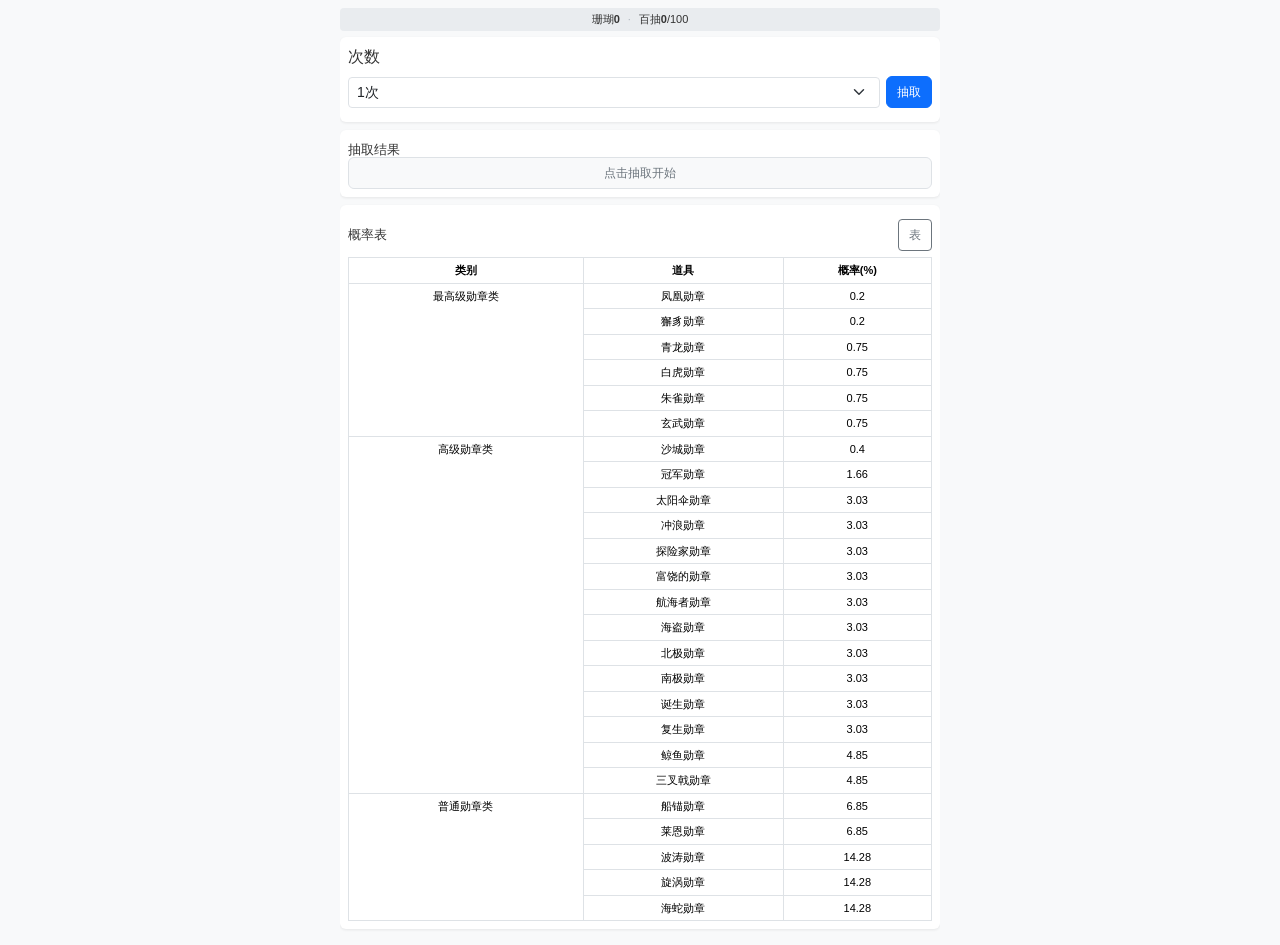
<file: badge-box.html>
<!DOCTYPE html><html lang="zh-CN"><head><meta charset="UTF-8"><meta name="viewport"content="width=device-width, initial-scale=1.0, maximum-scale=1.0, user-scalable=no, viewport-fit=cover"><meta name="description"content="钓鱼发烧友抽勋章宝箱模拟器，在线模拟勋章宝箱抽取概率与奖励，支持多语言界面"><meta name="keywords"content="钓鱼发烧友,抽勋章,宝箱模拟,勋章宝箱,游戏工具"><meta name="author"content="海盗毕业"><meta name="robots"content="index, follow"><title>勋章宝箱模拟器</title><link href="https://cdn.jsdelivr.net/npm/bootstrap@5.3.0/dist/css/bootstrap.min.css"rel="stylesheet"><link href="css/simulator-common.css"rel="stylesheet"><script src="https://cdn.jsdelivr.net/npm/bootstrap@5.3.0/dist/js/bootstrap.bundle.min.js"></script><style>.draw-row{display:flex;gap:6px;align-items:flex-end;margin-bottom:6px}.draw-row.form-label{font-size:11px;margin-bottom:2px}.draw-row.form-select{font-size:12px;padding:4px 8px}.badge-name{font-weight:bold;font-size:12px}.badge-type{font-size:10px;color:#6c757d}</style></head><body><script src="js/formatUtils.js"></script><script src="js/simulator-layout.js"></script><div class="page-wrap"><div class="top-stats-bar"><span>珊瑚<strong id="total-cost">0</strong></span><span class="stat-sep">·</span><span>百抽<strong id="cycle-count">0</strong>/100</span></div><div class="equipment-card craft-main"><div class="draw-row"><div class="flex-grow-1"><label class="form-label"for="draw-count">次数</label><select id="draw-count"class="form-select form-select-sm"><option value="1">1次</option><option value="10">10次</option><option value="50">50次</option><option value="100">100次</option></select></div><button id="draw-button"class="btn btn-primary"type="button"style="margin-top: 0; flex-shrink: 0;">抽取</button></div><div id="draw-message"class="result-message"style="display: none;"></div></div><div class="equipment-card"><h3 class="mb-0"style="font-size: 13px; margin-bottom: 6px;">抽取结果</h3><div id="draw-results"class="badge-result sim-scroll-panel"><p style="font-size: 12px; text-align: center; color: #6c757d; margin: 0;">点击抽取开始</p></div></div><div class="equipment-card rules-card"><div class="d-flex justify-content-between align-items-center card-toggle-row"><h3 class="mb-0">概率表</h3><button class="btn btn-sm btn-outline-secondary"type="button"data-bs-toggle="collapse"data-bs-target="#probability-table"aria-expanded="false"aria-controls="probability-table">表</button></div><div class="collapse"id="probability-table"data-sim-collapse><table class="table table-bordered probability-table"><thead><tr><th>类别</th><th>道具</th><th>概率(%)</th></tr></thead><tbody><!--最高级勋章类--><tr><td rowspan="6">最高级勋章类</td><td>凤凰勋章</td><td>0.2</td></tr><tr><td>獬豸勋章</td><td>0.2</td></tr><tr><td>青龙勋章</td><td>0.75</td></tr><tr><td>白虎勋章</td><td>0.75</td></tr><tr><td>朱雀勋章</td><td>0.75</td></tr><tr><td>玄武勋章</td><td>0.75</td></tr><!--高级勋章类--><tr><td rowspan="14">高级勋章类</td><td>沙城勋章</td><td>0.4</td></tr><tr><td>冠军勋章</td><td>1.66</td></tr><tr><td>太阳伞勋章</td><td>3.03</td></tr><tr><td>冲浪勋章</td><td>3.03</td></tr><tr><td>探险家勋章</td><td>3.03</td></tr><tr><td>富饶的勋章</td><td>3.03</td></tr><tr><td>航海者勋章</td><td>3.03</td></tr><tr><td>海盗勋章</td><td>3.03</td></tr><tr><td>北极勋章</td><td>3.03</td></tr><tr><td>南极勋章</td><td>3.03</td></tr><tr><td>诞生勋章</td><td>3.03</td></tr><tr><td>复生勋章</td><td>3.03</td></tr><tr><td>鲸鱼勋章</td><td>4.85</td></tr><tr><td>三叉戟勋章</td><td>4.85</td></tr><!--普通勋章类--><tr><td rowspan="5">普通勋章类</td><td>船锚勋章</td><td>6.85</td></tr><tr><td>莱恩勋章</td><td>6.85</td></tr><tr><td>波涛勋章</td><td>14.28</td></tr><tr><td>旋涡勋章</td><td>14.28</td></tr><tr><td>海蛇勋章</td><td>14.28</td></tr></tbody></table></div></div></div><script>const SHARED_FOUR_BEAST_STORAGE='sharedFourBeastBadges';const MAX_FOUR_BEAST_INVENTORY=40;const FOUR_BEAST_TYPES=['qinglong','baihu','zhuque','xuanwu'];const FOUR_BEAST_NAMES={qinglong:'青龙勋章',baihu:'白虎勋章',zhuque:'朱雀勋章',xuanwu:'玄武勋章'};const FOUR_BEAST_ICONS={qinglong:'青',baihu:'白',zhuque:'雀',xuanwu:'玄'};const ALL_ATTRIBUTES=[{name:'增加饰品全部属性',tier:'mythic',valueRange:[100,150]},{name:'大鱼加成',tier:'mythic',valueRange:[20,35]},{name:'拽钓伤害',tier:'ultimate',valueRange:[100,130]},{name:'破防',tier:'ultimate',valueRange:[30,55]},{name:'力量条上升',tier:'ultimate',valueRange:[4,8]},{name:'力量技能追加伤害',tier:'ultimate',valueRange:[200,270]},{name:'增加线的效率',tier:'ultimate',valueRange:[0.2,0.4]},{name:'增加线的长度',tier:'mythic',valueRange:[1000,1700]}];function getRandomValueFromFixed(values,weights){if(!weights||weights.length===0){weights=[15,18,16,14,12,10,8,5,2]}const totalWeight=weights.reduce((a,b)=>a+b,0);let random=Math.random()*totalWeight;for(let i=0;i<Math.min(values.length,weights.length);i++){random-=weights[i];if(random<=0){return values[i]}}return values[values.length-1]}function generateFixedValues(min,max,count=20){const values=[];const step=(max-min)/(count-1);for(let i=0;i<count;i++){let value=min+step*i;value=Math.round(value*100)/100;values.push(value)}return values}function createFourBeastBadge(type,stars){const id=Date.now()+Math.random();const attributes=[];const attrCount=Math.min(stars,5);const shuffledAttrs=[...ALL_ATTRIBUTES].sort(()=>Math.random()-0.5);for(let i=0;i<attrCount;i++){const baseAttr=shuffledAttrs[i];const fixedValues=generateFixedValues(baseAttr.valueRange[0],baseAttr.valueRange[1]);const value=getRandomValueFromFixed(fixedValues);attributes.push({name:baseAttr.name,tier:baseAttr.tier,value:value})}return{id,type,name:FOUR_BEAST_NAMES[type],icon:FOUR_BEAST_ICONS[type],stars,attributes}}function getSharedFourBeastBadges(){try{const saved=localStorage.getItem(SHARED_FOUR_BEAST_STORAGE);return saved?JSON.parse(saved):[]}catch(e){console.error('Error loading shared four beast badges:',e);return[]}}function saveSharedFourBeastBadges(badges){try{localStorage.setItem(SHARED_FOUR_BEAST_STORAGE,JSON.stringify(badges))}catch(e){console.error('Error saving shared four beast badges:',e)}}function getFourBeastTypeFromName(name){if(name.includes('青龙'))return'qinglong';if(name.includes('白虎'))return'baihu';if(name.includes('朱雀'))return'zhuque';if(name.includes('玄武'))return'xuanwu';return null}function countFourBeastGroups(badges){const groups={};badges.forEach(badge=>{const key=`${badge.type}_${badge.stars}`;groups[key]=true});return Object.keys(groups).length}function addFourBeastBadgeToInventory(badgeName){const type=getFourBeastTypeFromName(badgeName);if(!type)return{added:0,total:0};let badges=getSharedFourBeastBadges();const addedStars=3;const existingIndex=badges.findIndex(b=>b.type===type&&b.stars===addedStars);if(existingIndex>=0){const newBadge=createFourBeastBadge(type,addedStars);badges.push(newBadge);saveSharedFourBeastBadges(badges);return{added:1,total:countFourBeastGroups(badges)}}const currentGroups=countFourBeastGroups(badges);if(currentGroups<MAX_FOUR_BEAST_INVENTORY){const newBadge=createFourBeastBadge(type,addedStars);badges.push(newBadge);saveSharedFourBeastBadges(badges);return{added:1,total:countFourBeastGroups(badges)}}return{added:0,total:currentGroups}}function loadData(){const saved=localStorage.getItem('badgeBoxData');if(saved){const data=JSON.parse(saved);totalCost=data.totalCost||0;cycleCount=data.cycleCount||0;pendingReward=data.pendingReward||false;totalCostElement.textContent=formatUtils.formatNumber(totalCost).display;cycleCountElement.textContent=cycleCount;if(pendingReward){setTimeout(()=>{showFourBeastRewardModal()},600)}if(data.drawResults){showDrawResults(data.drawResults)}}}function saveData(drawResults=null){const data={totalCost:totalCost,cycleCount:cycleCount,pendingReward:pendingReward,drawResults:drawResults};localStorage.setItem('badgeBoxData',JSON.stringify(data))}const badgeProbabilities=[{name:"凤凰勋章",type:"最高级勋章类",probability:0.2},{name:"獬豸勋章",type:"最高级勋章类",probability:0.2},{name:"青龙勋章",type:"最高级勋章类",probability:0.75},{name:"白虎勋章",type:"最高级勋章类",probability:0.75},{name:"朱雀勋章",type:"最高级勋章类",probability:0.75},{name:"玄武勋章",type:"最高级勋章类",probability:0.75},{name:"沙城勋章",type:"高级勋章类",probability:0.4},{name:"冠军勋章",type:"高级勋章类",probability:1.66},{name:"太阳伞勋章",type:"高级勋章类",probability:3.03},{name:"冲浪勋章",type:"高级勋章类",probability:3.03},{name:"探险家勋章",type:"高级勋章类",probability:3.03},{name:"富饶的勋章",type:"高级勋章类",probability:3.03},{name:"航海者勋章",type:"高级勋章类",probability:3.03},{name:"海盗勋章",type:"高级勋章类",probability:3.03},{name:"北极勋章",type:"高级勋章类",probability:3.03},{name:"南极勋章",type:"高级勋章类",probability:3.03},{name:"诞生勋章",type:"高级勋章类",probability:3.03},{name:"复生勋章",type:"高级勋章类",probability:3.03},{name:"鲸鱼勋章",type:"高级勋章类",probability:4.85},{name:"三叉戟勋章",type:"高级勋章类",probability:4.85},{name:"船锚勋章",type:"普通勋章类",probability:6.85},{name:"莱恩勋章",type:"普通勋章类",probability:6.85},{name:"波涛勋章",type:"普通勋章类",probability:14.28},{name:"旋涡勋章",type:"普通勋章类",probability:14.28},{name:"海蛇勋章",type:"普通勋章类",probability:14.28}];let totalCost=0;let cycleCount=0;let pendingReward=false;let hideTimeoutId=null;function showResult(element,success,message=null){if(hideTimeoutId){clearTimeout(hideTimeoutId);hideTimeoutId=null}element.style.display='block';if(success){element.className='result-message success-message';element.textContent=message||'成功！'}else{element.className='result-message failure-message';element.textContent=message||'失败！'}hideTimeoutId=setTimeout(()=>{element.style.display='none';hideTimeoutId=null},10000)}const totalCostElement=document.getElementById('total-cost');const cycleCountElement=document.getElementById('cycle-count');const drawCountElement=document.getElementById('draw-count');const drawButton=document.getElementById('draw-button');const drawResultsElement=document.getElementById('draw-results');const drawMessageElement=document.getElementById('draw-message');function drawBadge(){const random=Math.random()*100;let cumulativeProbability=0;for(const badge of badgeProbabilities){cumulativeProbability+=badge.probability;if(random<=cumulativeProbability){return badge}}return badgeProbabilities[badgeProbabilities.length-1]}function drawBadges(count){const results=[];for(let i=0;i<count;i++){results.push(drawBadge())}return results}function showDrawResults(results){if(results.length===0){drawResultsElement.innerHTML='<p style="font-size: 13px; text-align: center; color: #6c757d;">点击上方按钮开始抽取</p>';return}let html='';const typeCounts={};results.forEach(badge=>{if(!typeCounts[badge.type]){typeCounts[badge.type]=0}typeCounts[badge.type]++});const trueTopTierBadges=['凤凰勋章','獬豸勋章','青龙勋章','白虎勋章','朱雀勋章','玄武勋章'];let trueTopTierCount=0;results.forEach(badge=>{if(trueTopTierBadges.includes(badge.name)){trueTopTierCount++}});html+='<div class="mb-3">';for(const[type,count]of Object.entries(typeCounts)){let style='';let displayCount=count;if(type==='最高级勋章类'){style='color: red;';displayCount=trueTopTierCount}html+=`<p style="font-size: 12px; margin: 0; ${style}">${type}：${displayCount}个</p>`}html+='</div>';if(trueTopTierCount>0){html+='<div class="mb-3" style="padding: 8px; background-color: #fff3f3; border-radius: 4px; border: 1px solid #ffcdd2;">';html+='<p style="font-size: 12px; margin: 0; color: red;">恭喜获得最高级勋章！</p>';html+='</div>'}html+='<div class="row">';results.forEach((badge,index)=>{const isTrueTopTier=trueTopTierBadges.includes(badge.name);const nameStyle=isTrueTopTier?'color: red;':'';const typeStyle=isTrueTopTier?'color: red;':'';html+=`<div class="col-6 mb-2"><div style="padding: 8px; background-color: #ffffff; border-radius: 4px; border: 1px solid #dee2e6;"><div class="badge-name"style="${nameStyle}">${badge.name}</div><div class="badge-type"style="${typeStyle}">${badge.type}</div></div></div>`});html+='</div>';drawResultsElement.innerHTML=html}function showFourBeastRewardModal(){saveData();const options=['青龙勋章','白虎勋章','朱雀勋章','玄武勋章'];const selected=window.prompt('恭喜完成100抽！\n请输入编号领取奖励：\n1=青龙勋章 2=白虎勋章\n3=朱雀勋章 4=玄武勋章\n*可取消，稍后刷新网页继续领取。','1');const index=parseInt(selected)-1;if(index>=0&&index<options.length){const badgeName=options[index];const result=addFourBeastBadgeToInventory(badgeName);if(result.added>0){pendingReward=false;cycleCount=cycleCount%100;cycleCountElement.textContent=cycleCount;saveData();showResult(drawMessageElement,true,`百抽奖励：${badgeName}已发送到制作库！`)}else{saveData();showResult(drawMessageElement,false,'库存已满，奖励发送失败！')}}else{saveData();showResult(drawMessageElement,false,'未领取百抽奖励，刷新页面后会再次弹出！')}}drawButton.addEventListener('click',()=>{const count=parseInt(drawCountElement.value);const cost=count*12;totalCost+=cost;cycleCount+=count;totalCostElement.textContent=formatUtils.formatNumber(totalCost).display;if(cycleCount>=100&&!pendingReward){pendingReward=true;saveData();setTimeout(()=>{showFourBeastRewardModal()},300)}cycleCountElement.textContent=Math.min(cycleCount,100);const results=drawBadges(count);showDrawResults(results);const fourBeastBadges=['青龙勋章','白虎勋章','朱雀勋章','玄武勋章'];const trueTopTierBadges=['凤凰勋章','獬豸勋章','青龙勋章','白虎勋章','朱雀勋章','玄武勋章'];let fourBeastAdded=0;let fourBeastSkipped=0;results.forEach(badge=>{if(fourBeastBadges.includes(badge.name)){const result=addFourBeastBadgeToInventory(badge.name);fourBeastAdded+=result.added;if(result.added===0){fourBeastSkipped+=1}}});let message='';const hasTopTier=results.some(badge=>trueTopTierBadges.includes(badge.name));if(fourBeastAdded>0){message=`抽到${fourBeastAdded}个四神兽勋章已同步到制作库！`;if(fourBeastSkipped>0){message+=`（${fourBeastSkipped}个因库存已满未添加）`}}else if(hasTopTier){message='恭喜！抽到了最高级勋章！'}else{message=`抽取完成！共抽取${count}次`}showResult(drawMessageElement,true,message);saveData(results)});loadData();</script></body></html>
</file>
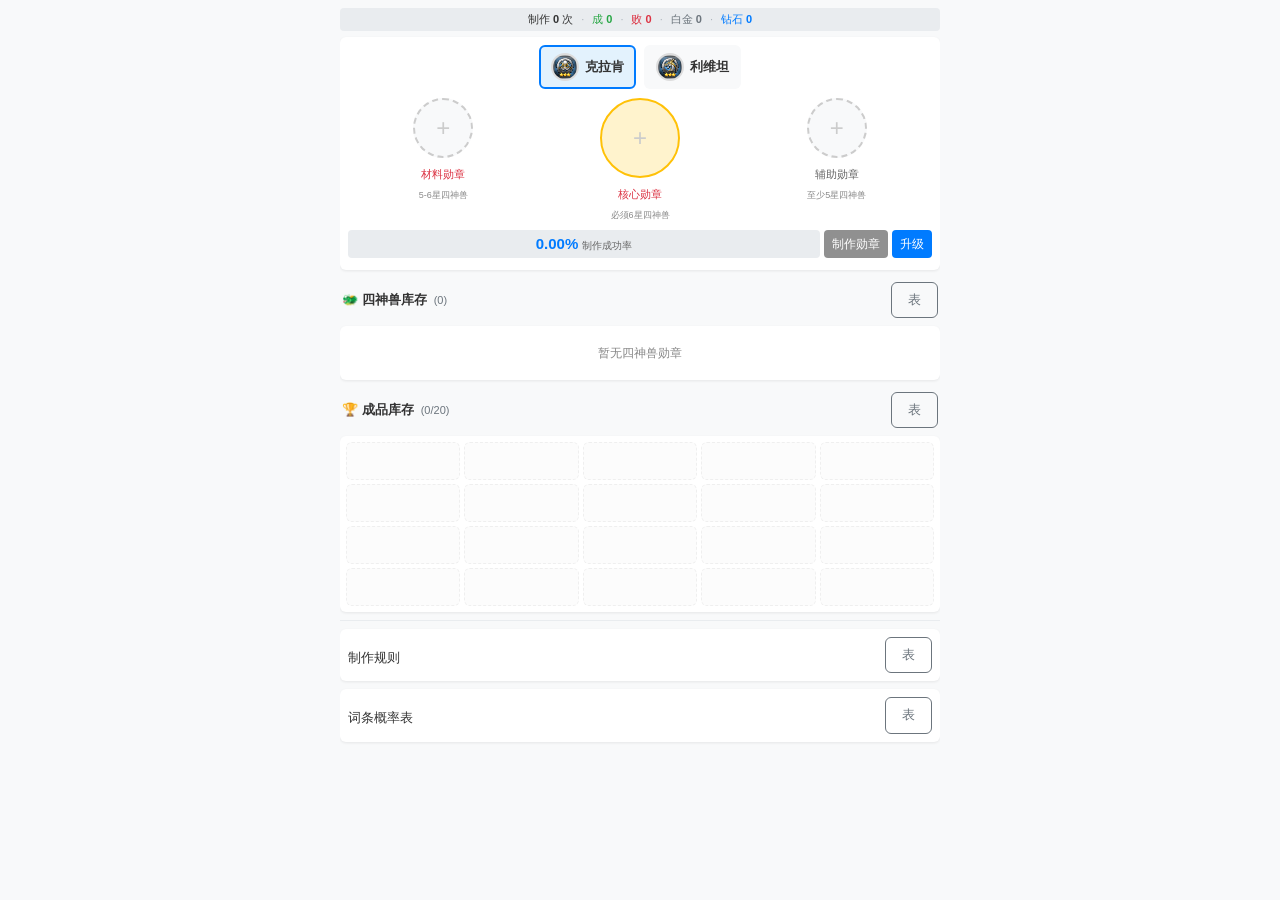
<file: badge-craft.html>
<!DOCTYPE html>
<html lang="zh-CN">
<head>
    <meta charset="UTF-8">
    <meta name="viewport" content="width=device-width, initial-scale=1.0, maximum-scale=1.0, user-scalable=no, viewport-fit=cover">
    <meta name="description" content="钓鱼发烧友勋章制作模拟器，在线模拟勋章制作成功率与成本消耗">
    <meta name="keywords" content="钓鱼发烧友,勋章制作,勋章合成,游戏工具">
    <meta name="author" content="海盗毕业">
    <meta name="robots" content="index, follow">
    <title>勋章制作模拟器</title>
    <link href="https://cdn.jsdelivr.net/npm/bootstrap@5.3.0/dist/css/bootstrap.min.css" rel="stylesheet">
    <link href="css/simulator-common.css" rel="stylesheet">
    <script src="https://cdn.jsdelivr.net/npm/bootstrap@5.3.0/dist/js/bootstrap.bundle.min.js"></script>
    <script src="js/simulator-layout.js"></script>
    <style>

        .target-selector {
            display: flex;
            gap: 8px;
            justify-content: center;
            margin: 0 0 6px;
            flex-wrap: wrap;
        }

        .target-option {
            display: flex;
            align-items: center;
            gap: 6px;
            padding: 6px 10px;
            border-radius: 6px;
            cursor: pointer;
            background-color: #f8f9fa;
            border: 2px solid transparent;
            transition: all 0.2s ease;
        }

        .target-option:hover {
            background-color: #e9ecef;
        }

        .target-option.selected {
            border-color: #007bff;
            background-color: #e3f2fd;
        }

        .target-option input {
            position: absolute;
            opacity: 0;
            width: 0;
            height: 0;
            margin: 0;
        }

        .target-icon {
            width: 28px;
            height: 28px;
            border-radius: 50%;
            display: inline-block;
            background-size: cover;
            background-position: center;
            background-repeat: no-repeat;
            border: 2px solid #ddd;
        }

        .target-icon-kraken {
            background-image: url('images/0.jpg');
        }

        .target-icon-leviathan {
            background-image: url('images/1.jpg');
        }

        .target-name {
            font-weight: bold;
            font-size: 13px;
        }

        .badge-slots-container {
            display: flex;
            justify-content: center;
            align-items: flex-start;
            gap: 6px;
            margin: 6px 0 4px;
            flex-wrap: nowrap;
        }

        .badge-slot {
            display: flex;
            flex-direction: column;
            align-items: center;
            gap: 5px;
            flex: 1;
            min-width: 80px;
            overflow: visible;
            padding: 3px;
        }

        .slot-label {
            font-size: 11px;
            color: #666;
            margin-top: 3px;
        }

        .slot-label.required {
            color: #dc3545;
        }

        .slot-requirement {
            font-size: 9px;
            color: #888;
            margin-top: 2px;
            white-space: nowrap;
        }

        .badge-circle {
            width: 60px;
            height: 60px;
            border-radius: 50%;
            border: 2px dashed #ccc;
            display: flex;
            align-items: center;
            justify-content: center;
            cursor: pointer;
            transition: all 0.3s ease;
            background-color: #f8f9fa;
            position: relative;
        }

        .badge-circle:hover {
            border-color: #007bff;
            background-color: #e3f2fd;
        }

        .badge-circle.has-badge {
            border-style: solid;
            border-color: #ffc107;
            background-color: #fff3cd;
        }

        .badge-circle .plus-icon {
            font-size: 24px;
            color: #ccc;
        }

        .badge-circle .slot-stars {
            position: absolute;
            bottom: 2px;
            font-size: 7px;
        }

        .slot-stars .star {
            color: #ffc107;
            text-shadow: 0 0 2px rgba(0,0,0,0.1);
        }

        .slot-stars .star.empty {
            color: #ccc;
            text-shadow: none;
        }

        .badge-display {
            width: 50px;
            height: 50px;
            border-radius: 50%;
            display: flex;
            flex-direction: column;
            align-items: center;
            justify-content: center;
            font-size: 22px;
            position: relative;
        }

        .badge-display.qinglong,
        .badge-display.baihu,
        .badge-display.zhuque,
        .badge-display.xuanwu {
            font-weight: bold;
        }

        .badge-stars-4 {
            background: linear-gradient(135deg, #d4edda 0%, #c3e6cb 100%);
            border: 2px solid #28a745;
            color: #155724;
        }

        .badge-stars-3 {
            background: linear-gradient(135deg, #e9ecef 0%, #dee2e6 100%);
            border: 2px solid #adb5bd;
            color: #343a40;
        }

        .badge-stars-5 {
            background: linear-gradient(135deg, #fff3cd 0%, #ffeeba 100%);
            border: 2px solid #fd7e14;
            color: #856404;
        }

        .badge-stars-6 {
            background: linear-gradient(135deg, #f8d7da 0%, #f5c6cb 100%);
            border: 2px solid #dc3545;
            color: #721c24;
        }

        .badge-display.kraken {
            background-image: url('images/0.jpg');
            background-size: cover;
            background-position: center;
            background-repeat: no-repeat;
            border: 2px solid #6a6a8a;
            overflow: hidden;
        }

        .badge-display.kraken span {
            display: none;
        }

        .badge-display.leviathan {
            background-image: url('images/1.jpg');
            background-size: cover;
            background-position: center;
            background-repeat: no-repeat;
            border: 2px solid #8a6a3a;
            overflow: hidden;
        }

        .badge-display.leviathan span {
            display: none;
        }

        .badge-display.crafted-badge-display {
            background-image: none !important;
            background: linear-gradient(135deg, #f8f9fa 0%, #e9ecef 100%);
            border: 2px solid #adb5bd;
            color: #333;
            overflow: visible;
            font-weight: bold;
        }

        .badge-display.crafted-badge-display.badge-stars-3 {
            background: linear-gradient(135deg, #e9ecef 0%, #ced4da 100%);
            border: 2px solid #adb5bd;
            color: #343a40;
        }

        .badge-display.crafted-badge-display.badge-stars-4 {
            background: linear-gradient(135deg, #d4edda 0%, #c3e6cb 100%);
            border: 2px solid #28a745;
            color: #155724;
        }

        .badge-display.crafted-badge-display.badge-stars-5 {
            background: linear-gradient(135deg, #fff3cd 0%, #ffeeba 100%);
            border: 2px solid #fd7e14;
            color: #856404;
        }

        .badge-display.crafted-badge-display.badge-stars-6 {
            background: linear-gradient(135deg, #f8d7da 0%, #f5c6cb 100%);
            border: 2px solid #dc3545;
            color: #721c24;
        }

        .badge-display.crafted-badge-display span {
            display: inline !important;
        }

        .badge-stars {
            position: absolute;
            bottom: 2px;
            font-size: 7px;
        }

        .badge-stars .star {
            color: #ffc107;
            text-shadow: 0 0 2px rgba(0,0,0,0.1);
        }

        .badge-stars .star.empty {
            color: #ccc;
            text-shadow: none;
        }

        .central-badge {
            width: 80px;
            height: 80px;
            border-radius: 50%;
            background-color: #fff3cd;
            border: 2px solid #ffc107;
            display: flex;
            align-items: center;
            justify-content: center;
            position: relative;
        }

        .central-badge .badge-display {
            width: 65px;
            height: 65px;
            font-size: 28px;
        }

        .central-badge .badge-stars {
            font-size: 9px;
            bottom: 3px;
        }

        .result-message {
            padding: 8px 15px;
            border-radius: 6px;
            text-align: center;
            font-weight: bold;
            margin: 10px 0;
            display: none;
            font-size: 12px;
        }

        .success-message {
            background-color: #d4edda;
            color: #155724;
            border: 1px solid #c3e6cb;
        }

        .failure-message {
            background-color: #f8d7da;
            color: #721c24;
            border: 1px solid #f5c6cb;
        }

        .result-modal-overlay {
            position: fixed;
            top: 0;
            left: 0;
            right: 0;
            bottom: 0;
            background-color: transparent;
            display: none;
            align-items: center;
            justify-content: center;
            z-index: 2000;
            padding: 20px;
            animation: fadeIn 0.2s ease;
            pointer-events: none;
        }

        .result-modal-overlay.show {
            display: flex;
        }

        .result-modal {
            background-color: white;
            border-radius: 16px;
            padding: 24px;
            max-width: 360px;
            width: 100%;
            max-height: 80vh;
            overflow-y: auto;
            animation: scaleIn 0.3s ease;
            box-shadow: 0 20px 60px rgba(0, 0, 0, 0.3);
            position: relative;
            pointer-events: auto;
        }

        .result-modal.success {
            border-top: 4px solid #28a745;
        }

        .result-modal.failure {
            border-top: 4px solid #dc3545;
        }

        .result-modal-close {
            position: absolute;
            top: 12px;
            right: 12px;
            width: 32px;
            height: 32px;
            border: none;
            background: #f1f3f4;
            border-radius: 50%;
            font-size: 20px;
            cursor: pointer;
            color: #666;
            display: flex;
            align-items: center;
            justify-content: center;
            transition: all 0.2s ease;
        }

        .result-modal-close:hover {
            background: #e9ecef;
            color: #333;
        }

        .result-modal-header {
            text-align: center;
            margin-bottom: 20px;
        }

        .result-modal-title {
            font-size: 22px;
            font-weight: bold;
            margin-bottom: 8px;
        }

        .result-modal.success .result-modal-title {
            color: #28a745;
        }

        .result-modal.failure .result-modal-title {
            color: #dc3545;
        }

        .result-modal-icon {
            font-size: 48px;
            margin-bottom: 8px;
            text-align: center;
            display: flex;
            align-items: center;
            justify-content: center;
        }

        .result-modal-content {
            text-align: center;
        }

        .result-modal-content .craft-result-badge {
            margin: 16px 0;
        }

        .result-modal-content .result-attributes {
            margin-top: 16px;
        }

        /* 成品库预览（适配主页 iframe 高度） */
        .crafted-preview-overlay {
            position: fixed;
            inset: 0;
            z-index: 2000;
            display: none;
            flex-direction: column;
            justify-content: center;
            padding: 6px;
            background: transparent;
            overflow: hidden;
            box-sizing: border-box;
        }

        .crafted-preview-overlay.show {
            display: flex;
        }

        .crafted-preview-panel {
            display: flex;
            flex-direction: column;
            max-height: 100%;
            width: 100%;
            max-width: 360px;
            margin: 0 auto;
            background: #fff;
            border-radius: 10px;
            border: 1px solid #007bff;
            box-shadow: 0 4px 16px rgba(0, 0, 0, 0.12);
            overflow: hidden;
        }

        .crafted-preview-header {
            display: flex;
            align-items: flex-start;
            justify-content: space-between;
            gap: 8px;
            padding: 10px 12px 8px;
            border-bottom: 1px solid #e9ecef;
            flex-shrink: 0;
        }

        .crafted-preview-title {
            margin: 0;
            font-size: 15px;
            line-height: 1.3;
            color: #333;
            flex: 1;
            min-width: 0;
        }

        .crafted-preview-close {
            flex-shrink: 0;
            width: 28px;
            height: 28px;
            border: none;
            border-radius: 50%;
            background: #f1f3f4;
            color: #666;
            font-size: 18px;
            line-height: 1;
            cursor: pointer;
            padding: 0;
        }

        .crafted-preview-close:hover {
            background: #e9ecef;
            color: #333;
        }

        .crafted-preview-top {
            display: flex;
            align-items: center;
            gap: 10px;
            padding: 8px 12px;
            flex-shrink: 0;
        }

        .crafted-preview-top .badge-display {
            width: 48px;
            height: 48px;
            font-size: 18px;
            flex-shrink: 0;
        }

        .crafted-preview-skill {
            font-size: 11px;
            line-height: 1.35;
            color: #666;
            min-width: 0;
        }

        .crafted-preview-skill strong {
            color: #fd7e14;
            font-size: 12px;
        }

        .crafted-preview-body {
            flex: 1;
            min-height: 0;
            overflow-y: auto;
            -webkit-overflow-scrolling: touch;
            padding: 6px 12px 8px;
            font-size: 11px;
        }

        .crafted-preview-attr-main {
            font-weight: bold;
            margin-bottom: 4px;
            padding: 4px 8px;
            border-radius: 4px;
            background: #f0f4ff;
        }

        .crafted-preview-attr {
            padding: 4px 8px;
            margin: 2px 0;
            border-radius: 4px;
            background: #f8f9fa;
            line-height: 1.35;
        }

        .crafted-preview-footer {
            flex-shrink: 0;
            padding: 8px 12px 10px;
            border-top: 1px solid #e9ecef;
            background: #fff;
        }

        .crafted-preview-footer .btn {
            margin-top: 0;
            font-size: 13px;
            padding: 6px 12px;
        }

        .crafted-preview-footer-hint {
            font-size: 10px;
            color: #666;
            margin-top: 4px;
            text-align: center;
            line-height: 1.3;
        }

        .crafted-preview-maxed {
            font-size: 11px;
            color: #666;
            text-align: center;
            padding: 4px 0;
        }

        .result-modal-btn {
            display: block;
            width: 100%;
            margin-top: 20px;
            padding: 12px;
            font-size: 15px;
            font-weight: bold;
            border: none;
            border-radius: 8px;
            cursor: pointer;
            transition: all 0.2s ease;
        }

        .result-modal.success .result-modal-btn {
            background: linear-gradient(135deg, #28a745 0%, #20c997 100%);
            color: white;
        }

        .result-modal.failure .result-modal-btn {
            background: linear-gradient(135deg, #dc3545 0%, #fd7e14 100%);
            color: white;
        }

        .result-modal-btn:hover {
            transform: translateY(-2px);
            box-shadow: 0 4px 12px rgba(0, 0, 0, 0.2);
        }

        .result-modal.success .result-modal-btn:hover {
            background: linear-gradient(135deg, #218838 0%, #19c594 100%);
        }

        .result-modal.failure .result-modal-btn:hover {
            background: linear-gradient(135deg, #c82333 0%, #e5690c 100%);
        }

        @keyframes fadeIn {
            from { opacity: 0; }
            to { opacity: 1; }
        }

        @keyframes scaleIn {
            from {
                opacity: 0;
                transform: scale(0.9);
            }
            to {
                opacity: 1;
                transform: scale(1);
            }
        }

        .stats-card {
            background-color: white;
            border-radius: 6px;
            padding: 10px;
            margin-bottom: 10px;
            box-shadow: 0 2px 4px rgba(0,0,0,0.1);
        }

        .stats-row {
            display: flex;
            justify-content: space-between;
            margin: 5px 0;
            font-size: 12px;
        }

        .stats-row .label {
            color: #666;
        }

        .stats-row .value {
            color: #333;
            font-weight: bold;
        }

        .craft-action-row {
            display: flex;
            align-items: center;
            gap: 4px;
            margin: 4px 0;
        }

        .craft-action-row .probability-display {
            flex: 1;
            min-width: 0;
            margin: 0;
            padding: 4px 6px;
            background-color: #e9ecef;
            border-radius: 4px;
            min-height: 28px;
            display: flex;
            align-items: center;
            justify-content: center;
        }

        .craft-action-row .probability-line {
            display: flex;
            flex-wrap: nowrap;
            align-items: baseline;
            justify-content: center;
            gap: 4px;
            width: 100%;
            min-width: 0;
            line-height: 1.2;
        }

        .craft-action-row .probability-value {
            font-size: 15px;
            font-weight: bold;
            color: #007bff;
            line-height: 1;
            flex-shrink: 0;
        }

        .craft-action-row .probability-label {
            font-size: 10px;
            color: #666;
            flex-shrink: 0;
            white-space: nowrap;
        }

        .craft-action-row .action-hint {
            font-size: 10px;
            color: #28a745;
            text-align: center;
            white-space: nowrap;
            overflow: hidden;
            text-overflow: ellipsis;
        }

        .craft-action-row #probability-breakdown {
            font-size: 9px;
            color: #666;
            min-width: 0;
            overflow: hidden;
            text-overflow: ellipsis;
            white-space: nowrap;
            flex: 1 1 auto;
        }

        .craft-action-row #probability-breakdown:empty {
            display: none;
        }

        .craft-action-row #probability-breakdown:not(:empty)::before {
            content: '·';
            margin-right: 4px;
            color: #adb5bd;
        }

        .craft-action-row .hidden-probability {
            display: none;
        }

        .craft-action-row .craft-btn-wrap {
            flex: 0 0 auto;
            max-width: none;
            margin: 0;
            display: flex;
            align-items: center;
            gap: 4px;
        }

        .craft-action-row .craft-btn-wrap .btn {
            margin: 0;
            display: flex;
            align-items: center;
            justify-content: center;
            white-space: nowrap;
            font-size: 12px;
            line-height: 1.2;
            padding: 0 8px;
            height: 28px;
            border-radius: 4px;
        }

        .probability-display {
            text-align: center;
            padding: 8px 6px;
            background-color: #e9ecef;
            border-radius: 6px;
            margin: 6px 0 4px;
        }

        .probability-value {
            font-size: 20px;
            font-weight: bold;
            color: #007bff;
            line-height: 1.1;
        }

        #probability-breakdown {
            font-size: 9px;
            color: #666;
            margin-top: 2px;
            line-height: 1.3;
        }

        .probability-label {
            font-size: 11px;
            color: #666;
            margin-top: 4px;
        }

        .hidden-probability {
            font-size: 9px;
            color: #999;
            margin-top: 4px;
        }

        .btn {
            font-size: 13px;
            padding: 8px 16px;
            border-radius: 6px;
            font-weight: 500;
            transition: all 0.2s ease;
        }

        .btn-primary {
            background-color: #007bff;
            border: none;
        }

        .btn-primary:hover {
            background-color: #0056b3;
            transform: translateY(-1px);
            box-shadow: 0 4px 8px rgba(0,123,255,0.3);
        }

        .btn-primary:disabled {
            background: #555;
            cursor: not-allowed;
            transform: none;
            box-shadow: none;
        }

        .badge-selector {
            position: fixed;
            top: 0;
            left: 0;
            right: 0;
            bottom: 0;
            background: transparent;
            display: none;
            align-items: center;
            justify-content: center;
            z-index: 1000;
            padding: 20px;
            animation: slideUp 0.3s ease;
        }

        .badge-selector.show {
            display: flex;
        }

        .selector-content {
            background-color: white;
            border-radius: 8px;
            padding: 15px;
            max-width: 400px;
            width: 100%;
            max-height: 80vh;
            overflow-y: auto;
            box-shadow: 0 4px 20px rgba(0,0,0,0.2);
            border: 1px solid #dc3545;
            animation: slideUp 0.3s ease;
        }

        .selector-header {
            display: flex;
            justify-content: space-between;
            align-items: center;
            margin-bottom: 12px;
        }

        .selector-header h4 {
            margin: 0;
            font-size: 16px;
            color: #333;
        }

        .close-btn {
            background: none;
            border: none;
            color: #666;
            font-size: 24px;
            cursor: pointer;
            padding: 0 5px;
            line-height: 1;
        }

        .close-btn:hover {
            color: #333;
        }

        .badge-option {
            display: flex;
            align-items: center;
            gap: 10px;
            padding: 10px;
            border-radius: 6px;
            cursor: pointer;
            transition: all 0.2s ease;
            margin-bottom: 8px;
            background-color: #f8f9fa;
            border: 2px solid transparent;
        }

        .badge-option:hover {
            background-color: #e9ecef;
        }

        .badge-option.selected {
            border-color: #007bff;
            background-color: #e3f2fd;
        }

        .badge-option.disabled {
            opacity: 0.4;
            cursor: not-allowed;
        }

        .badge-option .badge-display {
            width: 45px;
            height: 45px;
            font-size: 20px;
            flex-shrink: 0;
        }

        .badge-option .badge-stars {
            font-size: 7px;
        }

        .badge-option .badge-info {
            flex: 1;
        }

        .badge-option .badge-name {
            font-weight: bold;
            font-size: 13px;
            color: #333;
        }

        .badge-option .badge-desc {
            font-size: 11px;
            color: #666;
            margin-top: 2px;
        }

        .attribute-badge {
            display: inline-block;
            padding: 2px 8px;
            border-radius: 4px;
            font-size: 10px;
            margin: 2px;
        }

        .attr-mythic {
            background-color: #fff3e0;
            color: #d97706;
        }

        .attr-ultimate {
            background-color: #fff3cd;
            color: #856404;
        }

        .attr-legend {
            background-color: #f8d7da;
            color: #721c24;
        }

        .attr-hero {
            background-color: #d1ecf1;
            color: #0c5460;
        }

        .attr-rare {
            background-color: #d4edda;
            color: #155724;
        }

        .attr-advanced {
            background-color: #cce5ff;
            color: #004085;
        }

        .attr-common {
            background-color: #f5f5f5;
            color: #666;
        }

        .inventory-section {
            margin-top: 8px;
        }

        .inventory-header {
            display: flex;
            justify-content: space-between;
            align-items: center;
            margin-bottom: 4px;
            gap: 6px;
            padding: 4px 2px;
        }

        .inventory-card {
            background-color: white;
            border-radius: 6px;
            padding: 6px;
            box-shadow: 0 1px 3px rgba(0,0,0,0.08);
        }

        .inventory-scroll {
            max-height: none;
            overflow: visible;
        }

        .inventory-title {
            font-size: 13px;
            font-weight: bold;
            color: #333;
        }

        .inventory-count {
            font-size: 11px;
            font-weight: normal;
            color: #6c757d;
            margin-left: 4px;
        }

        body.badge-pick-mode .inventory-stash--active .inventory-card {
            border: 2px solid #007bff;
            border-radius: 8px;
        }

        #four-beast-grid.inventory-pick-target .badge-grid-item:active {
            background-color: #e3f2fd;
        }

        .badge-grid-item--empty {
            cursor: default;
            opacity: 0.45;
            border-style: dotted;
            background: #fafafa;
        }

        .badge-grid-item--empty:active {
            transform: none;
            background: #fafafa;
        }

        .inventory-empty-hint {
            grid-column: 1 / -1;
            text-align: center;
            font-size: 12px;
            color: #888;
            padding: 12px 8px;
        }

        .info-message {
            display: block;
            background-color: #e7f1ff;
            color: #004085;
            border: 1px solid #b8daff;
        }

        .inventory-actions {
            display: flex;
            gap: 4px;
            align-items: center;
            flex-shrink: 0;
        }

        .inventory-actions .btn {
            margin-top: 0;
        }

        .inventory-stash .badge-grid {
            display: grid;
            grid-template-columns: repeat(5, 1fr);
            gap: 4px;
        }

        .inventory-stash .badge-grid-item {
            display: flex;
            align-items: center;
            justify-content: center;
            padding: 2px;
            cursor: pointer;
            border: 1px dashed #ddd;
            border-radius: 6px;
            transition: background-color 0.15s ease, border-color 0.15s ease;
            position: relative;
        }

        .inventory-stash .badge-grid-item:hover {
            border-color: #007bff;
            background-color: #e3f2fd;
        }

        .inventory-stash .badge-grid-item .badge-display {
            width: 34px;
            height: 34px;
            font-size: 14px;
            flex-shrink: 0;
        }

        .inventory-stash .badge-grid-item .badge-stars {
            font-size: 6px;
            bottom: 1px;
        }

        .inventory-stash .badge-grid-count {
            position: absolute;
            top: 0;
            left: 0;
            z-index: 3;
            min-width: 14px;
            height: 14px;
            padding: 0 3px;
            background: rgba(0, 123, 255, 0.92);
            color: #fff;
            font-size: 8px;
            font-weight: bold;
            line-height: 14px;
            text-align: center;
            border-radius: 7px;
        }

        .inventory-stash .badge-grid-item--empty {
            min-height: 38px;
        }

        .inventory-stash .badge-delete-btn {
            top: 0;
            right: 0;
            width: 16px;
            height: 16px;
            font-size: 12px;
            line-height: 16px;
        }

        .inventory-stash .badge-delete-btn::before {
            inset: -5px;
        }

        .badge-delete-btn {
            position: absolute;
            top: 3px;
            right: 3px;
            width: 18px;
            height: 18px;
            border: none;
            border-radius: 50%;
            background-color: rgba(255, 255, 255, 0.85);
            color: #888;
            font-size: 14px;
            line-height: 18px;
            padding: 0;
            cursor: pointer;
            display: flex;
            align-items: center;
            justify-content: center;
            box-shadow: 0 1px 3px rgba(0,0,0,0.14);
            z-index: 2;
            touch-action: manipulation;
        }

        .badge-delete-btn::before {
            content: '';
            position: absolute;
            inset: -6px;
            border-radius: 50%;
        }

        .badge-delete-btn:hover {
            background-color: rgba(220, 53, 69, 0.9);
            color: white;
            transform: scale(1.08);
        }

        .badge-delete-btn:active {
            background-color: rgba(220, 53, 69, 0.9);
            color: white;
            transform: scale(0.96);
        }

        .craft-result-badge {
            width: 70px;
            height: 70px;
            margin: 0 auto;
        }

        .craft-result-badge .badge-display {
            width: 60px;
            height: 60px;
            font-size: 26px;
        }

        .craft-result-badge .badge-stars {
            font-size: 9px;
        }

        .result-attributes {
            margin-top: 10px;
            font-size: 11px;
            text-align: left;
        }

        .result-attr-item {
            padding: 4px 8px;
            margin: 2px 0;
            border-radius: 4px;
            background-color: rgba(255, 255, 255, 0.5);
        }

        .section-divider {
            height: 1px;
            background-color: #e9ecef;
            margin: 8px 0;
        }

        .craft-btn-wrap {
            margin-top: 6px;
        }

        .craft-action-row + #result-message {
            margin-top: 4px;
        }

        .rules-card .card-toggle-row {
            margin-bottom: 0;
        }

        .stats-row .probability-breakdown {
            font-size: 10px;
            color: #666;
            text-align: right;
            margin-top: 4px;
        }

        .stats-container {
            margin-top: 8px;
            padding: 8px;
            background-color: #e9ecef;
            border-radius: 4px;
            font-size: 12px;
        }

        .stat-item {
            display: flex;
            gap: 5px;
            align-items: center;
            font-size: 12px;
        }

        .stat-item .label {
            color: #666;
        }

        .stat-item .value {
            font-weight: bold;
            color: #333;
        }

        @media (max-width: 576px) {
            body {
                padding: 4px 6px;
                padding-bottom: max(4px, env(safe-area-inset-bottom));
            }

            .equipment-card {
                padding: 6px;
                margin-bottom: 6px;
            }

            .top-stats-bar {
                font-size: 10px;
                padding: 3px 6px;
                margin-bottom: 4px;
            }

            .target-selector {
                gap: 4px;
                margin-bottom: 4px;
            }

            .target-option {
                padding: 4px 8px;
                gap: 4px;
                flex: 1;
                min-width: 0;
                justify-content: center;
            }

            .target-icon {
                width: 24px;
                height: 24px;
            }

            .target-name {
                font-size: 11px;
            }

            .badge-slots-container {
                gap: 2px;
                margin: 4px 0 2px;
            }

            .badge-slot {
                min-width: 0;
                flex: 1;
                gap: 2px;
            }

            .slot-label {
                font-size: 10px;
                margin-top: 0;
            }

            .slot-requirement {
                display: none;
            }

            .badge-circle {
                width: 44px;
                height: 44px;
            }

            .badge-circle .plus-icon {
                font-size: 18px;
            }

            .badge-display {
                width: 36px;
                height: 36px;
                font-size: 16px;
            }

            .central-badge {
                width: 52px;
                height: 52px;
            }

            .central-badge .badge-display {
                width: 42px;
                height: 42px;
                font-size: 18px;
            }

            .craft-action-row {
                gap: 3px;
                margin: 3px 0;
            }

            .craft-action-row .probability-display {
                padding: 3px 4px;
            }

            .craft-action-row .probability-line {
                gap: 3px;
            }

            .craft-action-row .probability-value {
                font-size: 14px;
            }

            .craft-action-row .probability-label {
                font-size: 9px;
            }

            .craft-action-row #probability-breakdown {
                font-size: 8px;
            }

            .craft-action-row .craft-btn-wrap {
                max-width: 96px;
            }

            .craft-action-row .craft-btn-wrap .btn {
                font-size: 11px;
                padding: 4px 6px;
            }

            .btn {
                font-size: 12px;
                padding: 6px 12px;
            }

            .inventory-section {
                margin-top: 6px;
            }

            .inventory-title {
                font-size: 12px;
            }

            .inventory-actions .btn {
                padding: 2px 8px;
                font-size: 11px;
            }

            .inventory-card {
                padding: 3px;
            }

            .inventory-stash .sim-toggle-btn {
                display: none;
            }

            .inventory-stash .inventory-collapse.collapse:not(.show) {
                display: block !important;
                height: auto !important;
                visibility: visible !important;
            }

            .inventory-scroll {
                max-height: none;
                overflow: visible;
            }

            .inventory-stash .badge-grid {
                grid-template-columns: repeat(5, 1fr);
                gap: 3px;
            }

            .inventory-stash .badge-grid-item {
                -webkit-tap-highlight-color: transparent;
            }

            .inventory-stash .badge-grid-item:not(.badge-grid-item--empty):active {
                background-color: #e3f2fd;
            }

            .inventory-stash .badge-grid-item .badge-display {
                width: 30px;
                height: 30px;
                font-size: 12px;
            }

            .inventory-stash .badge-grid-item .badge-stars {
                font-size: 5px;
            }

            .inventory-stash .badge-delete-btn {
                width: 14px;
                height: 14px;
                font-size: 8px;
                line-height: 14px;
                top: 0;
                right: 0;
                padding: 0;
                min-width: 14px;
                border-radius: 50%;
                display: flex;
                align-items: center;
                justify-content: center;
            }

            .inventory-stash .badge-delete-btn::before {
                inset: -3px;
            }

            .inventory-stash .badge-grid-item--empty {
                min-height: 34px;
            }

            .section-divider {
                margin: 6px 0;
            }

            .rules-card h3,
            .rules-card .btn {
                font-size: 12px;
            }

            .selector-content {
                padding: 10px;
                max-height: 70vh;
            }

            .badge-option {
                padding: 6px;
                margin-bottom: 4px;
            }

            .badge-option .badge-display {
                width: 36px;
                height: 36px;
                font-size: 16px;
            }
        }

        @media (max-width: 390px) {
            .top-stats-bar {
                font-size: 9px;
                gap: 1px 4px;
            }

            .target-name {
                font-size: 10px;
            }

            .badge-circle {
                width: 40px;
                height: 40px;
            }

            .central-badge {
                width: 48px;
                height: 48px;
            }

            .central-badge .badge-display {
                width: 38px;
                height: 38px;
                font-size: 16px;
            }

            .inventory-stash .badge-grid {
                grid-template-columns: repeat(4, 1fr);
                gap: 4px;
            }

            .inventory-stash .badge-grid-item .badge-display {
                width: 40px;
                height: 40px;
                font-size: 16px;
            }

            .inventory-stash .badge-grid-item--empty {
                min-height: 44px;
            }
        }

        @keyframes slideUp {
            from {
                opacity: 0;
                transform: translateY(20px);
            }
            to {
                opacity: 1;
                transform: translateY(0);
            }
        }
    </style>
</head>
<body>
    <script src="js/formatUtils.js"></script>
    <div class="page-wrap">
        <div class="top-stats-bar">
            <span>制作 <strong id="total-crafts">0</strong> 次</span>
            <span class="stat-sep">·</span>
            <span style="color:#28a745;">成 <strong id="success-count">0</strong></span>
            <span class="stat-sep">·</span>
            <span style="color:#dc3545;">败 <strong id="failure-count">0</strong></span>
            <span class="stat-sep">·</span>
            <span style="color:#6c757d;">白金 <strong id="total-platinum-cost">0</strong></span>
            <span class="stat-sep">·</span>
            <span style="color:#007bff;">钻石 <strong id="total-diamond-cost">0</strong></span>
        </div>

        <!-- 制作区：目标 + 插槽 + 成功率 -->
        <div class="equipment-card craft-main">
            <div class="target-selector">
                <div class="target-option selected" onclick="selectTarget('kraken', this)">
                    <input type="radio" name="target" value="kraken" checked>
                    <span class="target-icon target-icon-kraken"></span>
                    <span class="target-name">克拉肯</span>
                </div>
                <div class="target-option" onclick="selectTarget('leviathan', this)">
                    <input type="radio" name="target" value="leviathan">
                    <span class="target-icon target-icon-leviathan"></span>
                    <span class="target-name">利维坦</span>
                </div>
            </div>
            <div class="badge-slots-container">
                <!-- 材料勋章 -->
                <div class="badge-slot" data-slot="material" onclick="handleSlotClick('material')">
                    <div class="badge-circle" id="material-slot">
                        <span class="plus-icon">+</span>
                    </div>
                    <span class="slot-label required">材料勋章</span>
                    <span class="slot-requirement">5-6星四神兽</span>
                </div>

                <!-- 核心勋章（中心） -->
                <div class="badge-slot" data-slot="core" onclick="handleSlotClick('core')">
                    <div class="central-badge badge-circle" id="core-slot">
                        <span class="plus-icon">+</span>
                    </div>
                    <span class="slot-label required">核心勋章</span>
                    <span class="slot-requirement">必须6星四神兽</span>
                </div>

                <!-- 辅助勋章 -->
                <div class="badge-slot" data-slot="assist" onclick="handleSlotClick('assist')">
                    <div class="badge-circle" id="assist-slot">
                        <span class="plus-icon">+</span>
                    </div>
                    <span class="slot-label">辅助勋章</span>
                    <span class="slot-requirement">至少5星四神兽</span>
                </div>
            </div>

            <div class="craft-action-row">
                <div class="probability-display">
                    <div class="probability-line" id="probability-line">
                        <span class="probability-value" id="success-probability">0%</span>
                        <span class="probability-label">制作成功率</span>
                        <span class="probability-breakdown" id="probability-breakdown"></span>
                    </div>
                    <div class="action-hint" id="action-hint" hidden></div>
                    <div class="hidden-probability" id="hidden-probability" hidden></div>
                </div>
                <div class="craft-btn-wrap">
                    <button id="craft-btn" class="btn btn-primary" onclick="craftBadge()" disabled>
                        制作勋章
                    </button>
                    <button type="button" class="btn btn-sm btn-primary" onclick="autoUpgradeBadges()">升级</button>
                </div>
            </div>

            <!-- 结果消息 -->
            <div id="result-message" class="result-message"></div>
        </div>

        <!-- 选中提示 -->


        <!-- 四神兽勋章库存 -->
        <div class="inventory-section inventory-stash" id="four-beast-section">
            <div class="inventory-header card-toggle-row">
                <span class="inventory-title">🐲 四神兽库存<span id="four-beast-count" class="inventory-count"></span></span>
                <div class="inventory-actions">
                    <button class="btn btn-sm btn-outline-secondary sim-toggle-btn" type="button" data-bs-toggle="collapse" data-bs-target="#four-beast-collapse" aria-expanded="true" aria-controls="four-beast-collapse">表</button>
                </div>
            </div>
            <div class="collapse show inventory-collapse" id="four-beast-collapse" data-inventory-mobile-open>
                <div class="inventory-card">
                    <div class="inventory-scroll">
                        <div class="badge-grid" id="four-beast-grid"></div>
                    </div>
                </div>
            </div>
        </div>

        <!-- 制作结果库存 -->
        <div class="inventory-section inventory-stash" id="crafted-section">
            <div class="inventory-header card-toggle-row">
                <span class="inventory-title">🏆 成品库存<span id="crafted-count" class="inventory-count"></span></span>
                <button class="btn btn-sm btn-outline-secondary sim-toggle-btn" type="button" data-bs-toggle="collapse" data-bs-target="#crafted-collapse" aria-expanded="true" aria-controls="crafted-collapse">表</button>
            </div>
            <div class="collapse show inventory-collapse" id="crafted-collapse" data-inventory-mobile-open>
                <div class="inventory-card">
                    <div class="inventory-scroll">
                        <div class="badge-grid" id="crafted-grid"></div>
                    </div>
                </div>
            </div>
        </div>

        <!-- 分割线 -->
        <div class="section-divider"></div>

        <!-- 说明（默认折叠） -->
        <div class="equipment-card rules-card">
            <div class="d-flex justify-content-between align-items-center card-toggle-row">
                <h3 class="mb-0">制作规则</h3>
                <button class="btn btn-sm btn-outline-secondary sim-toggle-btn" type="button" data-bs-toggle="collapse" data-bs-target="#rules-content" aria-expanded="false" aria-controls="rules-content">表</button>
            </div>
            <div class="collapse" id="rules-content">
                <div style="font-size: 12px; line-height: 1.8; color: #555;">
                    <p><strong style="color: #ffc107;">核心勋章</strong>：必须6星四神兽，失败原封不动返还</p>
                    <p><strong style="color: #007bff;">材料勋章</strong>：5-6星四神兽，6星+12.25%，5星+6.125%，失败降级返还</p>
                    <p><strong style="color: #28a745;">辅助勋章</strong>：至少5星四神兽，6星+12.25%，5星+6.125%，失败不返还</p>
                    <p style="color: #666;">材料与辅助的加成必须达到12.25%才能制作，超过上限的勋章无法放入</p>
                    <p style="margin-top: 10px; color: #666;">成功：消耗所有材料，生成3星目标勋章</p>
                    <p style="color: #666;">成品合成：选择1个主勋章保留现有属性，3个同名3星→1个4星并随机解锁第4条属性，2个同名4星→1个5星并随机解锁第5条属性</p>
                    <p style="color: #666;">失败：核心返还，6星材料→5星，5星材料→4星，辅助全部消耗</p>
                </div>
            </div>
        </div>

        <!-- 概率表（默认折叠） -->
        <div class="equipment-card rules-card">
            <div class="d-flex justify-content-between align-items-center card-toggle-row">
                <h3 class="mb-0">词条概率表</h3>
                <button class="btn btn-sm btn-outline-secondary sim-toggle-btn" type="button" data-bs-toggle="collapse" data-bs-target="#probability-content" aria-expanded="false" aria-controls="probability-content">表</button>
            </div>
            <div class="collapse" id="probability-content">
                <div id="probability-table"></div>
            </div>
        </div>
    </div>

    <!-- 勋章选择器弹窗 -->
    <div class="badge-selector" id="badge-selector">
        <div class="selector-content">
            <div class="selector-header">
                <h4 id="selector-title">选择勋章</h4>
                <button class="close-btn" onclick="closeBadgeSelector()">&times;</button>
            </div>
            <div id="badge-options"></div>
        </div>
    </div>

    <script>
        document.addEventListener('touchstart', function(event) {
            if (event.touches.length > 1) {
                event.preventDefault();
            }
        }, { passive: false });
        
        let lastTouchEnd = 0;
        document.addEventListener('touchend', function(event) {
            if (event.target.closest('.inventory-stash, .badge-grid-item, .badge-delete-btn, .badge-slot, .badge-selector')) {
                return;
            }
            const now = Date.now();
            if (now - lastTouchEnd <= 300) {
                event.preventDefault();
            }
            lastTouchEnd = now;
        }, false);

        function isNarrowViewport() {
            return window.matchMedia('(max-width: 576px)').matches;
        }

        function initInventoryMobileExpanded() {
            if (!isNarrowViewport()) return;
            ['four-beast-collapse', 'crafted-collapse'].forEach(function (id) {
                var el = document.getElementById(id);
                if (el) el.classList.add('show');
            });
        }

        let inventoryToastTimer = null;
        function showInventoryToast(message) {
            var el = document.getElementById('result-message');
            if (!el) return;
            clearTimeout(inventoryToastTimer);
            el.textContent = message;
            el.className = 'result-message info-message';
            el.style.display = 'block';
            inventoryToastTimer = setTimeout(function () {
                if (!document.body.classList.contains('badge-pick-mode')) {
                    el.style.display = 'none';
                }
            }, 2800);
        }

        var SLOT_PICK_LABELS = { material: '材料', core: '核心', assist: '辅助' };

        function updateInventoryCounts() {
            var fb = document.getElementById('four-beast-count');
            var cr = document.getElementById('crafted-count');
            if (fb) fb.textContent = ' (' + gameState.fourBeastBadges.length + ')';
            if (cr) cr.textContent = ' (' + gameState.craftedBadges.length + '/' + MAX_CRAFTED_INVENTORY + ')';
        }

        function updatePickModeUI() {
            var section = document.getElementById('four-beast-section');
            var grid = document.getElementById('four-beast-grid');
            var probabilityLine = document.getElementById('probability-line');
            var actionHint = document.getElementById('action-hint');
            document.querySelectorAll('.badge-slot').forEach(function (s) {
                s.classList.remove('slot-pick-active');
            });
            if (grid) grid.classList.toggle('inventory-pick-target', !!currentSlot);
            if (section) section.classList.toggle('inventory-stash--active', !!currentSlot);
            if (currentSlot) {
                document.body.classList.add('badge-pick-mode');
                var slotEl = document.querySelector('.badge-slot[data-slot="' + currentSlot + '"]');
                if (slotEl) slotEl.classList.add('slot-pick-active');
                if (probabilityLine) probabilityLine.hidden = true;
                if (actionHint) {
                    actionHint.hidden = false;
                    actionHint.textContent = '正在选「' + (SLOT_PICK_LABELS[currentSlot] || '') + '」勋章，点击下方四神兽库存放入';
                }
            } else {
                document.body.classList.remove('badge-pick-mode');
                if (probabilityLine) probabilityLine.hidden = false;
                if (actionHint) actionHint.hidden = true;
            }
        }

        function enterInventoryPickMode(slotType) {
            currentSlot = slotType;
            updatePickModeUI();
            var section = document.getElementById('four-beast-section');
            if (section && isNarrowViewport()) {
                section.scrollIntoView({ behavior: 'smooth', block: 'nearest' });
            }
        }

        function closeInventoryPickMode() {
            currentSlot = null;
            updatePickModeUI();
            var el = document.getElementById('result-message');
            if (el && !el.classList.contains('success-message') && !el.classList.contains('error-message')) {
                el.style.display = 'none';
            }
        }

        const SHARED_FOUR_BEAST_STORAGE = 'sharedFourBeastBadges';
        const FOUR_BEAST_TYPES = ['qinglong', 'baihu', 'zhuque', 'xuanwu'];
        const FOUR_BEAST_NAMES = { qinglong: '青龙勋章', baihu: '白虎勋章', zhuque: '朱雀勋章', xuanwu: '玄武勋章' };
        const FOUR_BEAST_ICONS = { qinglong: '青', baihu: '白', zhuque: '雀', xuanwu: '玄' };
        const FOUR_BEAST_MIN_STARS = 6;
        const FOUR_BEAST_MAX_STARS = 6;
        const MAX_CRAFT_BONUS = 12.25;
        const MAX_CRAFTED_INVENTORY = 20;
        const BASE_SUCCESS_RATE = 12.25;
        const UPGRADE_5_TO_6_PLATINUM = 4000;
        const UPGRADE_5_TO_6_DIAMOND = 50;

        function loadSharedFourBeastBadges() {
            try {
                const saved = localStorage.getItem(SHARED_FOUR_BEAST_STORAGE);
                return saved ? JSON.parse(saved) : [];
            } catch (e) {
                console.error('Error loading shared four beast badges:', e);
                return [];
            }
        }

        function saveSharedFourBeastBadges(badges) {
            try {
                localStorage.setItem(SHARED_FOUR_BEAST_STORAGE, JSON.stringify(badges));
            } catch (e) {
                console.error('Error saving shared four beast badges:', e);
            }
        }

        const TARGET_DATA = {
            kraken: {
                name: '克拉肯勋章',
                icon: '🐙',
                skillName: '深渊的侵蚀',
                skillDesc: '汽水大鱼金币效率+25%',
                damageValues: [9718, 10218, 10718, 11218, 11718, 12218, 12718, 13218, 13718, 14218, 14868, 15518, 16168, 16818, 17468, 18118, 18768, 19418, 20068, 20718],
                damageWeights: [474, 608, 760, 894, 994, 1046, 994, 894, 760, 608, 474, 369, 287, 224, 174, 136, 106, 82, 64, 50],
                attributes: [
                    { name: '伤害', tier: 'ultimate', values: [9718, 10218, 10718, 11218, 11718, 12218, 12718, 13218, 13718, 14218, 14868, 15518, 16168, 16818, 17468, 18118, 18768, 19418, 20068, 20718], weights: [474, 608, 760, 894, 994, 1046, 994, 894, 760, 608, 474, 369, 287, 224, 174, 136, 106, 82, 64, 50] },
                    { name: '增加饰品全部属性', tier: 'mythic', values: [102, 104, 106, 108, 110, 112, 114, 116, 118, 120], weights: [100, 169, 287, 487, 825, 1398, 1748, 1840, 1748, 1398] },
                    { name: '大鱼加成', tier: 'mythic', values: [20.62, 21.28, 21.95, 22.61, 23.27, 23.94, 24.60, 25.26, 25.93, 26.59], weights: [100, 169, 287, 487, 825, 1398, 1748, 1840, 1748, 1398] },
                    { name: '拽钓伤害', tier: 'ultimate', values: [102.75, 105.50, 108.25, 111, 113.75, 116.50, 119.25, 122, 124.75, 127.50], weights: [3242, 3080, 2464, 813, 268, 89, 29, 10, 3, 1] },
                    { name: '力量技能追加伤害', tier: 'ultimate', values: [206, 212, 218, 224, 230, 236, 242, 248, 254, 260], weights: [3242, 3080, 2464, 813, 268, 89, 29, 10, 3, 1] },
                    { name: '增加线的效率', tier: 'ultimate', values: [0.29, 0.30, 0.30, 0.31, 0.32, 0.33, 0.34, 0.34, 0.35, 0.36], weights: [3242, 3080, 2464, 813, 268, 89, 29, 10, 3, 1] }
                ]
            },
            leviathan: {
                name: '利维坦勋章',
                icon: '🐉',
                skillName: '破灭的波涛',
                skillDesc: '完美抛竿30秒伤害+150%',
                damageValues: [39574, 40826, 42078, 43330, 44582, 45834, 47086, 48338, 49590, 50842, 52142, 53442, 54742, 56042, 57342, 58642, 59942, 61242, 62542, 63842],
                damageWeights: [474, 608, 760, 894, 994, 1046, 994, 894, 760, 608, 474, 369, 287, 224, 174, 136, 106, 82, 64, 50],
                attributes: [
                    { name: '神秘伤害', tier: 'mythic', values: [39574, 40826, 42078, 43330, 44582, 45834, 47086, 48338, 49590, 50842, 52142, 53442, 54742, 56042, 57342, 58642, 59942, 61242, 62542, 63842], weights: [474, 608, 760, 894, 994, 1046, 994, 894, 760, 608, 474, 369, 287, 224, 174, 136, 106, 82, 64, 50] },
                    { name: '破防', tier: 'ultimate', values: [31, 32, 33, 34, 35, 36, 37, 38, 39, 40, 41, 42, 43, 44, 45, 46, 47, 48, 49, 50], weights: [474, 608, 760, 894, 994, 1046, 994, 894, 760, 608, 474, 369, 287, 224, 174, 136, 106, 82, 64, 50] },
                    { name: '力量条上升', tier: 'ultimate', values: [4.65, 4.80, 4.95, 5.10, 5.25, 5.40, 5.55, 5.70, 5.85, 6.00, 6.17, 6.34, 6.51, 6.68, 6.85, 7.02, 7.19, 7.36, 7.53, 7.70], weights: [474, 608, 760, 894, 994, 1046, 994, 894, 760, 608, 474, 369, 287, 224, 174, 136, 106, 82, 64, 50] },
                    { name: '增加饰品全部属性', tier: 'ultimate', values: [102, 104, 106, 108, 110, 112, 114, 116, 118, 120, 122, 124, 126, 128, 130, 132, 134, 136, 138, 140], weights: [2006, 1906, 1715, 1458, 1166, 700, 420, 252, 151, 91, 54, 33, 20, 12, 7, 4, 3, 2, 1, 1] },
                    { name: '增加线的长度', tier: 'mythic', values: [1033, 1067, 1100, 1133, 1167, 1200, 1233, 1267, 1300, 1334, 1369, 1404, 1439, 1474, 1509, 1544, 1579, 1614, 1649, 1684], weights: [474, 608, 760, 894, 994, 1046, 994, 894, 760, 608, 474, 369, 287, 224, 174, 136, 106, 82, 64, 50] },
                    { name: '大鱼加成', tier: 'mythic', values: [20.62, 21.28, 21.95, 22.61, 23.27, 23.94, 24.60, 25.26, 25.93, 26.59, 27.29, 27.99, 28.69, 29.39, 30.09, 30.79, 31.49, 32.19, 32.89, 33.59], weights: [2006, 1906, 1715, 1458, 1166, 700, 420, 252, 151, 91, 54, 33, 20, 12, 7, 4, 3, 2, 1, 1] }
                ]
            }
        };

        const attributeTiers = {
            common: { name: '普通', color: '#bdbdbd', order: 0 },
            advanced: { name: '高级', color: '#64b5f6', order: 1 },
            rare: { name: '稀有', color: '#81c784', order: 2 },
            hero: { name: '英雄', color: '#4fc3f7', order: 3 },
            legend: { name: '传说', color: '#ff6b6b', order: 4 },
            mythic: { name: '神话', color: '#ce93d8', order: 5 },
            ultimate: { name: '终极', color: '#ffd700', order: 6 }
        };

        function getMainAttrTierDisplay(badgeId, mainAttr, targetData) {
            if (badgeId === 'leviathan') {
                const values = targetData.damageValues;
                const median = (values[Math.floor(values.length/2 - 1)] + values[Math.ceil(values.length/2 - 1)]) / 2;
                const displayTier = mainAttr.value <= median ? 'mythic' : 'ultimate';
                return `<span class="attribute-badge attr-${displayTier}">${attributeTiers[displayTier].name}</span>`;
            } else if (badgeId === 'kraken') {
                return `<span class="attribute-badge attr-${mainAttr.tier}">${attributeTiers[mainAttr.tier].name}</span>`;
            }
            return '';
        }

        function generateProbabilityTable() {
            const container = document.getElementById('probability-table');
            if (!container) return;
            
            let html = '';
            
            for (const type of ['kraken', 'leviathan']) {
                const data = TARGET_DATA[type];
                html += `<div style="margin-bottom:15px;"><h4 style="font-size:13px;color:#333;margin-bottom:8px;">${data.icon} ${data.name}</h4>`;
                
                for (const attr of data.attributes) {
                    const totalWeight = attr.weights.reduce((a,b) => a+b, 0);
                    let tierDisplay;
                    if (type === 'leviathan' || (type === 'kraken' && attr.name === '伤害')) {
                        tierDisplay = '<span class="attribute-badge attr-ultimate">神话~终极</span>';
                    } else {
                        const tierName = attributeTiers[attr.tier] ? attributeTiers[attr.tier].name : '未知';
                        tierDisplay = `<span class="attribute-badge attr-${attr.tier}">${tierName}</span>`;
                    }
                    html += `<div style="margin-bottom:8px;font-size:11px;"><strong style="color:#8a2be2;">${attr.name}</strong> (${tierDisplay})`;
                    html += `<div style="display:flex;flex-wrap:wrap;gap:3px;margin-top:3px;">`;
                    
                    for (let i = 0; i < attr.values.length; i++) {
                        const prob = ((attr.weights[i] / totalWeight) * 100).toFixed(2);
                        const formattedValue = formatAttributeValue(attr.name, attr.values[i]);
                        html += `<span style="background:#f0f0f0;padding:2px 4px;border-radius:3px;">${formattedValue} <span style="color:#666;">(${prob}%)</span></span>`;
                    }
                    
                    html += `</div></div>`;
                }
                html += `</div>`;
            }
            
            container.innerHTML = html;
        }

        const ATTRIBUTE_UNITS = {
            '增加饰品全部属性': 'Lv.',
            '大鱼加成': '%',
            '拽钓伤害': '%',
            '破防': '%',
            '力量条上升': '%',
            '力量技能追加伤害': 'Lv.',
            '增加线的效率': '%',
            '增加线的长度': '',
            '伤害': '',
            '神秘伤害': ''
        };

        function formatAttributeValue(attrName, value) {
            const unit = ATTRIBUTE_UNITS[attrName] || '';
            if (attrName === '伤害' || attrName === '神秘伤害') {
                return value;
            }
            if (unit === 'Lv.') {
                return `+Lv.${value}`;
            } else if (unit === '%') {
                return `+${value}%`;
            } else if (unit === '') {
                return `+${value}`;
            }
            return `+${value}`;
        }

        const ALL_ATTRIBUTES = [
            { name: '增加饰品全部属性', tier: 'mythic', valueRange: [100, 150] },
            { name: '大鱼加成', tier: 'mythic', valueRange: [20, 35] },
            { name: '拽钓伤害', tier: 'ultimate', valueRange: [100, 130] },
            { name: '破防', tier: 'ultimate', valueRange: [30, 55] },
            { name: '力量条上升', tier: 'ultimate', valueRange: [4, 8] },
            { name: '力量技能追加伤害', tier: 'ultimate', valueRange: [200, 270] },
            { name: '增加线的效率', tier: 'ultimate', valueRange: [0.2, 0.4] },
            { name: '增加线的长度', tier: 'mythic', valueRange: [1000, 1700] }
        ];

        let gameState = {
            targetType: 'kraken',
            coreBadge: null,
            materialBadge: null,
            assistBadge: null,
            fourBeastBadges: [],
            craftedBadges: [],
            totalCrafts: 0,
            successCount: 0,
            failureCount: 0,
            totalPlatinumCost: 0,
            totalDiamondCost: 0
        };

        let currentSlot = null;
        let resultHideTimer = null;

        function generateFixedValues(min, max, count = 20) {
            const values = [];
            const step = (max - min) / (count - 1);
            for (let i = 0; i < count; i++) {
                let value = min + step * i;
                value = Math.round(value * 100) / 100;
                values.push(value);
            }
            return values;
        }

        

        function getRandomValueFromFixed(values, weights) {
            if (!weights || weights.length === 0) {
                weights = [15, 18, 16, 14, 12, 10, 8, 5, 2];
            }
            const totalWeight = weights.reduce((a, b) => a + b, 0);
            let random = Math.random() * totalWeight;
            
            for (let i = 0; i < Math.min(values.length, weights.length); i++) {
                random -= weights[i];
                if (random <= 0) {
                    return values[i];
                }
            }
            return values[values.length - 1];
        }

        function generateTargetAttribute(targetType, attrIndex) {
            const targetData = TARGET_DATA[targetType];
            const attrDef = targetData.attributes[attrIndex];
            
            const value = getRandomValueFromFixed(attrDef.values, attrDef.weights);
            
            return {
                name: attrDef.name,
                tier: attrDef.tier,
                value
            };
        }

        function getCraftedCombineRequirement(stars) {
            if (stars === 3) return 3;
            if (stars === 4) return 2;
            return null;
        }

        function getCraftedBadgeMark(badge) {
            return badge.icon;
        }

        function getCraftedCombineStatus(mainIndex) {
            const mainBadge = gameState.craftedBadges[mainIndex];
            if (!mainBadge) {
                return { canCombine: false, message: '勋章不存在' };
            }

            const requiredCount = getCraftedCombineRequirement(mainBadge.stars);
            if (!requiredCount) {
                return { canCombine: false, message: '已达到最高星级' };
            }

            const materialIndexes = gameState.craftedBadges
                .map((badge, index) => ({ badge, index }))
                .filter(item => item.index !== mainIndex && item.badge && item.badge.id === mainBadge.id && item.badge.stars === mainBadge.stars)
                .map(item => item.index);
            const requiredMaterials = requiredCount - 1;

            if (materialIndexes.length < requiredMaterials) {
                return {
                    canCombine: false,
                    requiredCount,
                    requiredMaterials,
                    materialCount: materialIndexes.length,
                    message: `还需要${requiredMaterials - materialIndexes.length}个同名${mainBadge.stars}星材料`
                };
            }

            return {
                canCombine: true,
                requiredCount,
                requiredMaterials,
                materialIndexes: materialIndexes.slice(0, requiredMaterials),
                message: `消耗${requiredMaterials}个同名${mainBadge.stars}星材料，合成${mainBadge.stars + 1}星`
            };
        }

        function combineCraftedBadgeFromPopup(mainIndex) {
            const mainBadge = gameState.craftedBadges[mainIndex];
            const combineStatus = getCraftedCombineStatus(mainIndex);

            if (!mainBadge || !combineStatus.canCombine) {
                alert(combineStatus.message || '当前勋章暂不能合成');
                return;
            }

            if (!confirm(`确定以当前${mainBadge.stars}星${mainBadge.name}为主勋章，${combineStatus.message}吗？`)) {
                return;
            }

            const nextStars = mainBadge.stars + 1;
            const nextAttributes = [...mainBadge.attributes];

            const maxAttrCount = nextStars === 3 ? 3 : (nextStars === 4 ? 5 : TARGET_DATA[mainBadge.id].attributes.length);
            while (nextAttributes.length < maxAttrCount) {
                nextAttributes.push(generateTargetAttribute(mainBadge.id, nextAttributes.length));
            }

            const upgradedBadge = {
                ...mainBadge,
                stars: nextStars,
                attributes: nextAttributes
            };
            const indexesToConsume = [mainIndex, ...combineStatus.materialIndexes];

            indexesToConsume.sort((a, b) => b - a).forEach(index => {
                gameState.craftedBadges.splice(index, 1);
            });
            gameState.craftedBadges.push(upgradedBadge);

            closeCraftedBadgePreview();

            saveData();
            displayCraftedBadges();
            showResult(true, null, `
                <div style="text-align: center;">
                    <div style="font-size: 18px; margin-bottom: 8px;">合成成功！</div>
                    <div class="craft-result-badge">
                        <div class="badge-display crafted-badge-display ${upgradedBadge.id} badge-stars-${upgradedBadge.stars}">
                            <span>${getCraftedBadgeMark(upgradedBadge)}</span>
                            <div class="badge-stars">
                                ${'<span class="star">★</span>'.repeat(upgradedBadge.stars)}
                            </div>
                        </div>
                    </div>
                    <div style="color: #28a745; font-weight: bold; margin-top: 8px;">${upgradedBadge.name} (${upgradedBadge.stars}星)</div>
                    <div style="font-size: 12px; color: #666; margin-top: 6px;">主勋章属性已保留，并解锁第${upgradedBadge.stars}条属性</div>
                </div>
            `);
        }

        function createFourBeastBadge(type, stars) {
            const id = Date.now() + Math.random();
            const attributes = [];
            const attrCount = Math.min(stars, 5);
            const shuffledAttrs = [...ALL_ATTRIBUTES].sort(() => Math.random() - 0.5);
            
            for (let i = 0; i < attrCount; i++) {
                const baseAttr = shuffledAttrs[i];
                const fixedValues = generateFixedValues(baseAttr.valueRange[0], baseAttr.valueRange[1]);
                const value = getRandomValueFromFixed(fixedValues);
                attributes.push({
                    name: baseAttr.name,
                    tier: baseAttr.tier,
                    value: value
                });
            }
            
            return {
                id,
                type,
                name: FOUR_BEAST_NAMES[type],
                icon: FOUR_BEAST_ICONS[type],
                stars,
                attributes
            };
        }

        function loadData() {
            const saved = localStorage.getItem('badgeCraftData');
            gameState.fourBeastBadges = loadSharedFourBeastBadges();
            if (saved) {
                const data = JSON.parse(saved);
                gameState.craftedBadges = (data.craftedBadges || []).slice(0, MAX_CRAFTED_INVENTORY);
                gameState.totalCrafts = data.totalCrafts || 0;
                gameState.successCount = data.successCount || 0;
                gameState.failureCount = data.failureCount || 0;
                gameState.totalPlatinumCost = data.totalPlatinumCost || 0;
                gameState.totalDiamondCost = data.totalDiamondCost || 0;
                gameState.coreBadge = data.coreBadge || null;
                gameState.materialBadge = data.materialBadge || null;
                gameState.assistBadge = data.assistBadge || null;

                const slotIds = new Set(
                    [gameState.coreBadge, gameState.materialBadge, gameState.assistBadge]
                        .filter(Boolean)
                        .map(badge => badge.id)
                );
                if (slotIds.size > 0) {
                    gameState.fourBeastBadges = gameState.fourBeastBadges.filter(badge => !slotIds.has(badge.id));
                }
            }
            saveSharedFourBeastBadges(gameState.fourBeastBadges);
            updateStats();
            renderBadgeInSlot('core', gameState.coreBadge);
            renderBadgeInSlot('material', gameState.materialBadge);
            renderBadgeInSlot('assist', gameState.assistBadge);
            displayFourBeastBadges();
            displayCraftedBadges();
            updateProbabilityDisplay();
        }

        function saveData() {
            saveSharedFourBeastBadges(gameState.fourBeastBadges);
            localStorage.setItem('badgeCraftData', JSON.stringify({
                craftedBadges: gameState.craftedBadges,
                totalCrafts: gameState.totalCrafts,
                successCount: gameState.successCount,
                failureCount: gameState.failureCount,
                totalPlatinumCost: gameState.totalPlatinumCost,
                totalDiamondCost: gameState.totalDiamondCost,
                coreBadge: gameState.coreBadge,
                materialBadge: gameState.materialBadge,
                assistBadge: gameState.assistBadge
            }));
        }

        function updateStats() {
            document.getElementById('total-crafts').textContent = gameState.totalCrafts;
            document.getElementById('success-count').textContent = gameState.successCount;
            document.getElementById('failure-count').textContent = gameState.failureCount;
            document.getElementById('total-platinum-cost').textContent = formatUtils.formatNumber(gameState.totalPlatinumCost).display;
            document.getElementById('total-diamond-cost').textContent = formatUtils.formatNumber(gameState.totalDiamondCost).display;
        }

        function selectTarget(type, element) {
            gameState.targetType = type;
            document.querySelectorAll('.target-option').forEach(opt => {
                opt.classList.remove('selected');
            });
            const target = element || (typeof event !== 'undefined' ? event.currentTarget : null);
            if (target) {
                target.classList.add('selected');
            }
        }

        function calculateProbability() {
            let probability = 0;
            let breakdown = [];
            
            if (gameState.materialBadge) {
                const bonus = gameState.materialBadge.stars === 6 ? 12.25 : 6.125;
                probability += bonus;
                breakdown.push(`材料+${bonus}%`);
            }
            
            if (gameState.assistBadge) {
                const bonus = gameState.assistBadge.stars === 6 ? 12.25 : 6.125;
                probability += bonus;
                breakdown.push(`辅助+${bonus}%`);
            }
            
            return { probability, breakdown };
        }

        function getCraftBonus(badge) {
            if (!badge) return 0;
            return badge.stars === 6 ? 12.25 : 6.125;
        }

        function calculatePotentialCraftBonus(slotType, badge) {
            const materialBonus = slotType === 'material' ? getCraftBonus(badge) : getCraftBonus(gameState.materialBadge);
            const assistBonus = slotType === 'assist' ? getCraftBonus(badge) : getCraftBonus(gameState.assistBadge);
            return materialBonus + assistBonus;
        }

        function canUseCraftBonusBadge(badge, slotType, showAlert = false) {
            if (slotType !== 'material' && slotType !== 'assist') {
                return true;
            }

            const potentialBonus = calculatePotentialCraftBonus(slotType, badge);
            if (potentialBonus <= MAX_CRAFT_BONUS) {
                return true;
            }

            if (showAlert) {
                alert(`材料和辅助勋章的成功率加成最高只能到${MAX_CRAFT_BONUS}%，当前选择会达到${potentialBonus}%，不能添加。`);
            }
            return false;
        }

        function getCurrentSuccessRate() {
            const { probability } = calculateProbability();
            if (probability < MAX_CRAFT_BONUS) {
                return 0;
            }
            return BASE_SUCCESS_RATE;
        }

        function updateProbabilityDisplay() {
            const { probability, breakdown } = calculateProbability();
            const rate = getCurrentSuccessRate();
            let rateDisplay = rate.toFixed(2) + '%';
            document.getElementById('success-probability').textContent = rateDisplay;
            document.getElementById('probability-breakdown').textContent = breakdown.length ? breakdown.join(' · ') : '';
            
            const craftBtn = document.getElementById('craft-btn');
            const canCraft = gameState.coreBadge && gameState.materialBadge && 
                           gameState.coreBadge.stars === 6 && 
                           gameState.materialBadge.stars >= 5 &&
                           probability === MAX_CRAFT_BONUS;
            craftBtn.disabled = !canCraft;
        }

        function renderBadgeInSlot(slotId, badge) {
            const slot = document.getElementById(slotId + '-slot');
            if (!badge) {
                slot.innerHTML = '<span class="plus-icon">+</span>';
                slot.classList.remove('has-badge');
            } else {
                const starsClass = badge.type ? `badge-stars-${badge.stars}` : '';
                slot.innerHTML = `
                    <div class="badge-display ${badge.type || badge.id} ${starsClass}">
                        <span>${badge.icon}</span>
                        <div class="badge-stars">
                            ${'<span class="star">★</span>'.repeat(badge.stars)}
                        </div>
                    </div>
                `;
                slot.classList.add('has-badge');
            }
        }

        function groupFourBeastBadges() {
            const groups = {};
            gameState.fourBeastBadges.forEach((badge, index) => {
                const key = `${badge.type}_${badge.stars}`;
                if (!groups[key]) {
                    groups[key] = {
                        badges: [],
                        type: badge.type,
                        stars: badge.stars,
                        icon: badge.icon,
                        name: badge.name
                    };
                }
                groups[key].badges.push({ badge, index });
            });
            return Object.values(groups);
        }

        function displayFourBeastBadges() {
            const grid = document.getElementById('four-beast-grid');
            grid.innerHTML = '';

            const groups = groupFourBeastBadges();
            updateInventoryCounts();

            if (groups.length === 0) {
                grid.innerHTML = '<div class="inventory-empty-hint">暂无四神兽勋章</div>';
                return;
            }

            groups.forEach((group) => {
                const item = document.createElement('div');
                item.className = 'badge-grid-item';

                const count = group.badges.length;
                const countDisplay = count > 1 ? `<div class="badge-grid-count">${count}</div>` : '';

                item.innerHTML = `
                    ${countDisplay}
                    <button class="badge-delete-btn" title="删除勋章" aria-label="删除勋章">&times;</button>
                    <div class="badge-display ${group.type} badge-stars-${group.stars}">
                        <span>${group.icon}</span>
                        <div class="badge-stars">
                            ${'<span class="star">★</span>'.repeat(group.stars)}
                        </div>
                    </div>
                `;
                item.querySelector('.badge-delete-btn').onclick = (e) => {
                    e.stopPropagation();
                    deleteFourBeastBadgeByGroup(group);
                };
                item.onclick = () => handleGroupInventoryClick(group);

                grid.appendChild(item);
            });
        }

        function displayCraftedBadges() {
            const grid = document.getElementById('crafted-grid');
            grid.innerHTML = '';
            updateInventoryCounts();
            
            for (let i = 0; i < MAX_CRAFTED_INVENTORY; i++) {
                const item = document.createElement('div');
                item.className = 'badge-grid-item';
                
                if (gameState.craftedBadges[i]) {
                    const badge = gameState.craftedBadges[i];
                    item.innerHTML = `
                        <button class="badge-delete-btn" title="删除勋章" aria-label="删除勋章">&times;</button>
                        <div class="badge-display crafted-badge-display ${badge.id} badge-stars-${badge.stars}">
                            <span>${getCraftedBadgeMark(badge)}</span>
                            <div class="badge-stars">
                                ${'<span class="star">★</span>'.repeat(badge.stars)}
                            </div>
                        </div>
                    `;
                    item.querySelector('.badge-delete-btn').onclick = (e) => {
                        e.stopPropagation();
                        deleteCraftedBadge(i);
                    };
                    item.onclick = () => showCraftedBadgeInfo(i);
                } else {
                    item.classList.add('badge-grid-item--empty');
                }
                
                grid.appendChild(item);
            }
        }

        function deleteFourBeastBadgeByGroup(group) {
            if (!group || group.badges.length === 0) return;

            const count = group.badges.length;
            if (!confirm(`确定要删除${count}个${group.name}（${group.stars}星）吗？`)) {
                return;
            }

            const sortedIndexes = group.badges.map(item => item.index).sort((a, b) => b - a);
            sortedIndexes.forEach(index => {
                gameState.fourBeastBadges.splice(index, 1);
            });

            saveData();
            displayFourBeastBadges();
            updateProbabilityDisplay();
        }

        function deleteFourBeastBadge(index) {
            const badge = gameState.fourBeastBadges[index];
            if (!badge) return;

            if (!confirm(`确定要删除${badge.name}（${badge.stars}星）吗？`)) {
                return;
            }

            gameState.fourBeastBadges.splice(index, 1);
            saveData();
            displayFourBeastBadges();
            updateProbabilityDisplay();
        }

        function deleteCraftedBadge(index) {
            const badge = gameState.craftedBadges[index];
            if (!badge) return;

            if (!confirm(`确定要删除${badge.name}（${badge.stars}星）吗？`)) {
                return;
            }

            gameState.craftedBadges.splice(index, 1);
            saveData();
            displayCraftedBadges();
        }

        function deleteAllLowStarBadges() {
            const targetCount = gameState.fourBeastBadges.filter(badge => badge.stars === 3 || badge.stars === 4 || badge.stars === 5).length;
            if (targetCount === 0) {
                alert('当前没有3/4/5星勋章');
                return;
            }

            if (!confirm(`确定要删除所有${targetCount}个3/4/5星勋章吗？`)) {
                return;
            }

            gameState.fourBeastBadges = gameState.fourBeastBadges.filter(badge => badge.stars !== 3 && badge.stars !== 4 && badge.stars !== 5);
            saveData();
            displayFourBeastBadges();
            updateProbabilityDisplay();
        }

        function getBadgesByTypeAndStars(type, stars) {
            return gameState.fourBeastBadges
                .map((badge, index) => ({ badge, index }))
                .filter(item => item.badge.type === type && item.badge.stars === stars);
        }

        function getAvailableSharedResources() {
            try {
                if (window.parent && window.parent.resourceManager) {
                    return window.parent.resourceManager.getResources();
                }
            } catch (e) {
            }
            return { platinum: 0, diamonds: 0 };
        }

        function updateSharedResources(platinumChange, diamondChange) {
            try {
                if (window.parent && window.parent.resourceManager) {
                    window.parent.resourceManager.updateResource('platinum', platinumChange);
                    window.parent.resourceManager.updateResource('diamonds', diamondChange);
                }
            } catch (e) {
            }
        }

        function autoUpgradeBadges() {
            let totalUpgraded = 0;
            let platinumConsumed = 0;
            let diamondConsumed = 0;
            const upgradeLog = [];
            let hasChanges = true;

            while (hasChanges) {
                hasChanges = false;
                const groups = groupFourBeastBadges();

                for (const group of groups) {
                    const { type, stars, badges } = group;
                    const count = badges.length;

                    if (stars === 3 && count >= 3) {
                        const upgrades = Math.floor(count / 3);
                        for (let i = 0; i < upgrades; i++) {
                            const toUpgrade = getBadgesByTypeAndStars(type, 3);
                            if (toUpgrade.length >= 3) {
                                const newBadge = createFourBeastBadge(type, 4);
                                const indexes = [toUpgrade[0].index, toUpgrade[1].index, toUpgrade[2].index]
                                    .sort((a, b) => b - a);
                                indexes.forEach(idx => gameState.fourBeastBadges.splice(idx, 1));
                                gameState.fourBeastBadges.push(newBadge);
                                totalUpgraded++;
                                upgradeLog.push(`${FOUR_BEAST_NAMES[type]}: 3枚3星 → 1枚4星`);
                                hasChanges = true;
                            }
                        }
                    }

                    if (stars === 4 && count >= 2) {
                        const upgrades = Math.floor(count / 2);
                        for (let i = 0; i < upgrades; i++) {
                            const toUpgrade = getBadgesByTypeAndStars(type, 4);
                            if (toUpgrade.length >= 2) {
                                const newBadge = createFourBeastBadge(type, 5);
                                const indexes = [toUpgrade[0].index, toUpgrade[1].index]
                                    .sort((a, b) => b - a);
                                indexes.forEach(idx => gameState.fourBeastBadges.splice(idx, 1));
                                gameState.fourBeastBadges.push(newBadge);
                                totalUpgraded++;
                                upgradeLog.push(`${FOUR_BEAST_NAMES[type]}: 2枚4星 → 1枚5星`);
                                hasChanges = true;
                            }
                        }
                    }

                    if (stars === 5 && count >= 1) {
                        const upgrades = count;
                        
                        for (let i = 0; i < upgrades; i++) {
                            const toUpgrade = getBadgesByTypeAndStars(type, 5);
                            if (toUpgrade.length >= 1) {
                                const newBadge = createFourBeastBadge(type, 6);
                                const index = toUpgrade[0].index;
                                gameState.fourBeastBadges.splice(index, 1);
                                gameState.fourBeastBadges.push(newBadge);
                                
                                gameState.totalPlatinumCost += UPGRADE_5_TO_6_PLATINUM;
                                gameState.totalDiamondCost += UPGRADE_5_TO_6_DIAMOND;
                                platinumConsumed += UPGRADE_5_TO_6_PLATINUM;
                                diamondConsumed += UPGRADE_5_TO_6_DIAMOND;
                                
                                totalUpgraded++;
                                upgradeLog.push(`${FOUR_BEAST_NAMES[type]}: 1枚5星 + ${UPGRADE_5_TO_6_PLATINUM}白金 + ${UPGRADE_5_TO_6_DIAMOND}钻石 → 1枚6星`);
                                hasChanges = true;
                            }
                        }
                    }
                }
            }

            if (totalUpgraded > 0) {
                saveData();
                displayFourBeastBadges();
                updateStats();
                updateProbabilityDisplay();
                
                if (platinumConsumed > 0 || diamondConsumed > 0) {
                    updateSharedResources(platinumConsumed, diamondConsumed);
                }
                
                let message = `升级完成！共升级 ${totalUpgraded} 次\n\n`;
                message += upgradeLog.slice(-10).join('\n');
                if (upgradeLog.length > 10) {
                    message += `\n... 还有 ${upgradeLog.length - 10} 条记录`;
                }
                if (platinumConsumed > 0 || diamondConsumed > 0) {
                    message += `\n\n资源消耗：白金 ${platinumConsumed}，钻石 ${diamondConsumed}`;
                }
                alert(message);
            } else {
                alert('当前没有可升级的勋章！\n\n升级规则：\n• 3星→4星：3枚相同\n• 4星→5星：2枚相同\n• 5星→6星：1枚（自动记账：+4000白金 +50钻石）');
            }
        }

        function deleteAll4StarBadges() {
            const targetCount = gameState.fourBeastBadges.filter(badge => badge.stars === 4 || badge.stars === 5).length;
            if (targetCount === 0) {
                alert('当前没有4星或5星勋章');
                return;
            }

            if (!confirm(`确定要删除所有${targetCount}个4/5星勋章吗？`)) {
                return;
            }

            gameState.fourBeastBadges = gameState.fourBeastBadges.filter(badge => badge.stars !== 4 && badge.stars !== 5);
            saveData();
            displayFourBeastBadges();
            updateProbabilityDisplay();
        }

        function closeCraftedBadgePreview(e) {
            if (e && e.target !== e.currentTarget) return;
            const popup = document.getElementById('crafted-badge-popup');
            if (popup) popup.classList.remove('show');
        }

        function showCraftedBadgeInfo(index) {
            const badge = gameState.craftedBadges[index];
            if (!badge) return;

            const popup = document.getElementById('crafted-badge-popup');
            if (!popup) return;

            const targetData = TARGET_DATA[badge.id];
            const mainAttr = badge.attributes[0];
            const otherAttrs = badge.attributes.slice(1);
            const attrHtml = otherAttrs.map(attr => {
                let tierDisplay = '';
                if (badge.id === 'leviathan') {
                    const attrDef = targetData.attributes.find(a => a.name === attr.name);
                    if (attrDef && attrDef.values && attrDef.values.length > 0) {
                        const values = attrDef.values;
                        const median = (values[Math.floor(values.length/2 - 1)] + values[Math.ceil(values.length/2 - 1)]) / 2;
                        const displayTier = attr.value <= median ? 'mythic' : 'ultimate';
                        tierDisplay = `<span class="attribute-badge attr-${displayTier}">${attributeTiers[displayTier].name}</span>`;
                    }
                } else if (badge.id === 'kraken') {
                    let displayTier = attr.tier;
                    if (['增加饰品全部属性', '大鱼加成'].includes(attr.name)) {
                        displayTier = 'mythic';
                    } else if (['拽钓伤害', '力量技能追加伤害', '增加线的效率'].includes(attr.name)) {
                        displayTier = 'ultimate';
                    }
                    tierDisplay = `<span class="attribute-badge attr-${displayTier}">${attributeTiers[displayTier].name}</span>`;
                }
                return `<div class="crafted-preview-attr">${attr.name} ${formatAttributeValue(attr.name, attr.value)} ${tierDisplay}</div>`;
            }).join('');
            const combineStatus = getCraftedCombineStatus(index);
            const nextStars = badge.stars + 1;
            const footerEl = document.getElementById('crafted-preview-footer');
            if (badge.stars < 5) {
                footerEl.innerHTML = `
                    <button type="button" class="btn ${combineStatus.canCombine ? 'btn-primary' : 'btn-secondary'} w-100" ${combineStatus.canCombine ? `onclick="combineCraftedBadgeFromPopup(${index})"` : 'disabled'}>
                        合成到${nextStars}星
                    </button>
                    <div class="crafted-preview-footer-hint">${combineStatus.message}</div>
                `;
            } else {
                footerEl.innerHTML = '<div class="crafted-preview-maxed">已达到最高星级</div>';
            }

            let skillHtml = '';
            if (badge.hasSkill) {
                skillHtml = `<div class="crafted-preview-skill"><strong>${targetData.skillName}</strong><br>${targetData.skillDesc}</div>`;
            }

            document.getElementById('crafted-preview-title').textContent = `${badge.name} (${badge.stars}星)`;
            document.getElementById('crafted-preview-badge').innerHTML = `
                <div class="badge-display crafted-badge-display ${badge.id} badge-stars-${badge.stars}">
                    <span>${getCraftedBadgeMark(badge)}</span>
                    <div class="badge-stars">${'<span class="star">★</span>'.repeat(badge.stars)}</div>
                </div>
            `;
            document.getElementById('crafted-preview-skill').innerHTML = skillHtml;
            document.getElementById('crafted-preview-body').innerHTML = `
                <div class="crafted-preview-attr-main">${mainAttr.name} ${formatAttributeValue(mainAttr.name, mainAttr.value)} ${getMainAttrTierDisplay(badge.id, mainAttr, targetData)}</div>
                ${attrHtml}
            `;

            popup.classList.add('show');
        }

        function handleInventoryClick(index, type) {
            if (type === 'four-beast') {
                if (currentSlot) {
                    const badge = gameState.fourBeastBadges[index];
                    if (!badge) return;
                    
                    const canUse = checkBadgeRequirements(badge, currentSlot);
                    if (!canUse) return;
                    
                    if (currentSlot === 'core') {
                        if (gameState.coreBadge) {
                            gameState.fourBeastBadges.push(gameState.coreBadge);
                        }
                        gameState.coreBadge = badge;
                        renderBadgeInSlot('core', badge);
                    } else if (currentSlot === 'material') {
                        if (gameState.materialBadge) {
                            gameState.fourBeastBadges.push(gameState.materialBadge);
                        }
                        gameState.materialBadge = badge;
                        renderBadgeInSlot('material', badge);
                    } else if (currentSlot === 'assist') {
                        if (gameState.assistBadge) {
                            gameState.fourBeastBadges.push(gameState.assistBadge);
                        }
                        gameState.assistBadge = badge;
                        renderBadgeInSlot('assist', badge);
                    }
                    
                    gameState.fourBeastBadges.splice(index, 1);
                    saveData();
                    displayFourBeastBadges();
                    updateProbabilityDisplay();
                    closeBadgeSelector();
                }
            }
        }

        function handleGroupInventoryClick(group) {
            if (!group || group.badges.length === 0) return;
            if (!currentSlot) {
                if (isNarrowViewport()) {
                    showInventoryToast('请先点击上方材料 / 核心 / 辅助空槽位');
                }
                return;
            }

            const badge = group.badges[0].badge;
            const canUse = checkBadgeRequirements(badge, currentSlot);
            if (!canUse) return;

            if (currentSlot === 'core') {
                if (gameState.coreBadge) {
                    gameState.fourBeastBadges.push(gameState.coreBadge);
                }
                gameState.coreBadge = badge;
                renderBadgeInSlot('core', badge);
            } else if (currentSlot === 'material') {
                if (gameState.materialBadge) {
                    gameState.fourBeastBadges.push(gameState.materialBadge);
                }
                gameState.materialBadge = badge;
                renderBadgeInSlot('material', badge);
            } else if (currentSlot === 'assist') {
                if (gameState.assistBadge) {
                    gameState.fourBeastBadges.push(gameState.assistBadge);
                }
                gameState.assistBadge = badge;
                renderBadgeInSlot('assist', badge);
            }

            gameState.fourBeastBadges.splice(group.badges[0].index, 1);
            saveData();
            displayFourBeastBadges();
            updateProbabilityDisplay();
            if (isNarrowViewport()) {
                closeInventoryPickMode();
            } else {
                closeBadgeSelector();
            }
        }

        function checkBadgeRequirements(badge, slotType) {
            if (slotType === 'core' && badge.stars !== 6) {
                alert('核心勋章必须是6星！');
                return false;
            }
            if (slotType === 'material' && badge.stars < 5) {
                alert('材料勋章至少需要5星！');
                return false;
            }
            if (slotType === 'assist' && badge.stars < 5) {
                alert('辅助勋章至少需要5星！');
                return false;
            }
            if (!canUseCraftBonusBadge(badge, slotType, true)) {
                return false;
            }
            return true;
        }

        function handleSlotClick(slotType) {
            if (slotType === 'material' && gameState.materialBadge) {
                gameState.fourBeastBadges.push(gameState.materialBadge);
                gameState.materialBadge = null;
                renderBadgeInSlot('material', null);
                saveData();
                displayFourBeastBadges();
                updateProbabilityDisplay();
                closeInventoryPickMode();
            } else if (slotType === 'core' && gameState.coreBadge) {
                gameState.fourBeastBadges.push(gameState.coreBadge);
                gameState.coreBadge = null;
                renderBadgeInSlot('core', null);
                saveData();
                displayFourBeastBadges();
                updateProbabilityDisplay();
                closeInventoryPickMode();
            } else if (slotType === 'assist' && gameState.assistBadge) {
                gameState.fourBeastBadges.push(gameState.assistBadge);
                gameState.assistBadge = null;
                renderBadgeInSlot('assist', null);
                saveData();
                displayFourBeastBadges();
                updateProbabilityDisplay();
                closeInventoryPickMode();
            } else if (isNarrowViewport()) {
                enterInventoryPickMode(slotType);
            } else {
                openBadgeSelector(slotType);
            }
        }

        function openBadgeSelector(slotType) {
            currentSlot = slotType;
            updatePickModeUI();
            const titles = {
                core: '选择核心勋章（必须6星）',
                material: '选择材料勋章（5-6星）',
                assist: '选择辅助勋章（至少5星）'
            };
            
            document.getElementById('selector-title').textContent = titles[slotType];
            renderBadgeOptions(slotType);
            document.getElementById('badge-selector').classList.add('show');
        }

        function closeBadgeSelector() {
            document.getElementById('badge-selector').classList.remove('show');
            closeInventoryPickMode();
        }

        function renderBadgeOptions(slotType) {
            const container = document.getElementById('badge-options');
            container.innerHTML = '';

            const allGroups = groupFourBeastBadges();

            const availableGroups = allGroups.filter(group => {
                const sampleBadge = group.badges[0].badge;
                if (slotType === 'core') return sampleBadge.stars === 6;
                if (slotType === 'material') return sampleBadge.stars >= 5 && canUseCraftBonusBadge(sampleBadge, slotType);
                if (slotType === 'assist') return sampleBadge.stars >= 5 && canUseCraftBonusBadge(sampleBadge, slotType);
                return true;
            });

            if (availableGroups.length === 0) {
                container.innerHTML = '<div style="text-align:center;color:#888;padding:20px;">没有符合条件的勋章，请先获取勋章！</div>';
                return;
            }

            availableGroups.forEach(group => {
                const option = document.createElement('div');
                option.className = 'badge-option';
                option.onclick = () => handleGroupInventoryClick(group);

                const count = group.badges.length;
                const countText = count > 1 ? ` (x${count})` : '';

                option.innerHTML = `
                    <div class="badge-display ${group.type} badge-stars-${group.stars}">
                        <span>${group.icon}</span>
                        <div class="badge-stars">
                            ${'<span class="star">★</span>'.repeat(group.stars)}
                        </div>
                    </div>
                    <div class="badge-info">
                        <div class="badge-name">${group.name} (${group.stars}星)${countText}</div>
                    </div>
                `;

                container.appendChild(option);
            });
        }

        function closeResultModal() {
            const overlay = document.getElementById('result-modal-overlay');
            if (overlay) {
                overlay.classList.remove('show');
            }
        }

        function showResult(success, message, html = null) {
            const overlay = document.getElementById('result-modal-overlay');
            const modal = document.getElementById('result-modal');
            const icon = document.getElementById('result-modal-icon');
            const title = document.getElementById('result-modal-title');
            const content = document.getElementById('result-modal-content');
            const btn = document.getElementById('result-modal-btn');

            if (success) {
                modal.className = 'result-modal success';
                icon.style.display = 'none';
                title.style.display = 'none';
                btn.textContent = '太棒了';
            } else {
                modal.className = 'result-modal failure';
                icon.style.display = 'block';
                icon.textContent = '';
                title.style.display = 'block';
                title.textContent = '💔 制作失败';
                btn.textContent = '再接再厉';
            }

            if (html) {
                content.innerHTML = html;
            } else {
                content.innerHTML = `<div style="font-size: 14px; color: #555;">${message || ''}</div>`;
            }

            overlay.classList.add('show');
        }

        function craftBadge() {
            if (!gameState.coreBadge || !gameState.materialBadge) {
                return;
            }
            
            if (gameState.coreBadge.stars !== 6 || gameState.materialBadge.stars < 5) {
                return;
            }

            const { probability } = calculateProbability();
            if (probability !== MAX_CRAFT_BONUS) {
                alert(`制作成功率必须达到${MAX_CRAFT_BONUS}%才能制作。`);
                return;
            }
            
            const craftBtn = document.getElementById('craft-btn');
            const originalText = craftBtn.innerHTML;
            craftBtn.disabled = true;
            craftBtn.innerHTML = '制作中<span class="dots"></span>';
            const dots = craftBtn.querySelector('.dots');
            let dotCount = 0;
            const dotInterval = setInterval(() => {
                dotCount = (dotCount + 1) % 4;
                dots.textContent = '.'.repeat(dotCount);
            }, 300);
            
            const currentSuccessRate = getCurrentSuccessRate();
            const roll = Math.random() * 100;
            const success = roll < currentSuccessRate;
            
            gameState.totalCrafts++;
            setTimeout(() => {
                if (success) {
                    const successAudio = document.getElementById('success-audio');
                    if (successAudio) {
                        successAudio.currentTime = 0;
                        successAudio.play().catch(() => {});
                    }
                } else {
                    const failureAudio = document.getElementById('failure-audio');
                    if (failureAudio) {
                        failureAudio.currentTime = 0;
                        failureAudio.play().catch(() => {});
                    }
                }
            }, 500);
            
            setTimeout(() => {
                clearInterval(dotInterval);
                craftBtn.innerHTML = originalText;
                craftBtn.disabled = false;
                
                if (success) {
                    gameState.successCount++;

                    const targetData = TARGET_DATA[gameState.targetType];

                    const finalAttributes = [];
                    const targetAttrCount = 4;

                    for (let i = 0; i < targetAttrCount && i < targetData.attributes.length; i++) {
                        finalAttributes.push(generateTargetAttribute(gameState.targetType, i));
                    }

                    const craftedBadge = {
                        id: gameState.targetType,
                        name: targetData.name,
                        icon: targetData.icon,
                        damage: getRandomValueFromFixed(targetData.damageValues, targetData.damageWeights),
                        stars: 3,
                        attributes: finalAttributes,
                        hasSkill: false,
                        weightedVersion: true
                    };

                    const addedToInventory = gameState.craftedBadges.length < MAX_CRAFTED_INVENTORY;
                    if (addedToInventory) {
                        gameState.craftedBadges.push(craftedBadge);
                    }
                    const inventoryFullNote = addedToInventory ? '' : '<div style="color:#dc3545;margin-top:8px;font-size:12px;">成品库已满（最多' + MAX_CRAFTED_INVENTORY + '个），勋章未入库</div>';

                    gameState.coreBadge = null;
                    gameState.materialBadge = null;
                    gameState.assistBadge = null;

                    renderBadgeInSlot('core', null);
                    renderBadgeInSlot('material', null);
                    renderBadgeInSlot('assist', null);

                    const attrHtml = finalAttributes.map(attr => {
                        let tierDisplay = '';
                        if (gameState.targetType === 'leviathan') {
                            const attrDef = targetData.attributes.find(a => a.name === attr.name);
                            if (attrDef && attrDef.values && attrDef.values.length > 0) {
                                const values = attrDef.values;
                                const median = (values[Math.floor(values.length/2 - 1)] + values[Math.ceil(values.length/2 - 1)]) / 2;
                                const displayTier = attr.value <= median ? 'mythic' : 'ultimate';
                                tierDisplay = `<span class="attribute-badge attr-${displayTier}">${attributeTiers[displayTier].name}</span>`;
                            }
                        } else if (gameState.targetType === 'kraken') {
                            let displayTier = attr.tier;
                            if (['增加饰品全部属性', '大鱼加成'].includes(attr.name)) {
                                displayTier = 'mythic';
                            } else if (['拽钓伤害', '力量技能追加伤害', '增加线的效率'].includes(attr.name)) {
                                displayTier = 'ultimate';
                            }
                            tierDisplay = `<span class="attribute-badge attr-${displayTier}">${attributeTiers[displayTier].name}</span>`;
                        }
                        return `<div class="result-attr-item">${attr.name} ${formatAttributeValue(attr.name, attr.value)} ${tierDisplay}</div>`;
                    }).join('');

                    showResult(true, null, `
                        <div style="text-align: left;">
                            <div style="font-size: 18px; margin-bottom: 8px;">🎉 制作成功！</div>
                            <div class="craft-result-badge">
                                <div class="badge-display crafted-badge-display ${craftedBadge.id} badge-stars-${craftedBadge.stars}">
                                    <span>${getCraftedBadgeMark(craftedBadge)}</span>
                                    <div class="badge-stars">
                                        <span class="star">★</span>
                                        <span class="star">★</span>
                                        <span class="star">★</span>
                                    </div>
                                </div>
                            </div>
                            <div style="color: #28a745; font-weight: bold; margin-top: 8px;">${craftedBadge.name} (3星)</div>
                            <div class="result-attributes" style="margin-top: 10px;">
                                ${attrHtml}
                            </div>
                            ${inventoryFullNote}
                        </div>
                    `);

                } else {
                    gameState.failureCount++;

                    let messageHtml = '<div style="text-align: center;">';
                    messageHtml += '<div style="font-size: 12px; line-height: 1.8;">';

                    if (gameState.coreBadge) {
                        messageHtml += `<div style="color: #28a745;">✓ 核心勋章原封不动返还：${gameState.coreBadge.name}</div>`;
                        gameState.fourBeastBadges.push(gameState.coreBadge);
                        gameState.coreBadge = null;
                        renderBadgeInSlot('core', null);
                    }

                    if (gameState.materialBadge) {
                        const newStars = gameState.materialBadge.stars - 1;
                        if (newStars >= 1) {
                            gameState.materialBadge.stars = newStars;
                            messageHtml += `<div style="color: #fd7e14;">⚠ 材料勋章降级为${newStars}星：${gameState.materialBadge.name}</div>`;
                            gameState.fourBeastBadges.push(gameState.materialBadge);
                        } else {
                            messageHtml += `<div style="color: #dc3545;">✗ 材料勋章碎裂消失：${gameState.materialBadge.name}</div>`;
                        }
                        gameState.materialBadge = null;
                        renderBadgeInSlot('material', null);
                    }

                    if (gameState.assistBadge) {
                        messageHtml += `<div style="color: #dc3545;">✗ 辅助勋章消失：${gameState.assistBadge.name}</div>`;
                        gameState.assistBadge = null;
                        renderBadgeInSlot('assist', null);
                    }

                    messageHtml += '</div></div>';

                    showResult(false, null, messageHtml);
                }
                
                saveData();
                updateStats();
                updateProbabilityDisplay();
                displayFourBeastBadges();
                displayCraftedBadges();
            }, 4500);
        }

        document.getElementById('badge-selector').addEventListener('click', function(e) {
            if (e.target === this) {
                closeBadgeSelector();
            }
        });

        window.addEventListener('focus', function() {
            const sharedBadges = loadSharedFourBeastBadges();
            const localIds = new Set(gameState.fourBeastBadges.map(b => b.id));
            const sharedIds = new Set(sharedBadges.map(b => b.id));
            
            let hasChanges = localIds.size !== sharedIds.size;
            if (!hasChanges) {
                for (const id of localIds) {
                    if (!sharedIds.has(id)) {
                        hasChanges = true;
                        break;
                    }
                }
            }
            
            if (hasChanges) {
                gameState.fourBeastBadges = sharedBadges;
                displayFourBeastBadges();
                updateProbabilityDisplay();
            }
        });

        loadData();
        updateProbabilityDisplay();
        generateProbabilityTable();
        initInventoryMobileExpanded();
        updatePickModeUI();

        let resizeTimeout;
        window.addEventListener('resize', function() {
            clearTimeout(resizeTimeout);
            resizeTimeout = setTimeout(function() {
                initInventoryMobileExpanded();
                var selector = document.getElementById('badge-selector');
                if (isNarrowViewport()) {
                    if (selector) selector.classList.remove('show');
                } else if (currentSlot && selector) {
                    var titles = {
                        core: '选择核心勋章（必须6星）',
                        material: '选择材料勋章（5-6星）',
                        assist: '选择辅助勋章（至少5星）'
                    };
                    document.getElementById('selector-title').textContent = titles[currentSlot];
                    renderBadgeOptions(currentSlot);
                    selector.classList.add('show');
                }
                displayFourBeastBadges();
                displayCraftedBadges();
                updatePickModeUI();
            }, 200);
        });
    </script>

    <div id="crafted-badge-popup" class="crafted-preview-overlay" onclick="closeCraftedBadgePreview(event)">
        <div class="crafted-preview-panel" onclick="event.stopPropagation()">
            <div class="crafted-preview-header">
                <h4 class="crafted-preview-title" id="crafted-preview-title"></h4>
                <button type="button" class="crafted-preview-close" onclick="closeCraftedBadgePreview()" aria-label="关闭">&times;</button>
            </div>
            <div class="crafted-preview-top">
                <div id="crafted-preview-badge"></div>
                <div id="crafted-preview-skill"></div>
            </div>
            <div class="crafted-preview-body" id="crafted-preview-body"></div>
            <div class="crafted-preview-footer" id="crafted-preview-footer"></div>
        </div>
    </div>

    <div id="result-modal-overlay" class="result-modal-overlay" onclick="closeResultModal()">
        <div class="result-modal" id="result-modal" onclick="event.stopPropagation()">
            <button class="result-modal-close" onclick="closeResultModal()">×</button>
            <div class="result-modal-header">
                <div class="result-modal-icon" id="result-modal-icon">🎉</div>
                <div class="result-modal-title" id="result-modal-title">制作成功</div>
            </div>
            <div class="result-modal-content" id="result-modal-content">
            </div>
            <button class="result-modal-btn" id="result-modal-btn" onclick="closeResultModal()">确定</button>
        </div>
    </div>

    <audio id="success-audio" src="audio/success.mp3" preload="auto"></audio>
    <audio id="failure-audio" src="audio/failure.mp3" preload="auto"></audio>

</body>
</html>
</file>
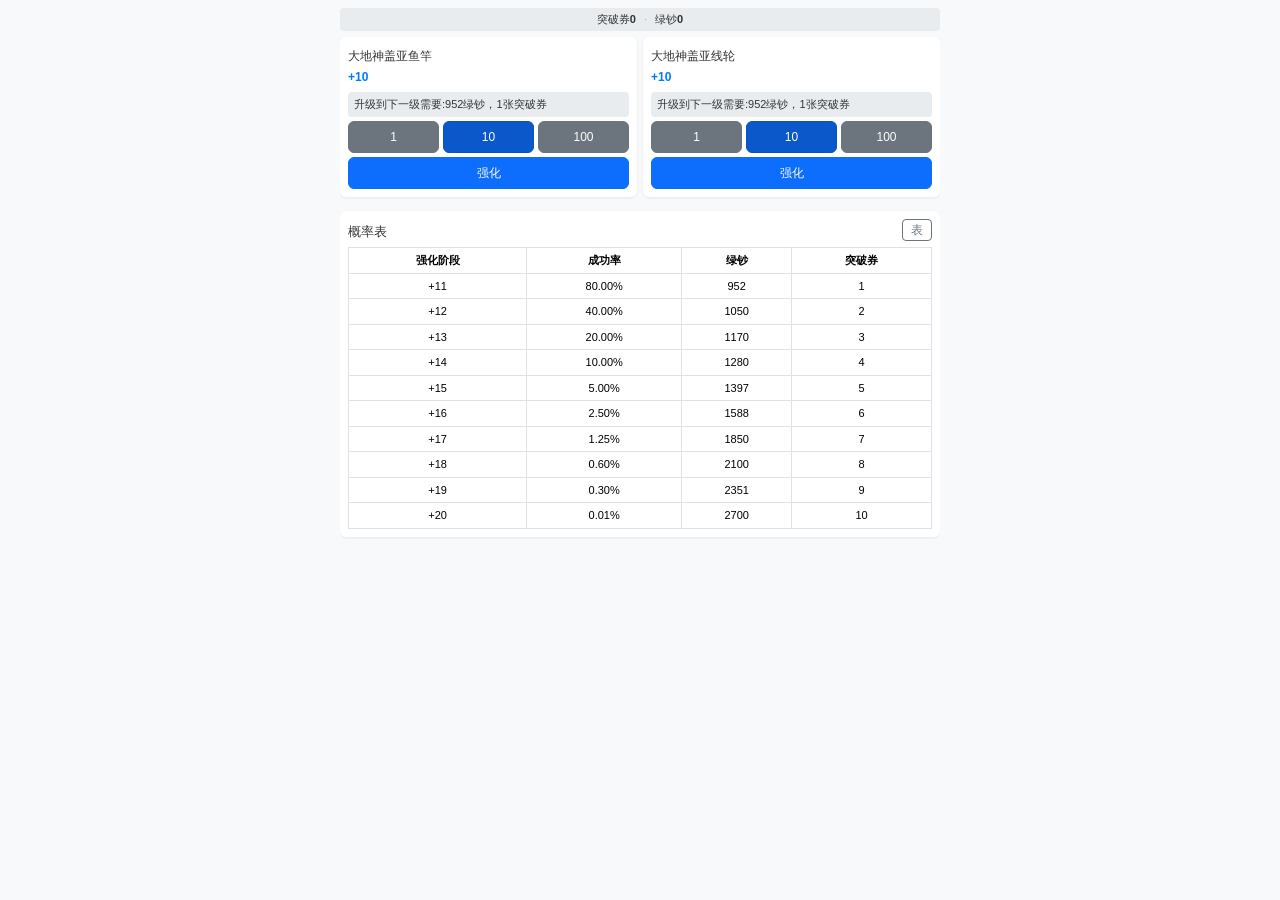
<file: beyond-enhancement.html>
<!DOCTYPE html><html lang="zh-CN"><head><meta charset="UTF-8"><meta name="viewport"content="width=device-width, initial-scale=1.0, maximum-scale=1.0, user-scalable=no, viewport-fit=cover"><title>超越强化模拟器</title><link href="https://cdn.jsdelivr.net/npm/bootstrap@5.3.0/dist/css/bootstrap.min.css"rel="stylesheet"><link href="css/simulator-common.css"rel="stylesheet"><script src="https://cdn.jsdelivr.net/npm/bootstrap@5.3.0/dist/js/bootstrap.bundle.min.js"></script><style>.btn-disabled{background-color:#6c757d!important;border-color:#6c757d!important;cursor:not-allowed!important;opacity:0.65}.btn-disabled:hover{transform:none!important;box-shadow:none!important}</style></head><body><script src="js/equipmentSync.js"></script><script src="js/formatUtils.js"></script><script src="js/simulator-layout.js"></script><div class="page-wrap"><div class="top-stats-bar"><span>突破券<strong id="total-cost">0</strong></span><span class="stat-sep">·</span><span>绿钞<strong id="total-money">0</strong></span></div><div class="sim-row"><div class="sim-col"><div class="equipment-card sim-panel"><h3 id="rod-name">大地神盖亚鱼竿</h3><div class="level-display">+<span id="rod-level">10</span></div><div id="rod-badge-info"class="skill-display"></div><div id="rod-cost"class="cost-info sim-hide-mobile">升级:<span>952</span>绿钞<span>1</span>券</div><div class="btn-count-group"><button id="rod-count-1"class="btn btn-secondary"type="button">1</button><button id="rod-count-10"class="btn btn-primary active"type="button">10</button><button id="rod-count-100"class="btn btn-secondary"type="button">100</button></div><button id="enhance-rod"class="btn btn-primary"type="button">强化</button><div id="rod-result"class="result-message"style="display: none;"></div></div></div><div class="sim-col"><div class="equipment-card sim-panel"><h3 id="reel-name">大地神盖亚线轮</h3><div class="level-display">+<span id="reel-level">10</span></div><div id="reel-badge-info"class="skill-display"></div><div id="reel-cost"class="cost-info sim-hide-mobile">升级:<span>952</span>绿钞<span>1</span>券</div><div class="btn-count-group"><button id="reel-count-1"class="btn btn-secondary"type="button">1</button><button id="reel-count-10"class="btn btn-primary active"type="button">10</button><button id="reel-count-100"class="btn btn-secondary"type="button">100</button></div><button id="enhance-reel"class="btn btn-primary"type="button">强化</button><div id="reel-result"class="result-message"style="display: none;"></div></div></div></div><div class="equipment-card rules-card"><div class="d-flex justify-content-between align-items-center card-toggle-row"><h3 class="mb-0">概率表</h3><button class="btn btn-sm btn-outline-secondary sim-toggle-btn"type="button"data-bs-toggle="collapse"data-bs-target="#probability-table"aria-expanded="false"aria-controls="probability-table">表</button></div><div class="collapse"id="probability-table"data-sim-collapse><table class="table table-bordered probability-table"><thead><tr><th>强化阶段</th><th>成功率</th><th>绿钞</th><th>突破券</th></tr></thead><tbody><tr><td>+11</td><td>80.00%</td><td>952</td><td>1</td></tr><tr><td>+12</td><td>40.00%</td><td>1050</td><td>2</td></tr><tr><td>+13</td><td>20.00%</td><td>1170</td><td>3</td></tr><tr><td>+14</td><td>10.00%</td><td>1280</td><td>4</td></tr><tr><td>+15</td><td>5.00%</td><td>1397</td><td>5</td></tr><tr><td>+16</td><td>2.50%</td><td>1588</td><td>6</td></tr><tr><td>+17</td><td>1.25%</td><td>1850</td><td>7</td></tr><tr><td>+18</td><td>0.60%</td><td>2100</td><td>8</td></tr><tr><td>+19</td><td>0.30%</td><td>2351</td><td>9</td></tr><tr><td>+20</td><td>0.01%</td><td>2700</td><td>10</td></tr></tbody></table></div></div></div><script>const MESSAGE_DISPLAY_TIME=10000;const BADGE_SKILLS={pirate:{name:'威慑力',getEffect:(level)=>{const duration=Math.round(12-(level-1)*(4/9));const reduction=Math.round(50-(level-1)*(20/9));return`使用力量技能时，于${duration}秒内减少放线效果${reduction}%`}},trident:{name:'锐利一击',getEffect:(level)=>{const duration=Math.round(13-(level-1)*(6/9));const damage=Math.round(125-(level-1)*(50/9));return`使用拽钓时，于${duration}秒内增加伤害${damage}%`}}};function showBadgeInfo(element,badgeType,badgeLevel){if(!badgeType||badgeLevel===0){element.style.display='none';return}const skill=BADGE_SKILLS[badgeType];if(skill){const effect=skill.getEffect(badgeLevel);element.innerHTML=`<strong>${skill.name}（${badgeLevel}级）</strong><br>${effect}`;element.style.display='block'}}function loadSharedData(){const data=equipmentSync.getData();rodLevel=data.rod.level;reelLevel=data.reel.level}function saveSharedData(){equipmentSync.updateBoth({level:rodLevel},{level:reelLevel})}function updateEquipmentDisplay(){const data=equipmentSync.getData();rodNameElement.textContent=equipmentSync.getEquipmentName(data.rod);reelNameElement.textContent=equipmentSync.getEquipmentName(data.reel);rodLevelElement.textContent=data.rod.level;reelLevelElement.textContent=data.reel.level;showBadgeInfo(rodBadgeInfoElement,data.rod.badgeType,data.rod.badgeLevel);showBadgeInfo(reelBadgeInfoElement,data.reel.badgeType,data.reel.badgeLevel)}function loadData(){const saved=localStorage.getItem('beyondEnhancementData');if(saved){const data=JSON.parse(saved);totalCost=data.totalCost||0;totalMoney=data.totalMoney||0;totalCostElement.textContent=formatUtils.formatNumber(totalCost).display;totalMoneyElement.textContent=formatUtils.formatNumber(totalMoney).display}loadSharedData();updateEquipmentDisplay();updateLevelDisplay()}function saveData(){const data={totalCost:totalCost,totalMoney:totalMoney};localStorage.setItem('beyondEnhancementData',JSON.stringify(data));saveSharedData()}const enhancementProbabilities={10:0.8,11:0.4,12:0.2,13:0.1,14:0.05,15:0.025,16:0.0125,17:0.006,18:0.003,19:0.0001};const enhancementCosts={10:{money:952,ticket:1},11:{money:1050,ticket:2},12:{money:1170,ticket:3},13:{money:1280,ticket:4},14:{money:1397,ticket:5},15:{money:1588,ticket:6},16:{money:1850,ticket:7},17:{money:2100,ticket:8},18:{money:2351,ticket:9},19:{money:2700,ticket:10}};let rodLevel=10;let reelLevel=10;let totalCost=0;let totalMoney=0;const rodLevelElement=document.getElementById('rod-level');const reelLevelElement=document.getElementById('reel-level');const rodNameElement=document.getElementById('rod-name');const reelNameElement=document.getElementById('reel-name');const rodBadgeInfoElement=document.getElementById('rod-badge-info');const reelBadgeInfoElement=document.getElementById('reel-badge-info');const rodCostElement=document.getElementById('rod-cost');const reelCostElement=document.getElementById('reel-cost');const totalCostElement=document.getElementById('total-cost');const totalMoneyElement=document.getElementById('total-money');const enhanceRodButton=document.getElementById('enhance-rod');const enhanceReelButton=document.getElementById('enhance-reel');const rodResultElement=document.getElementById('rod-result');const reelResultElement=document.getElementById('reel-result');const hideTimeoutIds={};let rodCount=10;let reelCount=10;function setButtonGroupActive(groupPrefix,count){document.querySelectorAll(`[id^="${groupPrefix}-count-"]`).forEach(btn=>{btn.classList.remove('btn-primary','active');btn.classList.add('btn-secondary')});document.getElementById(`${groupPrefix}-count-${count}`).classList.remove('btn-secondary');document.getElementById(`${groupPrefix}-count-${count}`).classList.add('btn-primary','active')}document.getElementById('rod-count-1').addEventListener('click',()=>{rodCount=1;setButtonGroupActive('rod',1)});document.getElementById('rod-count-10').addEventListener('click',()=>{rodCount=10;setButtonGroupActive('rod',10)});document.getElementById('rod-count-100').addEventListener('click',()=>{rodCount=100;setButtonGroupActive('rod',100)});document.getElementById('reel-count-1').addEventListener('click',()=>{reelCount=1;setButtonGroupActive('reel',1)});document.getElementById('reel-count-10').addEventListener('click',()=>{reelCount=10;setButtonGroupActive('reel',10)});document.getElementById('reel-count-100').addEventListener('click',()=>{reelCount=100;setButtonGroupActive('reel',100)});function getCost(level){if(level>=20)return null;return enhancementCosts[level]}function updateLevelDisplay(){rodLevelElement.textContent=rodLevel;reelLevelElement.textContent=reelLevel;const rodCost=getCost(rodLevel);const reelCost=getCost(reelLevel);if(rodLevel>=20){rodCostElement.innerHTML='已达到最高等级！';enhanceRodButton.disabled=true;enhanceRodButton.textContent='已达最高等级';enhanceRodButton.classList.add('btn-max-level');enhanceRodButton.classList.remove('btn-primary')}else{rodCostElement.innerHTML=`升级到下一级需要:<span>${rodCost.money}</span>绿钞，<span>${rodCost.ticket}</span>张突破券`;enhanceRodButton.disabled=false;enhanceRodButton.textContent='强化';enhanceRodButton.classList.remove('btn-max-level');enhanceRodButton.classList.add('btn-primary')}if(reelLevel>=20){reelCostElement.innerHTML='已达到最高等级！';enhanceReelButton.disabled=true;enhanceReelButton.textContent='已达最高等级';enhanceReelButton.classList.add('btn-max-level');enhanceReelButton.classList.remove('btn-primary')}else{reelCostElement.innerHTML=`升级到下一级需要:<span>${reelCost.money}</span>绿钞，<span>${reelCost.ticket}</span>张突破券`;enhanceReelButton.disabled=false;enhanceReelButton.textContent='强化';enhanceReelButton.classList.remove('btn-max-level');enhanceReelButton.classList.add('btn-primary')}}function showResult(element,success,message=null){const elementId=element.id;if(hideTimeoutIds[elementId]){clearTimeout(hideTimeoutIds[elementId]);hideTimeoutIds[elementId]=null}element.style.display='block';if(success){element.className='result-message success-message';element.textContent=message||'成功！'}else{element.className='result-message failure-message';element.textContent=message||'失败！'}hideTimeoutIds[elementId]=setTimeout(()=>{element.style.display='none';hideTimeoutIds[elementId]=null},MESSAGE_DISPLAY_TIME)}function enhanceOnce(currentLevel){if(currentLevel>=20){return{level:currentLevel,success:false,maxLevel:true}}const cost=getCost(currentLevel);totalCost+=cost.ticket;totalMoney+=cost.money;totalCostElement.textContent=formatUtils.formatNumber(totalCost).display;totalMoneyElement.textContent=formatUtils.formatNumber(totalMoney).display;const probability=enhancementProbabilities[currentLevel];const random=Math.random();const success=random<probability;if(success){return{level:currentLevel+1,success:true,maxLevel:false}}return{level:currentLevel,success:false,maxLevel:false}}async function enhanceEquipment(currentLevel,levelElement,resultElement,count=10,button){button.disabled=true;button.classList.add('btn-disabled');if(currentLevel>=20){showResult(resultElement,true,'已达到最高等级！');button.disabled=false;button.classList.remove('btn-disabled');return currentLevel}let finalLevel=currentLevel;let successCount=0;let failureCount=0;for(let i=0;i<count;i++){const result=enhanceOnce(finalLevel);if(result.maxLevel){break}if(result.success){successCount++}else{failureCount++}finalLevel=result.level;if(levelElement.id==='rod-level'){rodLevel=finalLevel}else{reelLevel=finalLevel}updateLevelDisplay();if(finalLevel>=20){break}await new Promise(resolve=>setTimeout(resolve,50))}let message;let isSuccess=successCount>0;if(finalLevel>=20){message=`强化完成！已达到最高等级！共成功${successCount}次，失败${failureCount}次`}else if(successCount>0&&failureCount>0){message=`强化完成！当前等级：+${finalLevel}，成功${successCount}次，失败${failureCount}次`}else if(successCount>0){message=`强化完成！当前等级：+${finalLevel}，全部成功！`}else{message=`强化完成！等级保持不变，全部失败`}showResult(resultElement,isSuccess,message);button.disabled=false;button.classList.remove('btn-disabled');return finalLevel}enhanceRodButton.addEventListener('click',async()=>{rodLevel=await enhanceEquipment(rodLevel,rodLevelElement,rodResultElement,rodCount,enhanceRodButton);saveData();updateEquipmentDisplay()});enhanceReelButton.addEventListener('click',async()=>{reelLevel=await enhanceEquipment(reelLevel,reelLevelElement,reelResultElement,reelCount,enhanceReelButton);saveData();updateEquipmentDisplay()});equipmentSync.listen((data)=>{loadSharedData();updateEquipmentDisplay();updateLevelDisplay()});updateLevelDisplay();loadData();</script></body></html>
</file>
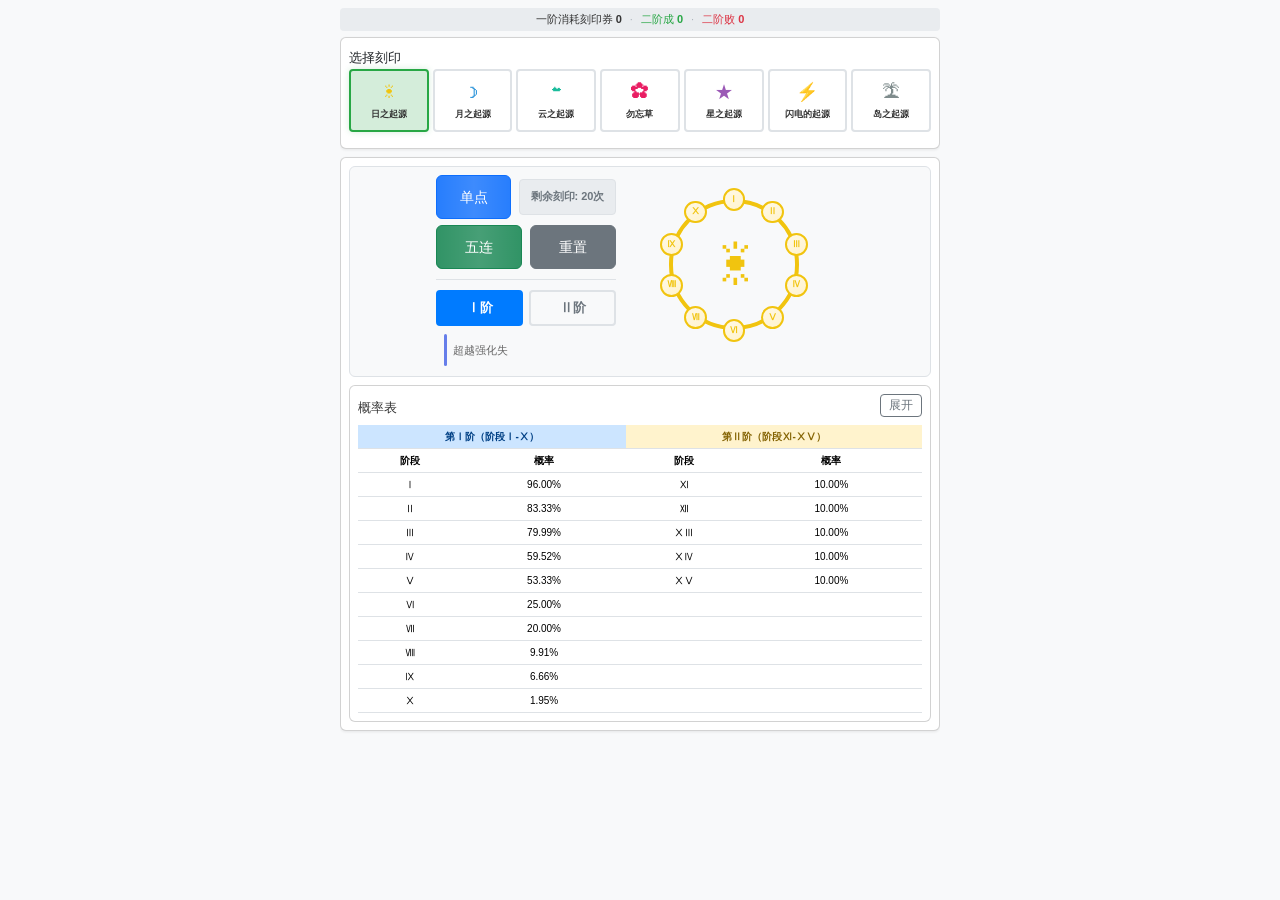
<file: crest-enhance.html>
<!DOCTYPE html>
<html lang="zh-CN">
<head>
    <meta charset="UTF-8">
    <meta name="viewport" content="width=device-width, initial-scale=1.0, maximum-scale=1.0, user-scalable=no, viewport-fit=cover">
    <meta name="description" content="钓鱼发烧友刻印模拟器，在线模拟刻印成功率与等级提升">
    <meta name="keywords" content="钓鱼发烧友,刻印模拟器,游戏工具">
    <meta name="author" content="海盗毕业">
    <title>刻印模拟器</title>
    <link href="https://cdn.jsdelivr.net/npm/bootstrap@5.3.0/dist/css/bootstrap.min.css" rel="stylesheet">
    <link href="css/simulator-common.css" rel="stylesheet">
    <script src="https://cdn.jsdelivr.net/npm/bootstrap@5.3.0/dist/js/bootstrap.bundle.min.js"></script>
    <script src="js/simulator-layout.js"></script>
</head>
<body class="crest-enhance">
    <div class="page-wrap">

        <div class="top-stats-bar">
            <span>一阶消耗刻印券 <strong id="total-attempts">0</strong></span>
            <span class="stat-sep">·</span>
            <span style="color:#28a745;">二阶成 <strong id="total-success">0</strong></span>
            <span class="stat-sep">·</span>
            <span style="color:#dc3545;">二阶败 <strong id="total-failure">0</strong></span>
        </div>

        <div class="card panel-card craft-main">
            <h3>选择刻印</h3>
            <div class="crest-select">
                <div class="crest-option selected" data-crest="sun" onclick="selectCrest('sun')">
                    <div class="crest-icon sun">☀</div>
                    <div class="crest-name">日之起源</div>
                </div>
                <div class="crest-option" data-crest="moon" onclick="selectCrest('moon')">
                    <div class="crest-icon moon">☽</div>
                    <div class="crest-name">月之起源</div>
                </div>
                <div class="crest-option" data-crest="cloud" onclick="selectCrest('cloud')">
                    <div class="crest-icon cloud">☁</div>
                    <div class="crest-name">云之起源</div>
                </div>
                <div class="crest-option" data-crest="flower" onclick="selectCrest('flower')">
                    <div class="crest-icon flower">✿</div>
                    <div class="crest-name">勿忘草</div>
                </div>
                <div class="crest-option" data-crest="star" onclick="selectCrest('star')">
                    <div class="crest-icon star">★</div>
                    <div class="crest-name">星之起源</div>
                </div>
                <div class="crest-option" data-crest="lightning" onclick="selectCrest('lightning')">
                    <div class="crest-icon lightning">⚡</div>
                    <div class="crest-name">闪电的起源</div>
                </div>
                <div class="crest-option" data-crest="island" onclick="selectCrest('island')">
                    <div class="crest-icon island">🏝</div>
                    <div class="crest-name">岛之起源</div>
                </div>
            </div>
        </div>

        <div class="card panel-card craft-main">
            <div class="stage-display-container">
                
                <div class="main-content-row">
                    <div class="left-panel">
                        <div class="action-buttons">
                            <button id="enhance-btn" class="btn btn-primary enhance-btn" onclick="enhance()">单点</button>
                            <div class="tier-badge-container">
                                <div class="tier-badge" id="tier-badge">剩余刻印: 20次</div>
                                <div class="sale-tag" id="sale-tag">概率限时10%</div>
                            </div>
                        </div>
                        <div class="action-buttons-row">
                            <button id="enhance-five-btn" class="btn btn-success enhance-btn" onclick="enhanceFiveTimes()">五连</button>
                            <button class="btn btn-secondary reset-btn" onclick="resetCurrentCrest()">重置</button>
                        </div>
                        <div class="divider"></div>
                        <div class="tier-selector">
                            <div class="tier-tab tier-1 active" id="tier-tab-1" onclick="selectTier(1)">Ⅰ阶</div>
                            <div class="tier-tab tier-2" id="tier-tab-2" onclick="selectTier(2)">Ⅱ阶</div>
                        </div>
                        <div id="hint-message" class="hint-message"></div>
                    </div>
                    
                    <div class="right-panel">
                        <div class="circle-container" id="circle-container"></div>
                    </div>
                </div>
        </div>

        <div id="result-message" class="result-message" style="display: none;"></div>

        <div class="card panel-card rules-card">
            <div class="d-flex justify-content-between align-items-center card-toggle-row">
                <h3 class="mb-0">概率表</h3>
                <button id="toggle-btn" class="btn btn-outline-secondary btn-sm sim-toggle-btn" type="button" onclick="toggleTable()">展开</button>
            </div>
            <div class="collapsible-content" id="probability-table-container" data-sim-collapse>
                <table class="table table-sm probability-table">
                    <thead>
                        <tr>
                            <th colspan="2" class="tier-1-header">第Ⅰ阶（阶段Ⅰ-Ⅹ）</th>
                            <th colspan="2" class="tier-2-header">第Ⅱ阶（阶段Ⅺ-ⅩⅤ）</th>
                        </tr>
                        <tr>
                            <th>阶段</th>
                            <th>概率</th>
                            <th>阶段</th>
                            <th>概率</th>
                        </tr>
                    </thead>
                    <tbody id="probability-table-body">
                    </tbody>
                </table>
            </div>
        </div>
    </div>

    <script>
        const CREST_DATA = {
            sun: { name: '日之起源', icon: '☀', class: 'sun' },
            moon: { name: '月之起源', icon: '☽', class: 'moon' },
            cloud: { name: '云之起源', icon: '☁', class: 'cloud' },
            flower: { name: '勿忘草', icon: '✿', class: 'flower' },
            star: { name: '星之起源', icon: '★', class: 'star' },
            lightning: { name: '闪电的起源', icon: '⚡', class: 'lightning' },
            island: { name: '岛之起源', icon: '🏝', class: 'island' }
        };

        const TIER1_PROBABILITIES = [
            96.00,
            83.33,
            79.99,
            59.52,
            53.33,
            25.00,
            20.00,
            9.91,
            6.66,
            1.95
        ];

        const TIER2_PROBABILITIES = [10, 10, 10, 10, 10];

        const MAX_STAGE = 15;

        const ROMAN_NUMERALS = {
            1: 'Ⅰ',
            2: 'Ⅱ',
            3: 'Ⅲ',
            4: 'Ⅳ',
            5: 'Ⅴ',
            6: 'Ⅵ',
            7: 'Ⅶ',
            8: 'Ⅷ',
            9: 'Ⅸ',
            10: 'Ⅹ',
            11: 'Ⅺ',
            12: 'Ⅻ',
            13: 'ⅩⅢ',
            14: 'ⅩⅣ',
            15: 'ⅩⅤ'
        };

        function toRoman(num) {
            return ROMAN_NUMERALS[num] || num;
        }

        const MAX_TIER1_ATTEMPTS = 20;
        const MESSAGE_DISPLAY_TIME = 10000;
        const RESET_COST = 4;

        let gameState = {
            selectedCrest: 'sun',
            crestStages: {
                sun: 0,
                moon: 0,
                cloud: 0,
                flower: 0,
                star: 0,
                lightning: 0,
                island: 0
            },
            tier1Attempts: {
                sun: 0,
                moon: 0,
                cloud: 0,
                flower: 0,
                star: 0,
                lightning: 0,
                island: 0
            },
            totalAttempts: 0,
            totalSuccess: 0,
            totalFailure: 0,
            displayTier: 1,
            tier2Entered: {
                sun: false,
                moon: false,
                cloud: false,
                flower: false,
                star: false,
                lightning: false,
                island: false
            },
            resetTicketCount: 0
        };

        let isEnhancing = false;
        let cooldownTimer = null;
        let cooldownRemaining = 0;
        let cooldownEndTime = 0;
        let resultMessageTimer = null;

        function selectCrest(crestId) {
            gameState.selectedCrest = crestId;
            document.querySelectorAll('.crest-option').forEach(opt => {
                opt.classList.remove('selected');
            });
            document.querySelector(`.crest-option[data-crest="${crestId}"]`).classList.add('selected');
            
            const newStage = gameState.crestStages[crestId];
            const hasEnteredTier2 = gameState.tier2Entered[crestId];
            gameState.displayTier = (newStage > 10 || hasEnteredTier2) ? 2 : 1;
            
            updateDisplay();
            updateTierTabs();
            saveData();
        }

        function selectTier(tier) {
            const crestId = gameState.selectedCrest;
            const currentStage = gameState.crestStages[crestId];
            
            if (tier === 1) {
                gameState.displayTier = 1;
            } else {
                if (currentStage < 10) {
                    showResult('failure', '请先完成第Ⅰ阶全部刻印！');
                    return;
                }
                gameState.displayTier = 2;
                if (currentStage >= 10) {
                    gameState.tier2Entered[crestId] = true;
                }
            }
            
            updateTierTabs();
            updateDisplay();
            saveData();
        }

        function updateTierTabs() {
            document.getElementById('tier-tab-1').classList.toggle('active', gameState.displayTier === 1);
            document.getElementById('tier-tab-2').classList.toggle('active', gameState.displayTier === 2);
        }

        function getStageInfo(stage) {
            if (stage <= 0) {
                return {
                    tier: 1,
                    index: 0,
                    probability: TIER1_PROBABILITIES[0]
                };
            } else if (stage <= 10) {
                return {
                    tier: 1,
                    index: stage - 1,
                    probability: TIER1_PROBABILITIES[stage - 1]
                };
            } else {
                return {
                    tier: 2,
                    index: stage - 11,
                    probability: TIER2_PROBABILITIES[stage - 11]
                };
            }
        }

        function createOrbs() {
            const container = document.getElementById('circle-container');
            container.innerHTML = '';

            const stage = gameState.crestStages[gameState.selectedCrest];
            const displayTier2 = gameState.displayTier === 2;
            
            const containerWidth = container.offsetWidth || 220;
            const containerHeight = container.offsetHeight || 220;
            const centerX = containerWidth / 2;
            const centerY = containerHeight / 2;
            
            const baseRadius = 80;
            const radius = (containerWidth / 220) * baseRadius;

            const crest = CREST_DATA[gameState.selectedCrest];
            const centerIcon = document.createElement('div');
            centerIcon.className = `center-icon ${crest.class}`;
            centerIcon.innerHTML = crest.icon;
            const iconSize = radius * 2;
            centerIcon.style.left = `${centerX - iconSize / 2}px`;
            centerIcon.style.top = `${centerY - iconSize / 2}px`;
            centerIcon.style.width = `${iconSize}px`;
            centerIcon.style.height = `${iconSize}px`;
            container.appendChild(centerIcon);

            if (!displayTier2) {
                const orbSize = 28 * (containerWidth / 220);
                const halfSize = orbSize / 2;
                
                for (let i = 0; i < 10; i++) {
                    const orb = document.createElement('div');
                    orb.className = `orb tier1 ${crest.class} ${stage > 0 && i < stage ? 'visible active' : 'visible'}`;
                    orb.innerHTML = ROMAN_NUMERALS[i + 1];
                    
                    const angle = (i * 36 / 180) * Math.PI - Math.PI / 2;
                    const x = centerX + Math.cos(angle) * radius - halfSize;
                    const y = centerY + Math.sin(angle) * radius - halfSize;
                    
                    orb.style.left = `${x}px`;
                    orb.style.top = `${y}px`;
                    orb.style.width = `${orbSize}px`;
                    orb.style.height = `${orbSize}px`;
                    orb.style.transitionDelay = `${i * 0.08}s`;
                    
                    container.appendChild(orb);
                }
            } else {
                const tier2RomanNumerals = ['ⅩⅠ', 'ⅩⅡ', 'ⅩⅢ', 'ⅩⅣ', 'ⅩⅤ'];
                for (let i = 0; i < 10; i++) {
                    const isBig = i % 2 === 0;
                    const orbSize = isBig ? 34 * (containerWidth / 220) : 18 * (containerWidth / 220);
                    const halfSize = orbSize / 2;
                    
                    const orb = document.createElement('div');
                    const orbType = isBig ? 'tier2-big' : 'tier2-small';
                    const orbNumber = isBig ? tier2RomanNumerals[Math.floor(i / 2)] : '';
                    
                    let isActive = false;
                    if (isBig) {
                        isActive = Math.floor(i / 2) < stage - 10;
                    } else {
                        const prevBigIndex = i - 1;
                        isActive = prevBigIndex >= 0 && Math.floor(prevBigIndex / 2) < stage - 10;
                    }
                    
                    orb.className = `orb ${orbType} ${crest.class} ${isActive ? 'visible active' : 'visible'}`;
                    orb.innerHTML = orbNumber;
                    
                    const angle = (i * 36 / 180) * Math.PI - Math.PI / 2;
                    const x = centerX + Math.cos(angle) * radius - halfSize;
                    const y = centerY + Math.sin(angle) * radius - halfSize;
                    
                    orb.style.left = `${x}px`;
                    orb.style.top = `${y}px`;
                    orb.style.width = `${orbSize}px`;
                    orb.style.height = `${orbSize}px`;
                    orb.style.transitionDelay = `${i * 0.06}s`;
                    
                    container.appendChild(orb);
                }
            }
        }

        function updateDisplay() {
            if (cooldownEndTime > 0) {
                const now = Date.now();
                if (cooldownEndTime > now) {
                    cooldownRemaining = Math.ceil((cooldownEndTime - now) / 1000);
                } else {
                    cooldownEndTime = 0;
                    cooldownRemaining = 0;
                }
            }
            
            const crestId = gameState.selectedCrest;
            const crest = CREST_DATA[crestId];
            const stage = gameState.crestStages[crestId];
            
            let displayStage = stage;
            if (gameState.displayTier === 1 && stage > 10) {
                displayStage = 10;
            }
            
            const stageInfo = getStageInfo(displayStage);

            createOrbs();

            const tierBadge = document.getElementById('tier-badge');
            const saleTag = document.getElementById('sale-tag');
            if (gameState.displayTier === 2) {
                tierBadge.style.setProperty('display', 'none', 'important');
                saleTag.style.setProperty('display', 'flex', 'important');
            } else {
                tierBadge.style.setProperty('display', 'flex', 'important');
                saleTag.style.setProperty('display', 'none', 'important');
                const remainingAttempts = MAX_TIER1_ATTEMPTS - gameState.tier1Attempts[crestId];
                tierBadge.textContent = `剩余刻印: ${remainingAttempts}次`;
                tierBadge.className = `tier-badge tier-${stageInfo.tier}`;
            }

            const enhanceBtn = document.getElementById('enhance-btn');
            const fiveBtn = document.getElementById('enhance-five-btn');
            const resetBtn = document.querySelector('.reset-btn');
            
            if (isEnhancing) {
                return;
            }
            
            const canReset = !gameState.tier2Entered[crestId] && stage <= 10;
            
            if (canReset) {
                resetBtn.disabled = false;
                resetBtn.textContent = '重置';
                resetBtn.classList.remove('btn-max-level');
            } else {
                resetBtn.disabled = true;
                resetBtn.textContent = '第Ⅱ阶禁用';
                resetBtn.classList.add('btn-max-level');
            }
            
            if (stage >= MAX_STAGE) {
                enhanceBtn.disabled = true;
                enhanceBtn.textContent = '已满级';
                enhanceBtn.classList.add('btn-max-level');
                
                fiveBtn.disabled = true;
                fiveBtn.textContent = '已满级';
                fiveBtn.classList.add('btn-max-level');
                fiveBtn.classList.remove('btn-success');
                fiveBtn.classList.add('btn-secondary');
            } else if (stage === 10 && gameState.displayTier === 1) {
                enhanceBtn.disabled = true;
                enhanceBtn.textContent = '请进入第Ⅱ阶';
                enhanceBtn.classList.add('btn-max-level');
                
                fiveBtn.disabled = true;
                fiveBtn.textContent = '请进入第Ⅱ阶';
                fiveBtn.classList.add('btn-max-level');
                fiveBtn.classList.remove('btn-success');
                fiveBtn.classList.add('btn-secondary');
            } else if (gameState.displayTier === 2) {
                if (cooldownRemaining > 0) {
                    enhanceBtn.disabled = true;
                    enhanceBtn.textContent = `冷却 (${cooldownRemaining}s)`;
                    enhanceBtn.classList.add('btn-max-level');
                } else {
                    enhanceBtn.disabled = false;
                    enhanceBtn.textContent = '单点';
                    enhanceBtn.classList.remove('btn-max-level');
                }
                
                fiveBtn.disabled = true;
                fiveBtn.textContent = '第Ⅱ阶禁用';
                fiveBtn.classList.add('btn-max-level');
                fiveBtn.classList.remove('btn-success');
                fiveBtn.classList.add('btn-secondary');
            } else {
                if (cooldownRemaining > 0) {
                    enhanceBtn.disabled = true;
                    enhanceBtn.textContent = `冷却 (${cooldownRemaining}s)`;
                    enhanceBtn.classList.add('btn-max-level');
                } else {
                    enhanceBtn.disabled = false;
                    enhanceBtn.textContent = '单点';
                    enhanceBtn.classList.remove('btn-max-level');
                }
                
                fiveBtn.disabled = false;
                fiveBtn.textContent = '五连';
                fiveBtn.classList.remove('btn-max-level');
                fiveBtn.classList.remove('btn-secondary');
                fiveBtn.classList.add('btn-success');
            }

            document.getElementById('total-attempts').textContent = gameState.resetTicketCount;
            document.getElementById('total-success').textContent = gameState.totalSuccess;
            document.getElementById('total-failure').textContent = gameState.totalFailure;

            updateProbabilityTable();
        }

        function updateProbabilityTable() {
            const tbody = document.getElementById('probability-table-body');
            const currentStage = gameState.crestStages[gameState.selectedCrest];
            
            let displayStage = currentStage;
            if (gameState.displayTier === 1 && currentStage > 10) {
                displayStage = 10;
            }
            let html = '';

            for (let i = 0; i < 10; i++) {
                const tier1Stage = i + 1;
                const tier2Stage = i + 11;
                const tier1Info = getStageInfo(tier1Stage);
                const tier2Info = tier2Stage <= MAX_STAGE ? getStageInfo(tier2Stage) : null;

                html += `<tr>
                    <td class="${tier1Stage === displayStage ? 'current-stage' : ''}">${toRoman(tier1Stage)}</td>
                    <td class="${tier1Stage === displayStage ? 'current-stage' : ''}">${tier1Info.probability.toFixed(2)}%</td>
                    ${tier2Info ? `<td class="${tier2Stage === displayStage ? 'current-stage' : ''}">${toRoman(tier2Stage)}</td>
                    <td class="${tier2Stage === displayStage ? 'current-stage' : ''}">${tier2Info.probability.toFixed(2)}%</td>` : '<td></td><td></td>'}
                </tr>`;
            }

            tbody.innerHTML = html;
        }

        function enhance() {
            const crestId = gameState.selectedCrest;
            const currentStage = gameState.crestStages[crestId];

            if (isEnhancing) {
                return;
            }

            if (cooldownRemaining > 0) {
                return;
            }

            if (currentStage >= MAX_STAGE) {
                showResult('max', '已经到达最高阶段！');
                return;
            }

            if (currentStage < 10) {
                const remainingAttempts = MAX_TIER1_ATTEMPTS - gameState.tier1Attempts[crestId];
                if (remainingAttempts <= 0) {
                    showResult('failure', `第Ⅰ阶刻印次数已用完！\n剩余次数: 0/${MAX_TIER1_ATTEMPTS}\n请重置后重新刻印`);
                    return;
                }
            }

            const stageInfo = getStageInfo(currentStage);
            const random = Math.random() * 100;
            const success = random < stageInfo.probability;

            gameState.totalAttempts++;

            if (currentStage < 10) {
                gameState.tier1Attempts[crestId]++;
            }

            if (success) {
                gameState.crestStages[crestId]++;
                if (currentStage >= 10) {
                    gameState.totalSuccess++;
                }
                
                const newStage = gameState.crestStages[crestId];
                
                if (currentStage === 9 && newStage === 10) {
                    showResult('success', `刻印成功！阶段 ${toRoman(currentStage)} → ${toRoman(newStage)}`);
                    setTimeout(() => {
                        if (confirm('第Ⅰ阶已完成！是否切换到第Ⅱ阶界面查看？\n\n点击【确定】立即进入第Ⅱ阶\n点击【取消】可稍后手动点击「第Ⅱ阶」按钮切换')) {
                            gameState.displayTier = 2;
                            gameState.tier2Entered[crestId] = true;
                            updateTierTabs();
                            updateDisplay();
                            saveData();
                        }
                    }, 500);
                } else if (currentStage === 10 && newStage === 11) {
                    gameState.tier2Entered[crestId] = true;
                    gameState.displayTier = 2;
                    showResult('success', `第Ⅰ阶完成！自动进入第Ⅱ阶，阶段 ${toRoman(newStage)}`);
                    updateTierTabs();
                } else {
                    showResult('success', `刻印成功！阶段 ${toRoman(currentStage)} → ${toRoman(newStage)}`);
                }
            } else {
                if (currentStage >= 10) {
                    gameState.totalFailure++;
                }
                
                if (currentStage < 10) {
                    const remainingAttempts = MAX_TIER1_ATTEMPTS - gameState.tier1Attempts[crestId];
                    if (remainingAttempts <= 0) {
                        showResult('failure', `刻印失败！第Ⅰ阶刻印次数已用完\n请重置后重新刻印`);
                    } else {
                        showResult('failure', `刻印失败，当前阶段不变\n剩余次数: ${remainingAttempts}/${MAX_TIER1_ATTEMPTS}`);
                    }
                } else {
                    showResult('failure', `刻印失败，当前阶段不变`);
                }
            }

            updateDisplay();
            saveData();
            
            // 开始3秒冷却
            startCooldown(3);
        }
        
        function startCooldown(seconds) {
            if (cooldownTimer) {
                clearInterval(cooldownTimer);
            }
            
            cooldownEndTime = Date.now() + seconds * 1000;
            cooldownRemaining = seconds;
            updateDisplay();
            saveData();
            
            cooldownTimer = setInterval(() => {
                const now = Date.now();
                const remaining = Math.ceil((cooldownEndTime - now) / 1000);
                
                if (remaining > 0) {
                    cooldownRemaining = remaining;
                    updateDisplay();
                } else {
                    cooldownRemaining = 0;
                    cooldownEndTime = 0;
                    clearInterval(cooldownTimer);
                    cooldownTimer = null;
                    updateDisplay();
                    saveData();
                }
            }, 1000);
        }
        
        function restoreCooldown() {
            if (cooldownEndTime > 0) {
                const now = Date.now();
                const remaining = Math.ceil((cooldownEndTime - now) / 1000);
                
                if (remaining > 0) {
                    cooldownRemaining = remaining;
                    updateDisplay();
                    
                    cooldownTimer = setInterval(() => {
                        const currentNow = Date.now();
                        const currentRemaining = Math.ceil((cooldownEndTime - currentNow) / 1000);
                        
                        if (currentRemaining > 0) {
                            cooldownRemaining = currentRemaining;
                            updateDisplay();
                        } else {
                            cooldownRemaining = 0;
                            cooldownEndTime = 0;
                            clearInterval(cooldownTimer);
                            cooldownTimer = null;
                            updateDisplay();
                            saveData();
                        }
                    }, 1000);
                    return true;
                }
            }
            
            cooldownRemaining = 0;
            cooldownEndTime = 0;
            return false;
        }

        function enhanceFiveTimes() {
            const crestId = gameState.selectedCrest;
            const initialStage = gameState.crestStages[crestId];
            
            if (initialStage >= MAX_STAGE) {
                showResult('max', '已经到达最高阶段！');
                return;
            }
            
            if (gameState.displayTier === 2) {
                showResult('failure', '第Ⅱ阶不允许五连刻印！');
                return;
            }
            
            const remainingAttempts = MAX_TIER1_ATTEMPTS - gameState.tier1Attempts[crestId];
            if (remainingAttempts <= 0) {
                showResult('failure', `第Ⅰ阶刻印次数已用完！\n剩余次数: 0/${MAX_TIER1_ATTEMPTS}\n请重置后重新刻印`);
                return;
            }
            
            if (isEnhancing || cooldownRemaining > 0) {
                return;
            }
            

            
            isEnhancing = true;
            const enhanceBtn = document.getElementById('enhance-btn');
            const fiveBtn = document.getElementById('enhance-five-btn');
            enhanceBtn.disabled = true;
            fiveBtn.disabled = true;
            fiveBtn.classList.add('btn-max-level');
            fiveBtn.textContent = '刻印中...';
            
            let successCount = 0;
            let failureCount = 0;
            let currentStage = initialStage;
            
            function performEnhance(index) {
                if (index >= 5 || currentStage >= MAX_STAGE) {
                    const finalStage = gameState.crestStages[crestId];
                    const remaining = MAX_TIER1_ATTEMPTS - gameState.tier1Attempts[crestId];
                    let message = `五连刻印完成！\n`;
                    message += `成功: ${successCount}次, 失败: ${failureCount}次\n`;
                    message += `阶段变化: ${toRoman(initialStage)} → ${toRoman(finalStage)}\n`;
                    message += `剩余刻印次数: ${remaining}/${MAX_TIER1_ATTEMPTS}`;
                    showResult(successCount > 0 ? 'success' : 'failure', message);
                    
                    isEnhancing = false;
                    updateDisplay();
                    saveData();
                    return;
                }
                
                if (currentStage < 10) {
                    const remaining = MAX_TIER1_ATTEMPTS - gameState.tier1Attempts[crestId];
                    if (remaining <= 0) {
                        const finalStage = gameState.crestStages[crestId];
                        let message = `五连刻印终止！\n`;
                        message += `成功: ${successCount}次, 失败: ${failureCount}次\n`;
                        message += `阶段变化: ${toRoman(initialStage)} → ${toRoman(finalStage)}\n`;
                        message += `刻印次数已用完，请重置后重新刻印`;
                        showResult('failure', message);
                        
                        isEnhancing = false;
                        updateDisplay();
                        saveData();
                        return;
                    }
                }
                
                const stageInfo = getStageInfo(currentStage);
                const random = Math.random() * 100;
                const success = random < stageInfo.probability;
                
                gameState.totalAttempts++;
                
                if (currentStage < 10) {
                    gameState.tier1Attempts[crestId]++;
                }
                
                if (success) {
                    gameState.crestStages[crestId]++;
                    successCount++;
                    currentStage = gameState.crestStages[crestId];
                    
                    if (currentStage === 10) {
                        const finalStage = gameState.crestStages[crestId];
                        let message = `五连刻印完成！\n`;
                        message += `成功: ${successCount}次, 失败: ${failureCount}次\n`;
                        message += `阶段变化: ${toRoman(initialStage)} → ${toRoman(finalStage)}\n`;
                        message += `已达到阶段X，五连终止！`;
                        showResult('success', message);
                        
                        isEnhancing = false;
                        updateDisplay();
                        saveData();
                        
                        setTimeout(() => {
                            if (confirm('第Ⅰ阶已完成！是否切换到第Ⅱ阶界面查看？\n\n点击【确定】立即进入第Ⅱ阶\n点击【取消】可稍后手动点击「第Ⅱ阶」按钮切换')) {
                                gameState.displayTier = 2;
                                gameState.tier2Entered[crestId] = true;
                                updateTierTabs();
                                updateDisplay();
                                saveData();
                            }
                        }, 500);
                        return;
                    } else if (currentStage === 11) {
                        gameState.tier2Entered[crestId] = true;
                    }
                } else {
                    failureCount++;
                }
                
                updateDisplay();
                
                setTimeout(() => {
                    performEnhance(index + 1);
                }, 200);
            }
            
            performEnhance(0);
        }

        function showResult(type, message) {
            const resultDiv = document.getElementById('result-message');
            resultDiv.className = `result-message ${type}-message`;
            resultDiv.textContent = message;
            resultDiv.style.display = 'block';
            
            if (resultMessageTimer) {
                clearTimeout(resultMessageTimer);
            }
            resultMessageTimer = setTimeout(() => {
                resultDiv.style.display = 'none';
                resultMessageTimer = null;
            }, MESSAGE_DISPLAY_TIME);
        }

        function resetCurrentCrest() {
            const crestId = gameState.selectedCrest;
            const currentStage = gameState.crestStages[crestId];
            
            if (gameState.tier2Entered[crestId] || currentStage > 10) {
                showResult('failure', '已进入第Ⅱ阶，无法重置当前刻印！');
                return;
            }
            
            if (confirm(`确定要重置当前刻印吗？\n消耗 ${RESET_COST} 张刻印券`)) {
                gameState.crestStages[gameState.selectedCrest] = 0;
                gameState.tier1Attempts[gameState.selectedCrest] = 0;
                gameState.resetTicketCount += RESET_COST;
                updateTierTabs();
                updateDisplay();
                saveData();
                showResult('success', `重置成功！消耗 ${RESET_COST} 张刻印券`);
            }
        }

        function toggleTable() {
            const container = document.getElementById('probability-table-container');
            const btn = document.getElementById('toggle-btn');
            container.classList.toggle('open');
            btn.textContent = container.classList.contains('open') ? '收起' : '展开';
        }

        function saveData() {
            const dataToSave = {
                ...gameState,
                cooldownEndTime: cooldownEndTime
            };
            localStorage.setItem('crestEnhanceData', JSON.stringify(dataToSave));
            window.dispatchEvent(new Event('crestDataUpdated'));
            if (window.parent) {
                try {
                    window.parent.dispatchEvent(new Event('crestDataUpdated'));
                } catch (e) {
                    console.log('Failed to dispatch event to parent');
                }
                if (window.parent.updateCrestDisplay) {
                    window.parent.updateCrestDisplay();
                }
            }
        }

        function loadData() {
            const saved = localStorage.getItem('crestEnhanceData');
            if (saved) {
                const data = JSON.parse(saved);
                
                gameState.crestStages = {
                    sun: data.crestStages?.sun ?? 0,
                    moon: data.crestStages?.moon ?? 0,
                    cloud: data.crestStages?.cloud ?? 0,
                    flower: data.crestStages?.flower ?? 0,
                    star: data.crestStages?.star ?? 0,
                    lightning: data.crestStages?.lightning ?? 0,
                    island: data.crestStages?.island ?? 0
                };
                
                gameState.tier1Attempts = {
                    sun: data.tier1Attempts?.sun ?? 0,
                    moon: data.tier1Attempts?.moon ?? 0,
                    cloud: data.tier1Attempts?.cloud ?? 0,
                    flower: data.tier1Attempts?.flower ?? 0,
                    star: data.tier1Attempts?.star ?? 0,
                    lightning: data.tier1Attempts?.lightning ?? 0,
                    island: data.tier1Attempts?.island ?? 0
                };
                
                gameState.tier2Entered = {
                    sun: data.tier2Entered?.sun ?? false,
                    moon: data.tier2Entered?.moon ?? false,
                    cloud: data.tier2Entered?.cloud ?? false,
                    flower: data.tier2Entered?.flower ?? false,
                    star: data.tier2Entered?.star ?? false,
                    lightning: data.tier2Entered?.lightning ?? false,
                    island: data.tier2Entered?.island ?? false
                };
                
                gameState.totalAttempts = data.totalAttempts ?? 0;
                gameState.totalSuccess = data.totalSuccess ?? 0;
                gameState.totalFailure = data.totalFailure ?? 0;
                gameState.selectedCrest = data.selectedCrest ?? 'sun';
                gameState.displayTier = data.displayTier ?? 1;
                gameState.resetTicketCount = data.resetTicketCount ?? 0;
                
                if (data.cooldownEndTime && data.cooldownEndTime > Date.now()) {
                    cooldownEndTime = data.cooldownEndTime;
                    cooldownRemaining = Math.ceil((cooldownEndTime - Date.now()) / 1000);
                }
            } else {
                gameState.crestStages = {
                    sun: 0,
                    moon: 0,
                    cloud: 0,
                    flower: 0,
                    star: 0,
                    lightning: 0,
                    island: 0
                };
                
                gameState.tier1Attempts = {
                    sun: 0,
                    moon: 0,
                    cloud: 0,
                    flower: 0,
                    star: 0,
                    lightning: 0,
                    island: 0
                };
                
                gameState.tier2Entered = {
                    sun: false,
                    moon: false,
                    cloud: false,
                    flower: false,
                    star: false,
                    lightning: false,
                    island: false
                };
                
                gameState.totalAttempts = 0;
                gameState.totalSuccess = 0;
                gameState.totalFailure = 0;
                gameState.selectedCrest = 'sun';
                gameState.displayTier = 1;
                gameState.resetTicketCount = 0;
            }
        }

        let resizeTimeout;
        window.addEventListener('resize', function() {
            clearTimeout(resizeTimeout);
            resizeTimeout = setTimeout(function() {
                updateDisplay();
            }, 200);
        });

        (function() {
            const messages = [
                "超越强化失败没关系，下一次一定成功！",
                "八星进化失败是常态，坚持就是胜利！",
                "抽勋章没出货？继续抽，神兽在等你！",
                "附魔勋章失败别灰心，好运就在下一次！",
                "珍珠合成失败不可怕，积累经验最重要！",
                "强化失败只是暂时的，成功就在前方！",
                "八星进化路漫漫，坚持下去就是王者！",
                "勋章池很深，但总有一天会出奇迹！",
                "附魔失败是成长的必经之路！",
                "珍珠合成需要耐心，完美珍珠在等你！",
                "每一次失败都是成功的垫脚石！",
                "钓鱼大师从不畏惧失败！",
                "失败乃成功之母，加油！",
                "今天的失败是明天的胜利！",
                "坚持下去，你是最棒的！",
                "资源会越来越多的，不要放弃！",
                "相信自己，好运即将来临！",
                "每一份付出都有回报！"
            ];

            let currentIndex = 0;
            let charIndex = 0;
            let isDeleting = false;
            const typeSpeed = 80;
            const deleteSpeed = 40;
            const pauseTime = 2000;

            function runTypeEffect() {
                const hintElement = document.getElementById('hint-message');
                if (!hintElement) {
                    setTimeout(runTypeEffect, 100);
                    return;
                }

                const currentMessage = messages[currentIndex];

                if (!isDeleting) {
                    if (charIndex < currentMessage.length) {
                        hintElement.textContent = currentMessage.substring(0, charIndex + 1);
                        charIndex++;
                        setTimeout(runTypeEffect, typeSpeed);
                    } else {
                        isDeleting = true;
                        setTimeout(runTypeEffect, pauseTime);
                    }
                } else {
                    if (charIndex > 0) {
                        hintElement.textContent = currentMessage.substring(0, charIndex - 1);
                        charIndex--;
                        setTimeout(runTypeEffect, deleteSpeed);
                    } else {
                        isDeleting = false;
                        currentIndex = (currentIndex + 1) % messages.length;
                        setTimeout(runTypeEffect, 500);
                    }
                }
            }

            setTimeout(runTypeEffect, 800);
        })();

        loadData();
        selectCrest(gameState.selectedCrest);
        updateTierTabs();
        updateDisplay();
        restoreCooldown();
    </script>
</body>
</html>
</file>
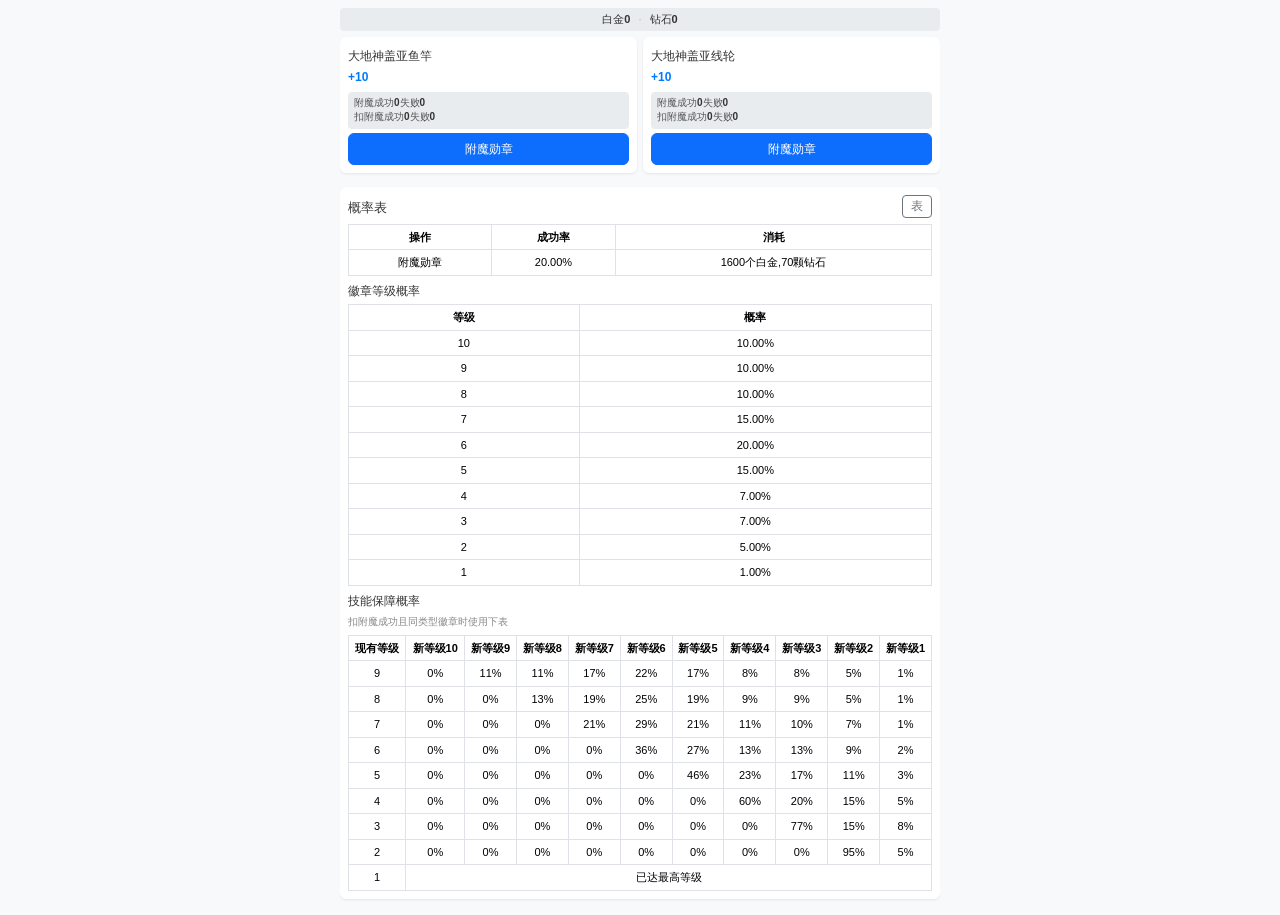
<file: enchant-medal.html>
<!DOCTYPE html><html lang="zh-CN"><head><meta charset="UTF-8"><meta name="viewport"content="width=device-width, initial-scale=1.0, maximum-scale=1.0, user-scalable=no, viewport-fit=cover"><title>附魔勋章模拟器</title><link href="https://cdn.jsdelivr.net/npm/bootstrap@5.3.0/dist/css/bootstrap.min.css"rel="stylesheet"><link href="css/simulator-common.css"rel="stylesheet"><script src="https://cdn.jsdelivr.net/npm/bootstrap@5.3.0/dist/js/bootstrap.bundle.min.js"></script><style>.badge-select-modal{display:none;position:fixed;top:0;left:0;width:100%;height:100%;background-color:rgba(0,0,0,0.5);justify-content:center;align-items:center;z-index:1000}.badge-select-content{background-color:white;border-radius:8px;padding:20px;width:90%;max-width:300px;text-align:center}.badge-option{padding:12px;margin:10px 0;border:2px solid#dee2e6;border-radius:6px;cursor:pointer;transition:all 0.3s ease}.badge-option:hover{border-color:#007bff;background-color:#e3f2fd}.badge-option.selected{border-color:#28a745;background-color:#d4edda}.badge-option h4{margin:0 0 5px 0;font-size:14px}.badge-option p{margin:0;font-size:12px;color:#666}.badge-select-content{padding:12px;max-width:280px}.enchant-stats{margin-top:4px;padding:4px 6px;background-color:#e9ecef;border-radius:4px;font-size:10px;line-height:1.45;color:#555}.enchant-stats span[id]{font-weight:bold;color:#333}</style></head><body><script src="js/equipmentSync.js"></script><script src="js/formatUtils.js"></script><script src="js/simulator-layout.js"></script><div class="page-wrap"><div class="top-stats-bar"><span>白金<strong id="total-platinum">0</strong></span><span class="stat-sep">·</span><span>钻石<strong id="total-diamond">0</strong></span></div><div class="sim-row"><div class="sim-col"><div class="equipment-card sim-panel"><h3 id="rod-name">大地神盖亚鱼竿</h3><div class="level-display">+<span id="rod-level">10</span></div><div id="rod-skill"class="skill-display"></div><div class="enchant-stats"><div>附魔成功<span id="rod-success">0</span>失败<span id="rod-failure">0</span></div><div>扣附魔成功<span id="rod-kou-success">0</span>失败<span id="rod-kou-failure">0</span></div></div><button id="enchant-rod"class="btn btn-primary"type="button">附魔</button><div id="rod-result"class="result-message"style="display: none;"></div></div></div><div class="sim-col"><div class="equipment-card sim-panel"><h3 id="reel-name">大地神盖亚线轮</h3><div class="level-display">+<span id="reel-level">10</span></div><div id="reel-skill"class="skill-display"></div><div class="enchant-stats"><div>附魔成功<span id="reel-success">0</span>失败<span id="reel-failure">0</span></div><div>扣附魔成功<span id="reel-kou-success">0</span>失败<span id="reel-kou-failure">0</span></div></div><button id="enchant-reel"class="btn btn-primary"type="button">附魔</button><div id="reel-result"class="result-message"style="display: none;"></div></div></div></div><div class="equipment-card rules-card"><div class="d-flex justify-content-between align-items-center card-toggle-row"><h3 class="mb-0">概率表</h3><button class="btn btn-sm btn-outline-secondary sim-toggle-btn"type="button"data-bs-toggle="collapse"data-bs-target="#probability-table"aria-expanded="false"aria-controls="probability-table">表</button></div><div class="collapse"id="probability-table"data-sim-collapse><table class="table table-bordered probability-table"><thead><tr><th>操作</th><th>成功率</th><th>消耗</th></tr></thead><tbody><tr><td>附魔勋章</td><td>20.00%</td><td>1600个白金,70颗钻石</td></tr></tbody></table><h3 style="font-size: 12px; margin-top: 8px; margin-bottom: 6px;">徽章等级概率</h3><table class="table table-bordered probability-table"><thead><tr><th>等级</th><th>概率</th></tr></thead><tbody><tr><td>10</td><td>10.00%</td></tr><tr><td>9</td><td>10.00%</td></tr><tr><td>8</td><td>10.00%</td></tr><tr><td>7</td><td>15.00%</td></tr><tr><td>6</td><td>20.00%</td></tr><tr><td>5</td><td>15.00%</td></tr><tr><td>4</td><td>7.00%</td></tr><tr><td>3</td><td>7.00%</td></tr><tr><td>2</td><td>5.00%</td></tr><tr><td>1</td><td>1.00%</td></tr></tbody></table><h3 style="font-size: 12px; margin-top: 8px; margin-bottom: 6px;">技能保障概率</h3><p class="sim-hide-mobile"style="font-size: 10px; color: #888; margin-bottom: 6px;">扣附魔成功且同类型徽章时使用下表</p><table class="table table-bordered probability-table"><thead><tr><th>现有等级</th><th>新等级10</th><th>新等级9</th><th>新等级8</th><th>新等级7</th><th>新等级6</th><th>新等级5</th><th>新等级4</th><th>新等级3</th><th>新等级2</th><th>新等级1</th></tr></thead><tbody><tr><td>9</td><td>0%</td><td>11%</td><td>11%</td><td>17%</td><td>22%</td><td>17%</td><td>8%</td><td>8%</td><td>5%</td><td>1%</td></tr><tr><td>8</td><td>0%</td><td>0%</td><td>13%</td><td>19%</td><td>25%</td><td>19%</td><td>9%</td><td>9%</td><td>5%</td><td>1%</td></tr><tr><td>7</td><td>0%</td><td>0%</td><td>0%</td><td>21%</td><td>29%</td><td>21%</td><td>11%</td><td>10%</td><td>7%</td><td>1%</td></tr><tr><td>6</td><td>0%</td><td>0%</td><td>0%</td><td>0%</td><td>36%</td><td>27%</td><td>13%</td><td>13%</td><td>9%</td><td>2%</td></tr><tr><td>5</td><td>0%</td><td>0%</td><td>0%</td><td>0%</td><td>0%</td><td>46%</td><td>23%</td><td>17%</td><td>11%</td><td>3%</td></tr><tr><td>4</td><td>0%</td><td>0%</td><td>0%</td><td>0%</td><td>0%</td><td>0%</td><td>60%</td><td>20%</td><td>15%</td><td>5%</td></tr><tr><td>3</td><td>0%</td><td>0%</td><td>0%</td><td>0%</td><td>0%</td><td>0%</td><td>0%</td><td>77%</td><td>15%</td><td>8%</td></tr><tr><td>2</td><td>0%</td><td>0%</td><td>0%</td><td>0%</td><td>0%</td><td>0%</td><td>0%</td><td>0%</td><td>95%</td><td>5%</td></tr><tr><td>1</td><td colspan="10"style="text-align: center;">已达最高等级</td></tr></tbody></table></div></div></div><div id="badge-modal"class="badge-select-modal"><div class="badge-select-content"><h3 style="margin-bottom: 15px;">选择徽章类型</h3><div id="badge-pirate"class="badge-option"><h4>🏴‍☠️海盗徽章</h4><p>威慑力-减少放线效果</p></div><div id="badge-trident"class="badge-option"><h4>⚔️三叉戟徽章</h4><p>锐利一击-增加拽钓伤害</p></div><div style="margin-top: 15px;"><button id="confirm-badge"class="btn btn-primary"style="margin-right: 10px;">确认</button><button id="cancel-badge"class="btn btn-secondary">取消</button></div></div></div><script>const MESSAGE_DISPLAY_TIME=10000;function loadSharedData(){const data=equipmentSync.getData();rodEnchanted=data.rod.enchanted||false;rodBadgeType=data.rod.badgeType||null;rodBadgeLevel=data.rod.badgeLevel||0;reelEnchanted=data.reel.enchanted||false;reelBadgeType=data.reel.badgeType||null;reelBadgeLevel=data.reel.badgeLevel||0}function saveSharedData(){equipmentSync.updateBoth({enchanted:rodEnchanted,badgeType:rodBadgeType,badgeLevel:rodBadgeLevel},{enchanted:reelEnchanted,badgeType:reelBadgeType,badgeLevel:reelBadgeLevel})}function updateEquipmentDisplay(){const data=equipmentSync.getData();rodNameElement.textContent=equipmentSync.getEquipmentName(data.rod);reelNameElement.textContent=equipmentSync.getEquipmentName(data.reel);rodLevelElement.textContent=data.rod.level;reelLevelElement.textContent=data.reel.level}function updateEnchantStatsDisplay(){rodSuccessElement.textContent=rodSuccess;rodFailureElement.textContent=rodFailure;rodKouSuccessElement.textContent=rodKouSuccess;rodKouFailureElement.textContent=rodKouFailure;reelSuccessElement.textContent=reelSuccess;reelFailureElement.textContent=reelFailure;reelKouSuccessElement.textContent=reelKouSuccess;reelKouFailureElement.textContent=reelKouFailure}let rodSuccess=0;let rodFailure=0;let rodKouSuccess=0;let rodKouFailure=0;let reelSuccess=0;let reelFailure=0;let reelKouSuccess=0;let reelKouFailure=0;let rodEnchanted=false;let reelEnchanted=false;let rodBadgeType=null;let rodBadgeLevel=0;let reelBadgeType=null;let reelBadgeLevel=0;let totalPlatinum=0;let totalDiamond=0;function loadData(){const saved=localStorage.getItem('enchantMedalData');if(saved){const data=JSON.parse(saved);rodSuccess=data.rodSuccess||0;rodFailure=data.rodFailure||0;rodKouSuccess=data.rodKouSuccess||0;rodKouFailure=data.rodKouFailure||0;reelSuccess=data.reelSuccess||0;reelFailure=data.reelFailure||0;reelKouSuccess=data.reelKouSuccess||0;reelKouFailure=data.reelKouFailure||0;totalPlatinum=data.totalPlatinum||0;totalDiamond=data.totalDiamond||0;totalPlatinumElement.textContent=formatUtils.formatNumber(totalPlatinum).display;totalDiamondElement.textContent=formatUtils.formatNumber(totalDiamond).display}loadSharedData();updateEquipmentDisplay();updateEnchantStatsDisplay();showSkill(rodSkillElement,rodBadgeType,rodBadgeLevel);showSkill(reelSkillElement,reelBadgeType,reelBadgeLevel);updateButtonText()}function saveData(){const data={rodSuccess:rodSuccess,rodFailure:rodFailure,rodKouSuccess:rodKouSuccess,rodKouFailure:rodKouFailure,reelSuccess:reelSuccess,reelFailure:reelFailure,reelKouSuccess:reelKouSuccess,reelKouFailure:reelKouFailure,totalPlatinum:totalPlatinum,totalDiamond:totalDiamond};localStorage.setItem('enchantMedalData',JSON.stringify(data));saveSharedData()}const rodLevelElement=document.getElementById('rod-level');const reelLevelElement=document.getElementById('reel-level');const rodNameElement=document.getElementById('rod-name');const reelNameElement=document.getElementById('reel-name');const rodSuccessElement=document.getElementById('rod-success');const rodFailureElement=document.getElementById('rod-failure');const rodKouSuccessElement=document.getElementById('rod-kou-success');const rodKouFailureElement=document.getElementById('rod-kou-failure');const reelSuccessElement=document.getElementById('reel-success');const reelFailureElement=document.getElementById('reel-failure');const reelKouSuccessElement=document.getElementById('reel-kou-success');const reelKouFailureElement=document.getElementById('reel-kou-failure');const totalPlatinumElement=document.getElementById('total-platinum');const totalDiamondElement=document.getElementById('total-diamond');const enchantRodButton=document.getElementById('enchant-rod');const enchantReelButton=document.getElementById('enchant-reel');const rodResultElement=document.getElementById('rod-result');const reelResultElement=document.getElementById('reel-result');const rodSkillElement=document.getElementById('rod-skill');const reelSkillElement=document.getElementById('reel-skill');const badgeModal=document.getElementById('badge-modal');const badgePirate=document.getElementById('badge-pirate');const badgeTrident=document.getElementById('badge-trident');const confirmBadge=document.getElementById('confirm-badge');const cancelBadge=document.getElementById('cancel-badge');let selectedBadge=null;let currentEnchantType=null;const levelProbabilities=[{level:10,prob:0.10},{level:9,prob:0.10},{level:8,prob:0.10},{level:7,prob:0.15},{level:6,prob:0.20},{level:5,prob:0.15},{level:4,prob:0.07},{level:3,prob:0.07},{level:2,prob:0.05},{level:1,prob:0.01}];const kouProbabilities={9:[{level:10,prob:0},{level:9,prob:0.11},{level:8,prob:0.13},{level:7,prob:0.19},{level:6,prob:0.25},{level:5,prob:0.19},{level:4,prob:0.09},{level:3,prob:0.09},{level:2,prob:0.05},{level:1,prob:0.01}],8:[{level:10,prob:0},{level:9,prob:0},{level:8,prob:0.13},{level:7,prob:0.19},{level:6,prob:0.25},{level:5,prob:0.19},{level:4,prob:0.09},{level:3,prob:0.09},{level:2,prob:0.05},{level:1,prob:0.01}],7:[{level:10,prob:0},{level:9,prob:0},{level:8,prob:0},{level:7,prob:0.21},{level:6,prob:0.29},{level:5,prob:0.21},{level:4,prob:0.11},{level:3,prob:0.10},{level:2,prob:0.07},{level:1,prob:0.01}],6:[{level:10,prob:0},{level:9,prob:0},{level:8,prob:0},{level:7,prob:0},{level:6,prob:0.36},{level:5,prob:0.27},{level:4,prob:0.13},{level:3,prob:0.13},{level:2,prob:0.09},{level:1,prob:0.02}],5:[{level:10,prob:0},{level:9,prob:0},{level:8,prob:0},{level:7,prob:0},{level:6,prob:0},{level:5,prob:0.46},{level:4,prob:0.23},{level:3,prob:0.17},{level:2,prob:0.11},{level:1,prob:0.03}],4:[{level:10,prob:0},{level:9,prob:0},{level:8,prob:0},{level:7,prob:0},{level:6,prob:0},{level:5,prob:0},{level:4,prob:0.60},{level:3,prob:0.20},{level:2,prob:0.15},{level:1,prob:0.05}],3:[{level:10,prob:0},{level:9,prob:0},{level:8,prob:0},{level:7,prob:0},{level:6,prob:0},{level:5,prob:0},{level:4,prob:0},{level:3,prob:0.77},{level:2,prob:0.15},{level:1,prob:0.08}],2:[{level:10,prob:0},{level:9,prob:0},{level:8,prob:0},{level:7,prob:0},{level:6,prob:0},{level:5,prob:0},{level:4,prob:0},{level:3,prob:0},{level:2,prob:0.95},{level:1,prob:0.05}],1:null};function getRandomLevel(){const random=Math.random();let cumulative=0;for(const item of levelProbabilities){cumulative+=item.prob;if(random<cumulative){return item.level}}return 1}function getKouLevel(currentLevel){if(currentLevel===1){return currentLevel}if(currentLevel===10){return getRandomLevel()}const probs=kouProbabilities[currentLevel];if(!probs)return currentLevel;const random=Math.random();let cumulative=0;for(const item of probs){cumulative+=item.prob;if(random<cumulative){return item.level}}return currentLevel}function getPirateSkill(level){const duration=Math.round(12-(level-1)*(4/9));const reduction=Math.round(50-(level-1)*(20/9));return{name:`威慑力（${level}级）`,effect:`使用力量技能时，于${duration}秒内减少放线效果${reduction}%`}}function getTridentSkill(level){const duration=Math.round(13-(level-1)*(6/9));const damage=Math.round(125-(level-1)*(50/9));return{name:`锐利一击（${level}级）`,effect:`使用拽钓时，于${duration}秒内增加伤害${damage}%`}}const hideTimeoutIds={};function showResult(element,success,message=null){const elementId=element.id;if(hideTimeoutIds[elementId]){clearTimeout(hideTimeoutIds[elementId]);hideTimeoutIds[elementId]=null}element.style.display='block';if(success){element.className='result-message success-message';element.textContent=message||'附魔成功！'}else{element.className='result-message failure-message';element.textContent=message||'附魔失败！'}hideTimeoutIds[elementId]=setTimeout(()=>{element.style.display='none';hideTimeoutIds[elementId]=null},MESSAGE_DISPLAY_TIME)}function showSkill(element,badgeType,level){if(!badgeType||level===0){element.style.display='none';return}let skill;if(badgeType==='pirate'){skill=getPirateSkill(level)}else{skill=getTridentSkill(level)}element.innerHTML=`<strong>${skill.name}</strong><br>${skill.effect}`;element.style.display='block'}function updateButtonText(){if(rodEnchanted&&rodBadgeLevel===1){enchantRodButton.textContent='已达到最高等级';enchantRodButton.disabled=true;enchantRodButton.classList.add('btn-max-level');enchantRodButton.classList.remove('btn-primary','btn-secondary')}else{enchantRodButton.textContent=rodEnchanted?'扣附魔':'附魔勋章';enchantRodButton.disabled=false;enchantRodButton.classList.add('btn-primary');enchantRodButton.classList.remove('btn-max-level','btn-secondary')}if(reelEnchanted&&reelBadgeLevel===1){enchantReelButton.textContent='已达到最高等级';enchantReelButton.disabled=true;enchantReelButton.classList.add('btn-max-level');enchantReelButton.classList.remove('btn-primary','btn-secondary')}else{enchantReelButton.textContent=reelEnchanted?'扣附魔':'附魔勋章';enchantReelButton.disabled=false;enchantReelButton.classList.add('btn-primary');enchantReelButton.classList.remove('btn-max-level','btn-secondary')}}function enchantEquipment(type){const platinumCost=1600;const diamondCost=70;totalPlatinum+=platinumCost;totalDiamond+=diamondCost;totalPlatinumElement.textContent=formatUtils.formatNumber(totalPlatinum).display;totalDiamondElement.textContent=formatUtils.formatNumber(totalDiamond).display;const probability=0.2;const random=Math.random();const success=random<probability;if(type==='rod'){if(!rodEnchanted){if(success){rodSuccess++;rodEnchanted=true;rodBadgeType=selectedBadge;rodBadgeLevel=getRandomLevel();showSkill(rodSkillElement,rodBadgeType,rodBadgeLevel);updateButtonText()}else{rodFailure++}}else{if(success){rodKouSuccess++;if(selectedBadge===rodBadgeType){const newLevel=getKouLevel(rodBadgeLevel);rodBadgeLevel=newLevel}else{rodBadgeType=selectedBadge;rodBadgeLevel=getRandomLevel()}showSkill(rodSkillElement,rodBadgeType,rodBadgeLevel);updateButtonText()}else{rodKouFailure++}}updateEnchantStatsDisplay();showResult(rodResultElement,success)}else if(type==='reel'){if(!reelEnchanted){if(success){reelSuccess++;reelEnchanted=true;reelBadgeType=selectedBadge;reelBadgeLevel=getRandomLevel();showSkill(reelSkillElement,reelBadgeType,reelBadgeLevel);updateButtonText()}else{reelFailure++}}else{if(success){reelKouSuccess++;if(selectedBadge===reelBadgeType){const newLevel=getKouLevel(reelBadgeLevel);reelBadgeLevel=newLevel}else{reelBadgeType=selectedBadge;reelBadgeLevel=getRandomLevel()}showSkill(reelSkillElement,reelBadgeType,reelBadgeLevel);updateButtonText()}else{reelKouFailure++}}updateEnchantStatsDisplay();showResult(reelResultElement,success)}selectedBadge=null;badgeModal.style.display='none';saveData()}function openBadgeModal(type){currentEnchantType=type;selectedBadge=null;badgePirate.classList.remove('selected');badgeTrident.classList.remove('selected');badgeModal.style.display='flex'}function closeBadgeModal(){badgeModal.style.display='none';selectedBadge=null;currentEnchantType=null}badgePirate.addEventListener('click',()=>{selectedBadge='pirate';badgePirate.classList.add('selected');badgeTrident.classList.remove('selected')});badgeTrident.addEventListener('click',()=>{selectedBadge='trident';badgeTrident.classList.add('selected');badgePirate.classList.remove('selected')});confirmBadge.addEventListener('click',()=>{if(selectedBadge){enchantEquipment(currentEnchantType)}else{alert('请选择一个徽章类型！')}});cancelBadge.addEventListener('click',closeBadgeModal);enchantRodButton.addEventListener('click',()=>{openBadgeModal('rod')});enchantReelButton.addEventListener('click',()=>{openBadgeModal('reel')});document.addEventListener('click',(e)=>{if(e.target===badgeModal){closeBadgeModal()}});equipmentSync.listen((data)=>{loadSharedData();updateEquipmentDisplay();showSkill(rodSkillElement,rodBadgeType,rodBadgeLevel);showSkill(reelSkillElement,reelBadgeType,reelBadgeLevel);updateButtonText()});loadData();</script></body></html>
</file>
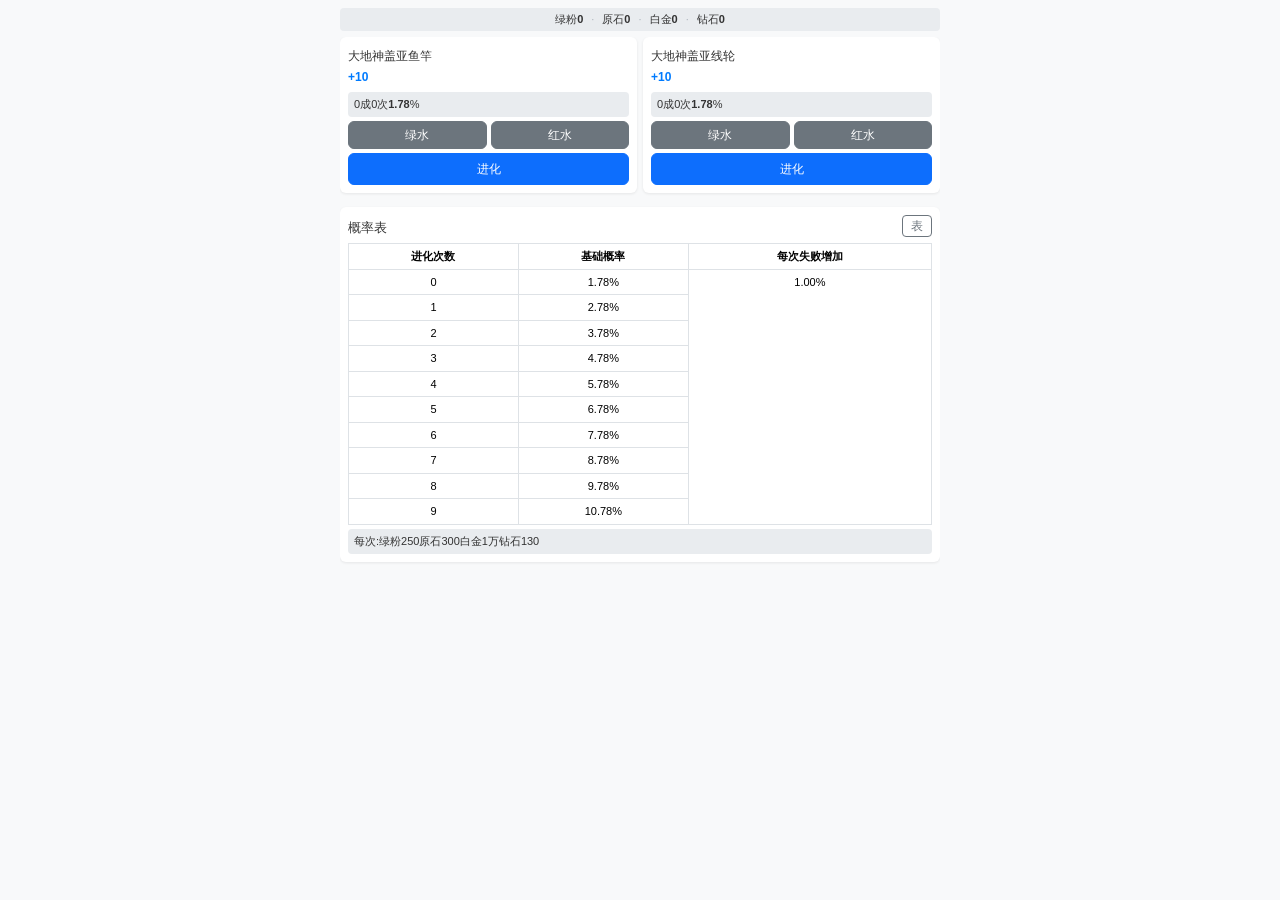
<file: evolve-gaia.html>
<!DOCTYPE html><html lang="zh-CN"><head><meta charset="UTF-8"><meta name="viewport"content="width=device-width, initial-scale=1.0, maximum-scale=1.0, user-scalable=no, viewport-fit=cover"><meta name="description"content="钓鱼发烧友进化八星模拟器，在线模拟装备进化到八星的成功率与成本消耗，支持多语言界面"><meta name="keywords"content="钓鱼发烧友,进化八星,进化模拟器,游戏工具,八星进化"><meta name="author"content="海盗毕业"><meta name="robots"content="index, follow"><title>进化八星模拟器</title><link href="https://cdn.jsdelivr.net/npm/bootstrap@5.3.0/dist/css/bootstrap.min.css"rel="stylesheet"><link href="css/simulator-common.css"rel="stylesheet"><script src="https://cdn.jsdelivr.net/npm/bootstrap@5.3.0/dist/js/bootstrap.bundle.min.js"></script><style></style></head><body><script src="js/equipmentSync.js"></script><script src="js/formatUtils.js"></script><script src="js/simulator-layout.js"></script><div class="page-wrap"><div class="top-stats-bar"><span>绿粉<strong id="total-powder">0</strong></span><span class="stat-sep">·</span><span>原石<strong id="total-ore">0</strong></span><span class="stat-sep">·</span><span>白金<strong id="total-platinum">0</strong></span><span class="stat-sep">·</span><span>钻石<strong id="total-diamond">0</strong></span></div><div class="sim-row"><div class="sim-col"><div class="equipment-card sim-panel"><h3 id="rod-name">大地神盖亚鱼竿</h3><div class="level-display">+<span id="rod-level">10</span></div><div id="rod-badge-info"class="skill-display"></div><div class="cost-info"><span id="rod-success-count">0</span>成<span id="rod-evolve-count">0</span>次<strong id="rod-current-probability">1.78</strong>%</div><div class="water-btns"><button id="rod-green-water"class="btn btn-secondary"type="button">绿水</button><button id="rod-red-water"class="btn btn-secondary"type="button">红水</button></div><button id="rod-evolve-button"class="btn btn-primary"type="button">进化</button><div id="rod-evolve-result"class="result-message"style="display: none;"></div></div></div><div class="sim-col"><div class="equipment-card sim-panel"><h3 id="reel-name">大地神盖亚线轮</h3><div class="level-display">+<span id="reel-level">10</span></div><div id="reel-badge-info"class="skill-display"></div><div class="cost-info"><span id="reel-success-count">0</span>成<span id="reel-evolve-count">0</span>次<strong id="reel-current-probability">1.78</strong>%</div><div class="water-btns"><button id="reel-green-water"class="btn btn-secondary"type="button">绿水</button><button id="reel-red-water"class="btn btn-secondary"type="button">红水</button></div><button id="reel-evolve-button"class="btn btn-primary"type="button">进化</button><div id="reel-evolve-result"class="result-message"style="display: none;"></div></div></div></div><div class="equipment-card rules-card"><div class="d-flex justify-content-between align-items-center card-toggle-row"><h3 class="mb-0">概率表</h3><button class="btn btn-sm btn-outline-secondary sim-toggle-btn"type="button"data-bs-toggle="collapse"data-bs-target="#probability-table"aria-expanded="false"aria-controls="probability-table">表</button></div><div class="collapse"id="probability-table"data-sim-collapse><table class="table table-bordered probability-table"><thead><tr><th>进化次数</th><th>基础概率</th><th>每次失败增加</th></tr></thead><tbody><tr><td>0</td><td>1.78%</td><td rowspan="10">1.00%</td></tr><tr><td>1</td><td>2.78%</td></tr><tr><td>2</td><td>3.78%</td></tr><tr><td>3</td><td>4.78%</td></tr><tr><td>4</td><td>5.78%</td></tr><tr><td>5</td><td>6.78%</td></tr><tr><td>6</td><td>7.78%</td></tr><tr><td>7</td><td>8.78%</td></tr><tr><td>8</td><td>9.78%</td></tr><tr><td>9</td><td>10.78%</td></tr></tbody></table><div class="cost-info">每次:绿粉250原石300白金1万钻石130</div></div></div></div><script>const MESSAGE_DISPLAY_TIME=10000;const BADGE_SKILLS={pirate:{name:'威慑力',getEffect:(level)=>{const duration=Math.round(12-(level-1)*(4/9));const reduction=Math.round(50-(level-1)*(20/9));return`使用力量技能时，于${duration}秒内减少放线效果${reduction}%`}},trident:{name:'锐利一击',getEffect:(level)=>{const duration=Math.round(13-(level-1)*(6/9));const damage=Math.round(125-(level-1)*(50/9));return`使用拽钓时，于${duration}秒内增加伤害${damage}%`}}};function showBadgeInfo(element,badgeType,badgeLevel){if(!badgeType||badgeLevel===0){element.style.display='none';return}const skill=BADGE_SKILLS[badgeType];if(skill){const effect=skill.getEffect(badgeLevel);element.innerHTML=`<strong>${skill.name}（${badgeLevel}级）</strong><br>${effect}`;element.style.display='block'}}const MAX_STAR=8;function loadSharedData(){const data=equipmentSync.getData();rodStarLevel=data.rod.starLevel||0;reelStarLevel=data.reel.starLevel||0}function saveSharedData(){equipmentSync.updateBoth({starLevel:rodStarLevel},{starLevel:reelStarLevel})}function updateEquipmentDisplay(){const data=equipmentSync.getData();const rodName=equipmentSync.getEquipmentName(data.rod);const reelName=equipmentSync.getEquipmentName(data.reel);rodNameElement.textContent=rodName;reelNameElement.textContent=reelName;rodLevelElement.textContent=data.rod.level;reelLevelElement.textContent=data.reel.level;showBadgeInfo(rodBadgeInfoElement,data.rod.badgeType,data.rod.badgeLevel);showBadgeInfo(reelBadgeInfoElement,data.reel.badgeType,data.reel.badgeLevel);updateEvolveButtonState('rod');updateEvolveButtonState('reel')}function updateEvolveButtonState(type){const button=document.getElementById(`${type}-evolve-button`);const greenWaterBtn=document.getElementById(`${type}-green-water`);const redWaterBtn=document.getElementById(`${type}-red-water`);const starLevel=type==='rod'?rodStarLevel:reelStarLevel;if(starLevel>=MAX_STAR){button.disabled=true;button.textContent='已达最高进化';button.classList.add('btn-max-level');button.classList.remove('btn-primary','btn-secondary');greenWaterBtn.disabled=true;greenWaterBtn.classList.add('btn-secondary');greenWaterBtn.classList.remove('btn-primary','active');redWaterBtn.disabled=true;redWaterBtn.classList.add('btn-secondary');redWaterBtn.classList.remove('btn-primary','active')}else{button.disabled=false;button.textContent='进化';button.classList.add('btn-primary');button.classList.remove('btn-max-level','btn-secondary');greenWaterBtn.disabled=false;redWaterBtn.disabled=false}}const baseProbability=1.78;const MAX_GREEN_WATER=2000;const MAX_RED_WATER=200;let rodStarLevel=0;let reelStarLevel=0;let rodEvolveCount=0;let reelEvolveCount=0;let rodSuccessCount=0;let reelSuccessCount=0;let rodGreenWater=0;let rodRedWater=0;let reelGreenWater=0;let reelRedWater=0;let totalPowder=0;let totalOre=0;let totalPlatinum=0;let totalDiamond=0;const hideTimeoutIds={};function restoreWaterButtonState(type){let greenWater,redWater;if(type==='rod'){greenWater=rodGreenWater;redWater=rodRedWater}else{greenWater=reelGreenWater;redWater=reelRedWater}if(greenWater>0){selectWater(type,'green')}else if(redWater>0){selectWater(type,'red')}else{clearWaterSelection(type)}}function loadData(){const saved=localStorage.getItem('evolveGaiaData');if(saved){const data=JSON.parse(saved);rodEvolveCount=data.rodEvolveCount||0;reelEvolveCount=data.reelEvolveCount||0;rodSuccessCount=data.rodSuccessCount||0;reelSuccessCount=data.reelSuccessCount||0;rodGreenWater=data.rodGreenWater||0;rodRedWater=data.rodRedWater||0;reelGreenWater=data.reelGreenWater||0;reelRedWater=data.reelRedWater||0;totalPowder=data.totalPowder||0;totalOre=data.totalOre||0;totalPlatinum=data.totalPlatinum||0;totalDiamond=data.totalDiamond||0;rodEvolveCountElement.textContent=rodEvolveCount;reelEvolveCountElement.textContent=reelEvolveCount;rodSuccessCountElement.textContent=rodSuccessCount;reelSuccessCountElement.textContent=reelSuccessCount;totalPowderElement.textContent=formatUtils.formatNumber(totalPowder).display;totalOreElement.textContent=formatUtils.formatNumber(totalOre).display;totalPlatinumElement.textContent=formatUtils.formatNumber(totalPlatinum).display;totalDiamondElement.textContent=formatUtils.formatNumber(totalDiamond).display;restoreWaterButtonState('rod');restoreWaterButtonState('reel')}loadSharedData();updateEquipmentDisplay()}function saveData(){const data={rodEvolveCount:rodEvolveCount,reelEvolveCount:reelEvolveCount,rodSuccessCount:rodSuccessCount,reelSuccessCount:reelSuccessCount,rodGreenWater:rodGreenWater,rodRedWater:rodRedWater,reelGreenWater:reelGreenWater,reelRedWater:reelRedWater,totalPowder:totalPowder,totalOre:totalOre,totalPlatinum:totalPlatinum,totalDiamond:totalDiamond};localStorage.setItem('evolveGaiaData',JSON.stringify(data));saveSharedData()}const rodLevelElement=document.getElementById('rod-level');const reelLevelElement=document.getElementById('reel-level');const rodNameElement=document.getElementById('rod-name');const reelNameElement=document.getElementById('reel-name');const rodBadgeInfoElement=document.getElementById('rod-badge-info');const reelBadgeInfoElement=document.getElementById('reel-badge-info');const rodEvolveCountElement=document.getElementById('rod-evolve-count');const reelEvolveCountElement=document.getElementById('reel-evolve-count');const rodSuccessCountElement=document.getElementById('rod-success-count');const reelSuccessCountElement=document.getElementById('reel-success-count');const rodCurrentProbabilityElement=document.getElementById('rod-current-probability');const reelCurrentProbabilityElement=document.getElementById('reel-current-probability');const totalPowderElement=document.getElementById('total-powder');const totalOreElement=document.getElementById('total-ore');const totalPlatinumElement=document.getElementById('total-platinum');const totalDiamondElement=document.getElementById('total-diamond');const rodEvolveButton=document.getElementById('rod-evolve-button');const reelEvolveButton=document.getElementById('reel-evolve-button');const rodEvolveResultElement=document.getElementById('rod-evolve-result');const reelEvolveResultElement=document.getElementById('reel-evolve-result');function clearWaterSelection(type){const greenBtn=document.getElementById(`${type}-green-water`);const redBtn=document.getElementById(`${type}-red-water`);greenBtn.classList.remove('btn-primary','active');greenBtn.classList.add('btn-secondary');redBtn.classList.remove('btn-primary','active');redBtn.classList.add('btn-secondary');if(type==='rod'){rodGreenWater=0;rodRedWater=0}else{reelGreenWater=0;reelRedWater=0}updateProbability(type)}function selectWater(type,waterType){const greenBtn=document.getElementById(`${type}-green-water`);const redBtn=document.getElementById(`${type}-red-water`);greenBtn.classList.remove('btn-primary','active');greenBtn.classList.add('btn-secondary');redBtn.classList.remove('btn-primary','active');redBtn.classList.add('btn-secondary');if(waterType==='green'){greenBtn.classList.remove('btn-secondary');greenBtn.classList.add('btn-primary','active')}else{redBtn.classList.remove('btn-secondary');redBtn.classList.add('btn-primary','active')}if(type==='rod'){if(waterType==='green'){rodGreenWater=MAX_GREEN_WATER;rodRedWater=0}else{rodGreenWater=0;rodRedWater=MAX_RED_WATER}}else{if(waterType==='green'){reelGreenWater=MAX_GREEN_WATER;reelRedWater=0}else{reelGreenWater=0;reelRedWater=MAX_RED_WATER}}updateProbability(type)}function updateProbability(type){let greenWater,redWater,evolveCount,probabilityElement;if(type==='rod'){greenWater=rodGreenWater;redWater=rodRedWater;evolveCount=rodEvolveCount;probabilityElement=rodCurrentProbabilityElement}else{greenWater=reelGreenWater;redWater=reelRedWater;evolveCount=reelEvolveCount;probabilityElement=reelCurrentProbabilityElement}const waterBonus=Math.min((greenWater*0.01)+(redWater*0.10),20);const totalProbability=baseProbability+evolveCount+waterBonus;probabilityElement.textContent=totalProbability.toFixed(2)}function showResult(element,success,message=null){const elementId=element.id;if(hideTimeoutIds[elementId]){clearTimeout(hideTimeoutIds[elementId]);hideTimeoutIds[elementId]=null}element.style.display='block';if(success){element.className='result-message success-message';element.textContent=message||'成功！'}else{element.className='result-message failure-message';element.textContent=message||'失败！'}hideTimeoutIds[elementId]=setTimeout(()=>{element.style.display='none';hideTimeoutIds[elementId]=null},MESSAGE_DISPLAY_TIME)}function evolve(type){let evolveCount,greenWater,redWater,evolveCountElement,probabilityElement,resultElement,button;let starLevel;if(type==='rod'){evolveCount=rodEvolveCount;greenWater=rodGreenWater;redWater=rodRedWater;evolveCountElement=rodEvolveCountElement;probabilityElement=rodCurrentProbabilityElement;resultElement=rodEvolveResultElement;button=rodEvolveButton;starLevel=rodStarLevel}else{evolveCount=reelEvolveCount;greenWater=reelGreenWater;redWater=reelRedWater;evolveCountElement=reelEvolveCountElement;probabilityElement=reelCurrentProbabilityElement;resultElement=reelEvolveResultElement;button=reelEvolveButton;starLevel=reelStarLevel}if(starLevel>=MAX_STAR){showResult(resultElement,false,'已进化为深渊神利维坦，无法继续进化');return}button.disabled=true;totalPowder+=250;totalOre+=300;totalPlatinum+=10000;totalDiamond+=130;totalPowderElement.textContent=formatUtils.formatNumber(totalPowder).display;totalOreElement.textContent=formatUtils.formatNumber(totalOre).display;totalPlatinumElement.textContent=formatUtils.formatNumber(totalPlatinum).display;totalDiamondElement.textContent=formatUtils.formatNumber(totalDiamond).display;const waterBonus=Math.min((greenWater*0.01)+(redWater*0.10),20);const totalProbability=baseProbability+evolveCount+waterBonus;const random=Math.random()*100;const success=random<totalProbability;evolveCount++;evolveCountElement.textContent=evolveCount;if(type==='rod'){rodEvolveCount=evolveCount}else{reelEvolveCount=evolveCount}if(success){if(type==='rod'){rodStarLevel=MAX_STAR;rodSuccessCount++}else{reelStarLevel=MAX_STAR;reelSuccessCount++}clearWaterSelection(type);saveData();rodEvolveCountElement.textContent=rodEvolveCount;reelEvolveCountElement.textContent=reelEvolveCount;rodSuccessCountElement.textContent=rodSuccessCount;reelSuccessCountElement.textContent=reelSuccessCount;updateEquipmentDisplay();showResult(resultElement,true,'进化成功！已进化为深渊神利维坦！')}else{updateProbability(type);showResult(resultElement,false,'进化失败！概率增加1%。');button.disabled=false;saveData()}}rodEvolveButton.addEventListener('click',()=>evolve('rod'));reelEvolveButton.addEventListener('click',()=>evolve('reel'));document.getElementById('rod-green-water').addEventListener('click',()=>{selectWater('rod','green');saveData()});document.getElementById('rod-red-water').addEventListener('click',()=>{selectWater('rod','red');saveData()});document.getElementById('reel-green-water').addEventListener('click',()=>{selectWater('reel','green');saveData()});document.getElementById('reel-red-water').addEventListener('click',()=>{selectWater('reel','red');saveData()});equipmentSync.listen((data)=>{loadSharedData();updateEquipmentDisplay()});window.addEventListener('load',()=>{setTimeout(()=>{loadData();updateProbability('rod');updateProbability('reel')},50)});</script></body></html>
</file>
<file: css/simulator-common.css>
/* 各上头模拟器统一紧凑布局（与勋章制作一致） */
body {
    font-family: Arial, sans-serif;
    background-color: #f8f9fa;
    padding: 8px;
    padding-left: max(8px, env(safe-area-inset-left));
    padding-right: max(8px, env(safe-area-inset-right));
    padding-bottom: max(8px, env(safe-area-inset-bottom));
    margin: 0;
    color: #333;
    overflow-x: hidden;
}

/* 满级按钮样式 - 红色线框、无色背底、红色文字 */
.btn-max-level {
    background-color: transparent !important;
    border-color: #dc3545 !important;
    color: #dc3545 !important;
    cursor: not-allowed !important;
    opacity: 1;
}

.btn-max-level:hover {
    transform: none !important;
    box-shadow: none !important;
    background-color: transparent !important;
    border-color: #dc3545 !important;
    color: #dc3545 !important;
}

/* 隐藏滚动条但保持滚动功能 - 统一优化 */
* {
    -ms-overflow-style: none;
    scrollbar-width: none;
}

*::-webkit-scrollbar {
    display: none;
}

/* 确保所有容器不会产生横向滚动 */
.page-wrap,
.equipment-card,
.card,
.sim-scroll-panel,
.inventory-scroll,
.badge-slots-container,
.target-selector,
.sim-row,
.top-stats-bar {
    overflow-x: hidden;
    width: 100%;
    box-sizing: border-box;
}

.page-wrap {
    max-width: 600px;
    margin: 0 auto;
}

h2 {
    font-size: 15px;
    margin: 6px 0;
}

h3 {
    font-size: 13px;
    margin: 4px 0;
}

.equipment-card,
.page-wrap > .card.panel-card {
    background-color: #fff;
    border-radius: 6px;
    padding: 8px;
    margin-bottom: 8px;
    box-shadow: 0 1px 3px rgba(0, 0, 0, 0.08);
}

.craft-main {
    margin-bottom: 8px;
}

.top-stats-bar {
    display: flex;
    flex-wrap: wrap;
    justify-content: center;
    align-items: center;
    gap: 2px 8px;
    margin: 0 0 6px;
    padding: 4px 8px;
    font-size: 11px;
    background-color: #e9ecef;
    border-radius: 4px;
    line-height: 1.35;
}

.top-stats-bar .stat-sep {
    color: #adb5bd;
}

.top-stats-bar strong {
    font-weight: 700;
}

/* 与旧版 stats-bar / cost-info 顶部条兼容 */
.stats-bar.top-stats-bar,
.cost-info.top-stats-bar {
    margin-top: 0;
    margin-bottom: 6px;
}

.sim-row {
    display: flex;
    flex-wrap: wrap;
    justify-content: center;
    gap: 6px;
    margin: 0 0 6px;
}

.sim-col {
    flex: 1 1 calc(50% - 4px);
    min-width: 0;
    max-width: calc(50% - 3px);
    display: flex;
}

.equipment-card.sim-panel {
    width: 100%;
    flex: 1;
    display: flex;
    flex-direction: column;
}

.sim-panel h3 {
    font-size: 12px;
    margin-bottom: 4px;
    line-height: 1.25;
}

.level-display {
    font-size: 12px;
    font-weight: bold;
    color: #007bff;
    margin-bottom: 2px;
}

.cost-info,
.info-strip {
    margin-top: 4px;
    padding: 5px 6px;
    background-color: #e9ecef;
    border-radius: 4px;
    font-size: 11px;
    line-height: 1.35;
}

.skill-display {
    font-size: 10px;
    margin-top: 4px;
    padding: 4px 6px;
    background-color: #e9ecef;
    border-radius: 4px;
    display: none;
    line-height: 1.4;
    height: 50px;
    display: flex;
    flex-direction: column;
    justify-content: flex-start;
    white-space: normal;
    overflow: hidden;
}

.result-message {
    margin-top: 6px;
    padding: 5px 6px;
    border-radius: 4px;
    font-size: 11px;
}

.success-message {
    background-color: #d4edda;
    color: #155724;
    border: 1px solid #c3e6cb;
}

.failure-message {
    background-color: #f8d7da;
    color: #721c24;
    border: 1px solid #f5c6cb;
}

.btn {
    font-size: 12px;
    padding: 6px 10px;
    margin-top: 6px;
    transition: all 0.2s ease;
}

.water-btns {
    display: flex;
    gap: 4px;
    width: 100%;
    margin-top: 4px;
}

.water-btns .btn {
    margin-top: 0;
    flex: 1;
    min-width: 0;
    padding: 4px 6px;
    box-sizing: border-box;
}

.btn-count-group {
    display: flex;
    gap: 4px;
    width: 100%;
    margin-top: 4px;
}

.btn-count-group .btn {
    margin-top: 0;
    flex: 1;
    min-width: 0;
    padding: 4px 6px;
    height: 32px;
    box-sizing: border-box;
}

.sim-panel > .btn {
    width: 100%;
    margin-top: 4px;
    box-sizing: border-box;
    display: block;
}

.sim-toggle-btn {
    padding: 2px 8px;
    font-size: 12px;
    margin-top: 0;
    flex-shrink: 0;
    line-height: 1.4;
}

.rules-card .card-toggle-row,
.panel-toggle-row {
    margin-bottom: 0;
}

.rules-card .card-toggle-row h3,
.rules-card .card-toggle-row .mb-0 {
    font-size: 13px;
    color: #333;
}

.panel-section-header {
    display: flex;
    justify-content: space-between;
    align-items: center;
    margin-bottom: 4px;
    padding: 4px 2px;
    cursor: pointer;
    user-select: none;
    -webkit-tap-highlight-color: transparent;
}

.panel-section-header .panel-title {
    font-size: 12px;
    font-weight: bold;
    color: #333;
}

.collapse-hint {
    font-size: 10px;
    color: #888;
    flex-shrink: 0;
}

.sim-scroll-panel {
    max-height: none;
    overflow-y: auto;
    overflow-x: hidden;
    -webkit-overflow-scrolling: touch;
}

.probability-table {
    margin-top: 6px;
    font-size: 11px;
    margin-bottom: 0;
}

.probability-table th,
.probability-table td {
    text-align: center;
    padding: 4px 3px;
}

.badge-result {
    margin-top: 0;
    padding: 6px;
    border-radius: 6px;
    background-color: #f8f9fa;
    border: 1px solid #dee2e6;
    font-size: 12px;
}

.craft-btn-wrap {
    margin-top: 6px;
}

.page-wrap .mb-3 {
    margin-bottom: 6px !important;
}

.page-wrap .mt-2 {
    margin-top: 4px !important;
}

.page-wrap .mt-3 {
    margin-top: 6px !important;
}

.page-wrap .mb-2 {
    margin-bottom: 4px !important;
}

/* 刻印模拟器 */
.crest-enhance .page-wrap > h2 {
    font-size: 14px;
    margin: 4px 0 6px;
}

.crest-enhance .card.panel-card {
    padding: 8px;
}

.crest-enhance .crest-select {
    display: grid;
    grid-template-columns: repeat(7, 1fr);
    gap: 4px;
    margin-bottom: 8px;
}

.crest-enhance .crest-option {
    padding: 8px 4px;
    border: 2px solid #dee2e6;
    border-radius: 4px;
    cursor: pointer;
    transition: all 0.2s ease;
    text-align: center;
    font-size: 11px;
    background-color: #fff;
    min-height: 50px;
    display: flex;
    flex-direction: column;
    align-items: center;
    justify-content: center;
}

.crest-enhance .crest-option:hover {
    border-color: #007bff;
    background-color: #e3f2fd;
}

.crest-enhance .crest-option.selected {
    border-color: #28a745;
    background-color: #d4edda;
    box-shadow: 0 0 6px rgba(40, 167, 69, 0.2);
}

.crest-enhance .crest-icon {
    font-size: 18px;
    margin-bottom: 2px;
}

.crest-enhance .crest-name {
    font-weight: bold;
    color: #333;
    font-size: 9px;
    white-space: nowrap;
    overflow: hidden;
    text-overflow: ellipsis;
}

.crest-enhance .stage-display-container {
    padding: 8px;
    background: #f8f9fa;
    border-radius: 6px;
    margin-bottom: 8px;
    border: 1px solid #dee2e6;
    position: relative;
}

.crest-enhance .main-content-row {
    display: flex;
    gap: 8px;
    align-items: flex-start;
    flex-wrap: wrap;
    justify-content: center;
}

.crest-enhance .left-panel {
    flex: 0 0 auto;
    display: flex;
    flex-direction: column;
    gap: 6px;
    width: 180px;
    flex-shrink: 0;
    min-width: 160px;
}

.crest-enhance .right-panel {
    flex: 1;
    display: flex;
    flex-direction: column;
    align-items: center;
    min-width: 160px;
    max-width: 220px;
}

.crest-enhance .circle-container {
    position: relative;
    width: 180px;
    height: 180px;
    margin: 0;
    max-width: 100%;
}

.crest-enhance .orb {
    position: absolute;
    border-radius: 50%;
    display: flex;
    align-items: center;
    justify-content: center;
    font-size: 9px;
    font-weight: bold;
    transition: all 0.5s cubic-bezier(0.34, 1.56, 0.64, 1);
    opacity: 0;
    transform: scale(0);
}

.crest-enhance .orb.visible {
    opacity: 1;
    transform: scale(1);
}

.crest-enhance .orb.tier1 {
    width: 30px;
    height: 30px;
    background: linear-gradient(145deg, #f8f9fa, #e9ecef);
    border: 2px solid #ced4da;
    color: #6c757d;
}

.crest-enhance .orb.tier1.active {
    background: linear-gradient(145deg, #667eea, #764ba2);
    border-color: #aab;
    color: #fff;
    box-shadow: 0 0 15px rgba(102, 126, 234, 0.7);
    animation: pulse 1.5s infinite;
}

/* 第Ⅰ阶 - 日之起源 */
.crest-enhance .orb.tier1.sun {
    background: linear-gradient(145deg, #fff9e6, #fff3cd);
    border: 2px solid #f1c40f;
    color: #f1c40f;
}
.crest-enhance .orb.tier1.sun.active {
    background: linear-gradient(145deg, #f1c40f, #e67e22);
    border-color: #f39c12;
    color: #fff;
    box-shadow: 0 0 15px rgba(241, 196, 15, 0.7);
}

/* 第Ⅰ阶 - 月之起源 */
.crest-enhance .orb.tier1.moon {
    background: linear-gradient(145deg, #e8f4f8, #d4e6f1);
    border: 2px solid #3498db;
    color: #3498db;
}
.crest-enhance .orb.tier1.moon.active {
    background: linear-gradient(145deg, #3498db, #2980b9);
    border-color: #5dade2;
    color: #fff;
    box-shadow: 0 0 15px rgba(52, 152, 219, 0.7);
}

/* 第Ⅰ阶 - 云之起源 */
.crest-enhance .orb.tier1.cloud {
    background: linear-gradient(145deg, #e8f8f5, #d1f2eb);
    border: 2px solid #1abc9c;
    color: #1abc9c;
}
.crest-enhance .orb.tier1.cloud.active {
    background: linear-gradient(145deg, #1abc9c, #16a085);
    border-color: #48c9b0;
    color: #fff;
    box-shadow: 0 0 15px rgba(26, 188, 156, 0.7);
}

/* 第Ⅰ阶 - 勿忘草之起源 */
.crest-enhance .orb.tier1.flower {
    background: linear-gradient(145deg, #fde2e6, #fadbd8);
    border: 2px solid #e91e63;
    color: #e91e63;
}
.crest-enhance .orb.tier1.flower.active {
    background: linear-gradient(145deg, #e91e63, #c2185b);
    border-color: #f06292;
    color: #fff;
    box-shadow: 0 0 15px rgba(233, 30, 99, 0.7);
}

/* 第Ⅰ阶 - 星之起源 */
.crest-enhance .orb.tier1.star {
    background: linear-gradient(145deg, #f4ecf7, #e8daef);
    border: 2px solid #9b59b6;
    color: #9b59b6;
}
.crest-enhance .orb.tier1.star.active {
    background: linear-gradient(145deg, #9b59b6, #8e44ad);
    border-color: #bb8fce;
    color: #fff;
    box-shadow: 0 0 15px rgba(155, 89, 182, 0.7);
}

/* 第Ⅰ阶 - 闪电的起源 */
.crest-enhance .orb.tier1.lightning {
    background: linear-gradient(145deg, #fef9e7, #fdebd0);
    border: 2px solid #f39c12;
    color: #f39c12;
}
.crest-enhance .orb.tier1.lightning.active {
    background: linear-gradient(145deg, #f39c12, #d68910);
    border-color: #f5b041;
    color: #fff;
    box-shadow: 0 0 15px rgba(243, 156, 18, 0.7);
}

/* 第Ⅰ阶 - 岛之起源 */
.crest-enhance .orb.tier1.island {
    background: linear-gradient(145deg, #f2f3f4, #e5e7e9);
    border: 2px solid #7f8c8d;
    color: #7f8c8d;
}
.crest-enhance .orb.tier1.island.active {
    background: linear-gradient(145deg, #7f8c8d, #707b7c);
    border-color: #aeb6bf;
    color: #fff;
    box-shadow: 0 0 15px rgba(127, 140, 141, 0.7);
}

.crest-enhance .orb.tier2-big {
    width: 34px;
    height: 34px;
    background: linear-gradient(145deg, #fff3cd, #ffeeba);
    border: 2px solid #ffc107;
    color: #856404;
}

.crest-enhance .orb.tier2-big.active {
    background: linear-gradient(145deg, #f39c12, #e74c3c);
    border-color: #fbb;
    color: #fff;
    box-shadow: 0 0 15px rgba(243, 156, 18, 0.7);
    animation: pulse 1.5s infinite;
}

.crest-enhance .orb.tier2-small {
    width: 18px;
    height: 18px;
    background: linear-gradient(145deg, #f8f9fa, #e9ecef);
    border: 1.5px solid #dee2e6;
    color: #adb5bd;
}

.crest-enhance .orb.tier2-small.active {
    background: linear-gradient(145deg, #ffd700, #ffaa00);
    border-color: #ffd;
    color: #333;
    box-shadow: 0 0 10px rgba(255, 215, 0, 0.6);
    animation: pulse 1.5s infinite;
}

/* 第Ⅱ阶 - 日之起源 */
.crest-enhance .orb.tier2-big.sun {
    background: linear-gradient(145deg, #fff9e6, #fff3cd);
    border: 2px solid #f1c40f;
    color: #f1c40f;
}
.crest-enhance .orb.tier2-big.sun.active {
    background: linear-gradient(145deg, #f1c40f, #e67e22);
    border-color: #f39c12;
    color: #fff;
    box-shadow: 0 0 18px rgba(241, 196, 15, 0.7);
}
.crest-enhance .orb.tier2-small.sun {
    background: linear-gradient(145deg, #fff9e6, #fff3cd);
    border: 1px solid #f1c40f;
    color: #f1c40f;
}
.crest-enhance .orb.tier2-small.sun.active {
    background: linear-gradient(145deg, #f1c40f, #e67e22);
    border-color: #f39c12;
    color: #fff;
    box-shadow: 0 0 10px rgba(241, 196, 15, 0.6);
}

/* 第Ⅱ阶 - 月之起源 */
.crest-enhance .orb.tier2-big.moon {
    background: linear-gradient(145deg, #e8f4f8, #d4e6f1);
    border: 2px solid #3498db;
    color: #3498db;
}
.crest-enhance .orb.tier2-big.moon.active {
    background: linear-gradient(145deg, #3498db, #2980b9);
    border-color: #5dade2;
    color: #fff;
    box-shadow: 0 0 18px rgba(52, 152, 219, 0.7);
}
.crest-enhance .orb.tier2-small.moon {
    background: linear-gradient(145deg, #e8f4f8, #d4e6f1);
    border: 1px solid #3498db;
    color: #3498db;
}
.crest-enhance .orb.tier2-small.moon.active {
    background: linear-gradient(145deg, #3498db, #2980b9);
    border-color: #5dade2;
    color: #fff;
    box-shadow: 0 0 10px rgba(52, 152, 219, 0.6);
}

/* 第Ⅱ阶 - 云之起源 */
.crest-enhance .orb.tier2-big.cloud {
    background: linear-gradient(145deg, #e8f8f5, #d1f2eb);
    border: 2px solid #1abc9c;
    color: #1abc9c;
}
.crest-enhance .orb.tier2-big.cloud.active {
    background: linear-gradient(145deg, #1abc9c, #16a085);
    border-color: #48c9b0;
    color: #fff;
    box-shadow: 0 0 18px rgba(26, 188, 156, 0.7);
}
.crest-enhance .orb.tier2-small.cloud {
    background: linear-gradient(145deg, #e8f8f5, #d1f2eb);
    border: 1px solid #1abc9c;
    color: #1abc9c;
}
.crest-enhance .orb.tier2-small.cloud.active {
    background: linear-gradient(145deg, #1abc9c, #16a085);
    border-color: #48c9b0;
    color: #fff;
    box-shadow: 0 0 10px rgba(26, 188, 156, 0.6);
}

/* 第Ⅱ阶 - 勿忘草之起源 */
.crest-enhance .orb.tier2-big.flower {
    background: linear-gradient(145deg, #fde2e6, #fadbd8);
    border: 2px solid #e91e63;
    color: #e91e63;
}
.crest-enhance .orb.tier2-big.flower.active {
    background: linear-gradient(145deg, #e91e63, #c2185b);
    border-color: #f06292;
    color: #fff;
    box-shadow: 0 0 18px rgba(233, 30, 99, 0.7);
}
.crest-enhance .orb.tier2-small.flower {
    background: linear-gradient(145deg, #fde2e6, #fadbd8);
    border: 1px solid #e91e63;
    color: #e91e63;
}
.crest-enhance .orb.tier2-small.flower.active {
    background: linear-gradient(145deg, #e91e63, #c2185b);
    border-color: #f06292;
    color: #fff;
    box-shadow: 0 0 10px rgba(233, 30, 99, 0.6);
}

/* 第Ⅱ阶 - 星之起源 */
.crest-enhance .orb.tier2-big.star {
    background: linear-gradient(145deg, #f4ecf7, #e8daef);
    border: 2px solid #9b59b6;
    color: #9b59b6;
}
.crest-enhance .orb.tier2-big.star.active {
    background: linear-gradient(145deg, #9b59b6, #8e44ad);
    border-color: #bb8fce;
    color: #fff;
    box-shadow: 0 0 18px rgba(155, 89, 182, 0.7);
}
.crest-enhance .orb.tier2-small.star {
    background: linear-gradient(145deg, #f4ecf7, #e8daef);
    border: 1px solid #9b59b6;
    color: #9b59b6;
}
.crest-enhance .orb.tier2-small.star.active {
    background: linear-gradient(145deg, #9b59b6, #8e44ad);
    border-color: #bb8fce;
    color: #fff;
    box-shadow: 0 0 10px rgba(155, 89, 182, 0.6);
}

/* 第Ⅱ阶 - 闪电的起源 */
.crest-enhance .orb.tier2-big.lightning {
    background: linear-gradient(145deg, #fef9e7, #fdebd0);
    border: 2px solid #f39c12;
    color: #f39c12;
}
.crest-enhance .orb.tier2-big.lightning.active {
    background: linear-gradient(145deg, #f39c12, #d68910);
    border-color: #f5b041;
    color: #fff;
    box-shadow: 0 0 18px rgba(243, 156, 18, 0.7);
}
.crest-enhance .orb.tier2-small.lightning {
    background: linear-gradient(145deg, #fef9e7, #fdebd0);
    border: 1px solid #f39c12;
    color: #f39c12;
}
.crest-enhance .orb.tier2-small.lightning.active {
    background: linear-gradient(145deg, #f39c12, #d68910);
    border-color: #f5b041;
    color: #fff;
    box-shadow: 0 0 10px rgba(243, 156, 18, 0.6);
}

/* 第Ⅱ阶 - 岛之起源 */
.crest-enhance .orb.tier2-big.island {
    background: linear-gradient(145deg, #f2f3f4, #e5e7e9);
    border: 2px solid #7f8c8d;
    color: #7f8c8d;
}
.crest-enhance .orb.tier2-big.island.active {
    background: linear-gradient(145deg, #7f8c8d, #707b7c);
    border-color: #aeb6bf;
    color: #fff;
    box-shadow: 0 0 18px rgba(127, 140, 141, 0.7);
}
.crest-enhance .orb.tier2-small.island {
    background: linear-gradient(145deg, #f2f3f4, #e5e7e9);
    border: 1px solid #7f8c8d;
    color: #7f8c8d;
}
.crest-enhance .orb.tier2-small.island.active {
    background: linear-gradient(145deg, #7f8c8d, #707b7c);
    border-color: #aeb6bf;
    color: #fff;
    box-shadow: 0 0 10px rgba(127, 140, 141, 0.6);
}

.crest-enhance .center-icon {
    position: absolute;
    border-radius: 50%;
    display: flex;
    align-items: center;
    justify-content: center;
    font-size: 58px;
    background: transparent;
    border: 4px solid;
    transition: all 0.3s ease;
    z-index: 0;
}

.crest-enhance .center-icon.sun {
    color: #f1c40f;
    border-color: #f1c40f;
    box-shadow: none;
}

.crest-enhance .center-icon.moon {
    color: #3498db;
    border-color: #3498db;
    box-shadow: none;
}

.crest-enhance .center-icon.cloud {
    color: #1abc9c;
    border-color: #1abc9c;
    box-shadow: none;
}

.crest-enhance .center-icon.flower {
    color: #e91e63;
    border-color: #e91e63;
    box-shadow: none;
}

.crest-enhance .center-icon.star {
    color: #9b59b6;
    border-color: #9b59b6;
    box-shadow: none;
}

.crest-enhance .center-icon.lightning {
    color: #f39c12;
    border-color: #f39c12;
    box-shadow: none;
}

.crest-enhance .center-icon.island {
    color: #7f8c8d;
    border-color: #7f8c8d;
    box-shadow: none;
}

@keyframes pulse {
    0%, 100% { 
        box-shadow: 0 0 10px currentColor;
        transform: scale(1);
    }
    50% { 
        box-shadow: 0 0 25px currentColor, 0 0 40px currentColor;
        transform: scale(1.05);
    }
}

.crest-enhance .tier-selector {
    display: flex;
    gap: 4px;
}

.crest-enhance .tier-tab {
    flex: 1;
    padding: 6px 6px;
    border-radius: 4px;
    font-size: 13px;
    font-weight: bold;
    cursor: pointer;
    transition: all 0.2s ease;
    border: 2px solid #dee2e6;
    background: #f8f9fa;
    color: #6c757d;
    text-align: center;
    min-width: 0;
}

.crest-enhance .tier-tab.tier-1.active,
.crest-enhance .tier-tab.tier-2.active {
    background: #007bff !important;
    color: #fff !important;
    border-color: #007bff !important;
}

.crest-enhance .divider {
    height: 1px;
    background: #dee2e6;
    margin: 4px 0;
}

.crest-enhance .stage-info {
    text-align: center;
    margin-top: 10px;
    margin-bottom: 16px;
    width: 100%;
    display: flex;
    justify-content: center;
}

.crest-enhance .sale-tag {
    display: none;
    background: #dc3545;
    color: white;
    padding: 0 8px;
    font-size: 11px;
    font-weight: bold;
    border-radius: 4px;
    height: 36px;
    width: 100%;
    align-items: center;
    justify-content: center;
    box-sizing: border-box;
    white-space: nowrap;
}



.crest-enhance .stage-title {
    font-size: 14px;
    color: #333;
    font-weight: bold;
}

.crest-enhance .tier-badge {
    display: inline-flex !important;
    align-items: center !important;
    justify-content: center !important;
    padding: 0 10px !important;
    border-radius: 4px !important;
    font-size: 11px !important;
    background: #e9ecef !important;
    border: 1px solid #dee2e6 !important;
    height: 36px !important;
    min-height: 36px !important;
    max-height: 36px !important;
    line-height: 1 !important;
    margin: 0 !important;
    color: #6c757d !important;
    font-weight: bold !important;
    box-sizing: border-box !important;
}

.crest-enhance .probability-info {
    display: flex;
    justify-content: space-between;
    align-items: center;
    padding: 8px 10px;
    background-color: #fff3cd;
    border-radius: 6px;
    margin-bottom: 8px;
    border: 1px solid #ffeeba;
}

.crest-enhance .probability-value {
    font-size: 24px;
    font-weight: bold;
    color: #dc3545;
}

.crest-enhance .probability-label {
    font-size: 11px;
    color: #856404;
}

.crest-enhance .action-buttons {
    display: flex;
    gap: 8px;
    margin-top: 0;
    align-items: center;
    height: 44px;
}

.crest-enhance .action-buttons .btn {
    width: 75px;
    margin: 0 !important;
    padding: 0 10px !important;
    font-size: 14px !important;
    flex-shrink: 0;
    height: 44px !important;
    min-height: 44px !important;
    max-height: 44px !important;
    display: flex !important;
    align-items: center !important;
    justify-content: center !important;
    line-height: 1 !important;
    box-sizing: border-box !important;
}

.crest-enhance .action-buttons-row {
    display: flex;
    gap: 8px;
}

.crest-enhance .action-buttons-row .btn {
    flex: 1;
    margin: 0 !important;
    padding: 0 10px !important;
    font-size: 14px !important;
    height: 44px !important;
    min-height: 44px !important;
    max-height: 44px !important;
    display: flex !important;
    align-items: center !important;
    justify-content: center !important;
    line-height: 1 !important;
    box-sizing: border-box !important;
}

.crest-enhance .tier-badge-container {
    flex: 1;
    min-width: 0;
    height: 36px;
    display: flex;
    align-items: center;
}

.crest-enhance .tier-badge {
    width: 100%;
    margin: 0;
    box-sizing: border-box;
}

.crest-enhance .tier-selector {
    display: flex;
    gap: 6px;
}

.crest-enhance .tier-tab {
    flex: 1;
    padding: 0 !important;
    border-radius: 4px !important;
    font-size: 13px !important;
    font-weight: bold !important;
    cursor: pointer;
    transition: all 0.2s ease;
    border: 2px solid #dee2e6 !important;
    background: #f8f9fa !important;
    color: #6c757d !important;
    text-align: center;
    height: 36px !important;
    min-height: 36px !important;
    max-height: 36px !important;
    display: flex !important;
    align-items: center !important;
    justify-content: center !important;
    margin: 0 !important;
    box-sizing: border-box !important;
}

.crest-enhance .reset-btn {
    font-size: 11px;
    padding: 6px 12px;
}

.crest-enhance .result-message {
    margin: 0 0 8px 0;
    padding: 8px 10px;
    border-radius: 6px;
    font-size: 12px;
    text-align: center;
    animation: fadeInUp 0.4s ease;
}

.crest-enhance .hint-message {
    margin: 4px 0;
    padding: 6px 8px;
    font-size: 11px;
    color: #666;
    display: flex;
    align-items: center;
    gap: 6px;
    height: 28px;
    box-sizing: border-box;
    overflow: visible;
    white-space: nowrap;
}

.crest-enhance .hint-message::before {
    content: '';
    width: 3px;
    height: 32px;
    border-radius: 2px;
    background: #667eea;
}

@keyframes pulse {
    0%, 100% { opacity: 1; transform: scale(1); }
    50% { opacity: 0.5; transform: scale(0.8); }
}

@keyframes fadeInUp {
    from { opacity: 0; transform: translateY(10px); }
    to { opacity: 1; transform: translateY(0); }
}

.crest-enhance .success-message {
    background-color: #d4edda;
    color: #155724;
    border: 1px solid #c3e6cb;
}

.crest-enhance .failure-message {
    background-color: #f8d7da;
    color: #721c24;
    border: 1px solid #f5c6cb;
}

.crest-enhance .max-message {
    background-color: #d1ecf1;
    color: #0c5460;
    border: 1px solid #bee5eb;
}

.crest-enhance .probability-table {
    margin-top: 8px;
    font-size: 10px;
}

.crest-enhance .probability-table th,
.crest-enhance .probability-table td {
    text-align: center;
    padding: 4px 2px;
}

.crest-enhance .probability-table .current-stage {
    font-weight: bold;
    color: #dc3545;
    background-color: #fff3cd;
}

.crest-enhance .probability-table .tier-1-header {
    background-color: #cce5ff;
    color: #004085;
    font-weight: bold;
}

.crest-enhance .probability-table .tier-2-header {
    background-color: #fff3cd;
    color: #856404;
    font-weight: bold;
}

.crest-enhance .collapsible-header {
    cursor: pointer;
    display: flex;
    justify-content: space-between;
    align-items: center;
    user-select: none;
    color: #6c757d;
}

.crest-enhance .collapsible-header:hover {
    color: #007bff;
}

.crest-enhance .collapsible-content {
    max-height: 0;
    overflow: hidden;
    transition: max-height 0.3s ease;
}

.crest-enhance .collapsible-content.open {
    max-height: 500px;
}

.crest-enhance .lightning { color: #f39c12; }
.crest-enhance .star { color: #9b59b6; }
.crest-enhance .sun { color: #f1c40f; }
.crest-enhance .moon { color: #3498db; }
.crest-enhance .cloud { color: #1abc9c; }
.crest-enhance .flower { color: #e91e63; }
.crest-enhance .island { color: #7f8c8d; }

.crest-enhance .enhance-btn {
    position: relative;
    overflow: hidden;
}

.crest-enhance .enhance-btn::after {
    content: '';
    position: absolute;
    top: -50%;
    left: -50%;
    width: 200%;
    height: 200%;
    background: linear-gradient(45deg, transparent, rgba(255, 255, 255, 0.2), transparent);
    transform: rotate(45deg);
    transition: all 0.5s ease;
}

.crest-enhance .enhance-btn:hover::after {
    left: 100%;
}

@media (max-width: 576px) {
    body {
        padding: 4px 6px;
        padding-bottom: max(4px, env(safe-area-inset-bottom));
    }

    .crest-enhance .hint-message {
        height: 26px;
        padding: 4px 8px;
    }

    .equipment-card,
    .page-wrap > .card.panel-card {
        padding: 6px;
        margin-bottom: 6px;
    }

    .top-stats-bar {
        font-size: 10px;
        padding: 3px 6px;
        margin-bottom: 4px;
    }

    .sim-row {
        gap: 4px;
    }

    .sim-col {
        flex: 1 1 calc(50% - 2px);
        max-width: calc(50% - 2px);
    }

    .sim-panel h3 {
        font-size: 11px;
    }

    .level-display {
        font-size: 11px;
    }

    .cost-info,
    .info-strip {
        font-size: 10px;
        padding: 4px 5px;
    }

    .sim-hide-mobile {
        display: none !important;
    }

    .btn {
        font-size: 11px;
        padding: 5px 8px;
        margin-top: 4px;
    }

    .btn-count-group .btn {
        height: 28px;
        font-size: 11px;
    }

    .sim-scroll-panel {
        max-height: 120px;
        overflow-y: auto;
        overflow-x: hidden;
        -webkit-overflow-scrolling: touch;
        width: 100%;
        box-sizing: border-box;
    }

    .probability-table {
        font-size: 10px;
    }

    .probability-table th,
    .probability-table td {
        padding: 3px 2px;
    }

    .water-container {
        gap: 8px !important;
        margin: 6px 0 !important;
    }

    .crest-enhance .crest-select {
        grid-template-columns: repeat(7, 1fr);
        gap: 3px;
    }

    .crest-enhance .crest-option {
        padding: 6px 3px;
        font-size: 10px;
        border-width: 1px;
        min-height: 42px;
    }

    .crest-enhance .crest-icon {
        font-size: 15px;
        margin-bottom: 1px;
    }

    .crest-enhance .crest-name {
        font-size: 8px;
    }

    .crest-enhance .circle-container {
        width: 160px;
        height: 160px;
        max-width: 100%;
    }

    .crest-enhance .orb.tier1 {
        width: 24px;
        height: 24px;
        font-size: 8px;
        border-width: 1.5px;
    }

    .crest-enhance .orb.tier2-big {
        width: 28px;
        height: 28px;
        font-size: 8px;
        border-width: 1.5px;
    }

    .crest-enhance .orb.tier2-small {
        width: 14px;
        height: 14px;
        border-width: 1px;
    }

    .crest-enhance .center-icon {
        font-size: 44px;
        border-width: 3px;
    }

    .crest-enhance .left-panel {
        width: 160px;
        min-width: 140px;
    }

    .crest-enhance .action-buttons {
        height: 38px;
    }

    .crest-enhance .action-buttons .btn {
        width: 65px !important;
        padding: 0 6px !important;
        font-size: 12px !important;
        height: 38px !important;
        min-height: 38px !important;
        max-height: 38px !important;
        display: flex !important;
        align-items: center !important;
        justify-content: center !important;
        line-height: 1 !important;
        margin: 0 !important;
        box-sizing: border-box !important;
    }

    .crest-enhance .action-buttons-row .btn {
        padding: 0 6px !important;
        font-size: 12px !important;
        height: 38px !important;
        min-height: 38px !important;
        max-height: 38px !important;
        display: flex !important;
        align-items: center !important;
        justify-content: center !important;
        line-height: 1 !important;
        margin: 0 !important;
        box-sizing: border-box !important;
    }

    .crest-enhance .tier-badge {
        font-size: 11px !important;
        padding: 0 8px !important;
        height: 38px !important;
        min-height: 38px !important;
        max-height: 38px !important;
        display: inline-flex !important;
        align-items: center !important;
        justify-content: center !important;
        margin: 0 !important;
        box-sizing: border-box !important;
    }

    .crest-enhance .tier-tab {
        padding: 0 !important;
        font-size: 12px !important;
        height: 38px !important;
        min-height: 38px !important;
        max-height: 38px !important;
        display: flex !important;
        align-items: center !important;
        justify-content: center !important;
        margin: 0 !important;
        box-sizing: border-box !important;
    }

    .crest-enhance .stage-title {
        font-size: 12px;
    }

    .crest-enhance .tier-badge {
        font-size: 11px;
        padding: 3px 10px;
        margin-top: 4px;
    }

    .crest-enhance .sale-tag {
        height: 38px !important;
        width: 100% !important;
        font-size: 11px !important;
        padding: 0 8px !important;
    }

    .crest-enhance .probability-value {
        font-size: 22px;
    }

    .crest-enhance .probability-label {
        font-size: 11px;
    }

    .crest-enhance .probability-table {
        font-size: 10px;
    }

    .crest-enhance .probability-table th,
    .crest-enhance .probability-table td {
        padding: 3px 2px;
    }

    .crest-enhance .result-message {
        margin: 0 0 6px 0;
    }

    /* 珍珠 */
    .pearl-container {
        margin: 6px 0 !important;
    }

    .pearl-row {
        gap: 4px !important;
        margin-bottom: 4px !important;
    }

    .pearl-slot {
        width: 48px !important;
        height: 48px !important;
    }

    .pearl {
        width: 40px !important;
        height: 40px !important;
    }

    .combine-section {
        margin-top: 8px !important;
        padding-top: 8px !important;
    }

    .combine-pearl-slot {
        width: 56px !important;
        height: 56px !important;
    }

    .combine-slot {
        width: 72px !important;
    }

    .lock-column {
        margin: 0 4px !important;
        padding-top: 56px !important;
    }

    .button-container {
        gap: 6px !important;
        margin: 6px 0 !important;
        flex-direction: row !important;
        flex-wrap: wrap;
    }

    .button-container .btn {
        width: auto !important;
        flex: 1;
        min-width: 0;
        margin-top: 0;
    }
}

@media (max-width: 390px) {
    .top-stats-bar {
        font-size: 10px;
        gap: 2px 6px;
    }

    .sim-scroll-panel {
        max-height: 96px;
    }

    .crest-enhance .crest-select {
        grid-template-columns: repeat(7, 1fr);
        gap: 2px;
    }

    .crest-enhance .crest-option {
        padding: 5px 2px;
        font-size: 9px;
        min-height: 38px;
    }

    .crest-enhance .crest-icon {
        font-size: 13px;
    }

    .crest-enhance .crest-name {
        font-size: 7px;
    }

    .crest-enhance .circle-container {
        width: 140px !important;
        height: 140px !important;
    }

    .crest-enhance .orb.tier1 {
        width: 22px !important;
        height: 22px !important;
        font-size: 7px !important;
    }

    .crest-enhance .orb.tier2-big {
        width: 26px !important;
        height: 26px !important;
        font-size: 7px !important;
    }

    .crest-enhance .orb.tier2-small {
        width: 12px !important;
        height: 12px !important;
    }

    .crest-enhance .center-icon {
        font-size: 38px !important;
    }

    .crest-enhance .left-panel {
        width: 145px !important;
        min-width: 130px;
    }

    .crest-enhance .action-buttons .btn {
        width: 58px !important;
        font-size: 11px !important;
    }

    .crest-enhance .action-buttons-row .btn {
        font-size: 11px !important;
    }
}

/* 超小屏手机 (max-width: 360px) */
@media (max-width: 360px) {
    body {
        padding: 3px 4px;
        padding-bottom: max(3px, env(safe-area-inset-bottom));
    }

    .page-wrap {
        max-width: 100%;
    }

    .equipment-card,
    .page-wrap > .card.panel-card {
        padding: 5px;
        margin-bottom: 5px;
        border-radius: 4px;
    }

    .top-stats-bar {
        font-size: 8px;
        gap: 1px 3px;
        padding: 2px 4px;
    }

    .top-stats-bar strong {
        font-size: 8px;
    }

    .sim-row {
        gap: 3px;
    }

    .sim-col {
        flex: 1 1 100%;
        max-width: 100%;
    }

    .sim-panel h3 {
        font-size: 10px;
        margin-bottom: 2px;
    }

    .level-display {
        font-size: 10px;
        margin-bottom: 1px;
    }

    .cost-info,
    .info-strip {
        font-size: 9px;
        padding: 3px 4px;
    }

    .btn {
        font-size: 10px;
        padding: 4px 6px;
        min-height: 32px;
    }

    .btn-count-group .btn {
        height: 28px;
        font-size: 10px;
    }

    .sim-scroll-panel {
        max-height: 80px;
    }

    .probability-table {
        font-size: 8px;
    }

    .probability-table th,
    .probability-table td {
        padding: 2px 1px;
    }

    .crest-enhance .crest-select {
        grid-template-columns: repeat(7, 1fr);
        gap: 2px;
    }

    .crest-enhance .crest-option {
        padding: 4px 2px;
        font-size: 8px;
        border-width: 1px;
        min-height: 36px;
    }

    .crest-enhance .crest-icon {
        font-size: 12px;
    }

    .crest-enhance .crest-name {
        font-size: 6px;
    }

    .crest-enhance .circle-container {
        width: 130px !important;
        height: 130px !important;
    }

    .crest-enhance .orb.tier1 {
        width: 20px !important;
        height: 20px !important;
        font-size: 6px !important;
        border-width: 1px;
    }

    .crest-enhance .orb.tier2-big {
        width: 24px !important;
        height: 24px !important;
        font-size: 6px !important;
        border-width: 1px;
    }

    .crest-enhance .orb.tier2-small {
        width: 10px !important;
        height: 10px !important;
        border-width: 1px;
    }

    .crest-enhance .center-icon {
        font-size: 34px !important;
        border-width: 2px;
    }

    .crest-enhance .left-panel {
        width: 135px !important;
        min-width: 120px;
    }

    .crest-enhance .action-buttons {
        height: 34px;
    }

    .crest-enhance .action-buttons .btn {
        width: 52px !important;
        padding: 0 4px !important;
        font-size: 10px !important;
        height: 34px !important;
        min-height: 34px !important;
        max-height: 34px !important;
    }

    .crest-enhance .action-buttons-row .btn {
        padding: 0 4px !important;
        font-size: 10px !important;
        height: 34px !important;
        min-height: 34px !important;
        max-height: 34px !important;
    }

    .crest-enhance .tier-badge {
        font-size: 10px !important;
        padding: 0 6px !important;
        height: 34px !important;
        min-height: 34px !important;
        max-height: 34px !important;
    }

    .crest-enhance .tier-tab {
        font-size: 11px !important;
        height: 34px !important;
        min-height: 34px !important;
        max-height: 34px !important;
    }

    .crest-enhance .stage-title {
        font-size: 11px;
    }

    .crest-enhance .probability-value {
        font-size: 20px;
    }

    .crest-enhance .probability-label {
        font-size: 10px;
    }

    .crest-enhance .probability-table {
        font-size: 9px;
    }

    .crest-enhance .result-message {
        font-size: 11px;
        padding: 6px 8px;
    }

    .pearl-container {
        margin: 4px 0 !important;
    }

    .pearl-row {
        gap: 3px !important;
        margin-bottom: 3px !important;
    }

    .pearl-slot {
        width: 44px !important;
        height: 44px !important;
    }

    .pearl {
        width: 36px !important;
        height: 36px !important;
    }

    .combine-section {
        margin-top: 6px !important;
        padding-top: 6px !important;
    }

    .combine-pearl-slot {
        width: 52px !important;
        height: 52px !important;
    }

    .combine-slot {
        width: 68px !important;
    }

    .lock-column {
        margin: 0 3px !important;
        padding-top: 52px !important;
    }

    .button-container {
        gap: 4px !important;
        margin: 4px 0 !important;
    }
}

/* 超小屏手机 (max-width: 320px) */
@media (max-width: 320px) {
    body {
        padding: 2px 3px;
        padding-bottom: max(2px, env(safe-area-inset-bottom));
    }

    .equipment-card,
    .page-wrap > .card.panel-card {
        padding: 4px;
        margin-bottom: 4px;
    }

    .top-stats-bar {
        font-size: 7px;
        gap: 1px 2px;
        padding: 2px 3px;
    }

    .sim-panel h3 {
        font-size: 9px;
    }

    .level-display {
        font-size: 9px;
    }

    .cost-info,
    .info-strip {
        font-size: 8px;
        padding: 2px 3px;
    }

    .btn {
        font-size: 9px;
        padding: 3px 5px;
        min-height: 30px;
    }

    .btn-count-group .btn {
        height: 26px;
        font-size: 9px;
    }

    .sim-scroll-panel {
        max-height: 70px;
    }

    .probability-table {
        font-size: 7px;
    }

    .crest-enhance .crest-select {
        gap: 1px;
    }

    .crest-enhance .crest-option {
        padding: 3px 1px;
        font-size: 7px;
        min-height: 34px;
    }

    .crest-enhance .crest-icon {
        font-size: 11px;
    }

    .crest-enhance .crest-name {
        font-size: 5px;
    }

    .crest-enhance .circle-container {
        width: 120px !important;
        height: 120px !important;
    }

    .crest-enhance .orb.tier1 {
        width: 18px !important;
        height: 18px !important;
        font-size: 5px !important;
    }

    .crest-enhance .orb.tier2-big {
        width: 22px !important;
        height: 22px !important;
        font-size: 5px !important;
    }

    .crest-enhance .orb.tier2-small {
        width: 10px !important;
        height: 10px !important;
    }

    .crest-enhance .center-icon {
        font-size: 30px !important;
    }

    .crest-enhance .left-panel {
        width: 125px !important;
        min-width: 110px;
    }

    .crest-enhance .action-buttons {
        height: 32px;
    }

    .crest-enhance .action-buttons .btn {
        width: 48px !important;
        padding: 0 3px !important;
        font-size: 9px !important;
        height: 32px !important;
        min-height: 32px !important;
        max-height: 32px !important;
    }

    .crest-enhance .action-buttons-row .btn {
        padding: 0 3px !important;
        font-size: 9px !important;
        height: 32px !important;
        min-height: 32px !important;
        max-height: 32px !important;
    }

    .crest-enhance .tier-badge {
        font-size: 9px !important;
        height: 32px !important;
        min-height: 32px !important;
        max-height: 32px !important;
    }

    .crest-enhance .tier-tab {
        font-size: 10px !important;
        height: 32px !important;
        min-height: 32px !important;
        max-height: 32px !important;
    }

    .pearl-slot {
        width: 40px !important;
        height: 40px !important;
    }

    .pearl {
        width: 32px !important;
        height: 32px !important;
    }

    .combine-pearl-slot {
        width: 48px !important;
        height: 48px !important;
    }

    .combine-slot {
        width: 64px !important;
    }
}

/* 横屏优化 (landscape orientation) */
@media (max-width: 992px) and (orientation: landscape) {
    body {
        padding: 4px 8px;
        padding-bottom: max(4px, env(safe-area-inset-bottom));
    }

    .page-wrap {
        max-width: 900px;
    }

    .sim-row {
        display: grid;
        grid-template-columns: repeat(2, 1fr);
        gap: 6px;
    }

    .sim-col {
        flex: none;
        max-width: 100%;
    }

    .top-stats-bar {
        font-size: 10px;
        gap: 2px 10px;
        flex-wrap: wrap;
        justify-content: flex-start;
    }

    .equipment-card,
    .page-wrap > .card.panel-card {
        padding: 6px;
        margin-bottom: 6px;
    }

    .btn {
        font-size: 11px;
        padding: 5px 8px;
        min-height: 34px;
    }

    .crest-enhance .main-content-row {
        flex-wrap: nowrap;
        gap: 10px;
    }

    .crest-enhance .left-panel {
        width: 200px;
        flex-shrink: 0;
    }

    .crest-enhance .right-panel {
        flex: 1;
        min-width: 200px;
    }

    .crest-enhance .circle-container {
        width: 180px;
        height: 180px;
    }

    .sim-scroll-panel {
        max-height: 100px;
    }
}

/* 触摸设备优化 */
@media (hover: none) and (pointer: coarse) {
    body {
        -webkit-tap-highlight-color: transparent;
        -webkit-touch-callout: none;
    }

    button,
    .btn,
    .sim-toggle-btn,
    .tier-tab,
    .crest-option,
    .badge-option,
    .panel-section-header,
    .collapsible-header {
        min-height: 44px;
        min-width: 44px;
        padding: 10px 14px;
    }

    .btn-count-group .btn {
        min-height: 44px;
        padding: 10px 8px;
    }

    .water-btns .btn {
        min-height: 44px;
        padding: 10px 8px;
    }

    .crest-enhance .action-buttons .btn,
    .crest-enhance .action-buttons-row .btn {
        min-height: 44px !important;
        height: 44px !important;
        font-size: 12px !important;
        padding: 0 12px !important;
    }

    .crest-enhance .tier-tab,
    .crest-enhance .tier-badge {
        min-height: 44px !important;
        height: 44px !important;
        font-size: 12px !important;
    }

    .crest-option {
        padding: 12px 6px;
    }

    .crest-enhance .crest-icon {
        font-size: 14px;
    }

    .crest-enhance .crest-name {
        font-size: 9px;
    }
}

/* 高对比度模式支持 */
@media (prefers-contrast: high) {
    .btn {
        border-width: 2px;
    }

    .card,
    .equipment-card {
        border: 2px solid #333;
    }
}

/* 减少动画支持 */
@media (prefers-reduced-motion: reduce) {
    *,
    *::before,
    *::after {
        animation-duration: 0.01ms !important;
        animation-iteration-count: 1 !important;
        transition-duration: 0.01ms !important;
    }
}

/* 防止文本自动调整 */
html {
    -webkit-text-size-adjust: 100%;
    text-size-adjust: 100%;
}

/* 确保所有容器不会产生横向滚动 */
* {
    box-sizing: border-box;
    max-width: 100%;
}

/* 图片响应式 */
img {
    max-width: 100%;
    height: auto;
}

/* iframe 响应式 */
iframe {
    max-width: 100%;
}
</file>
